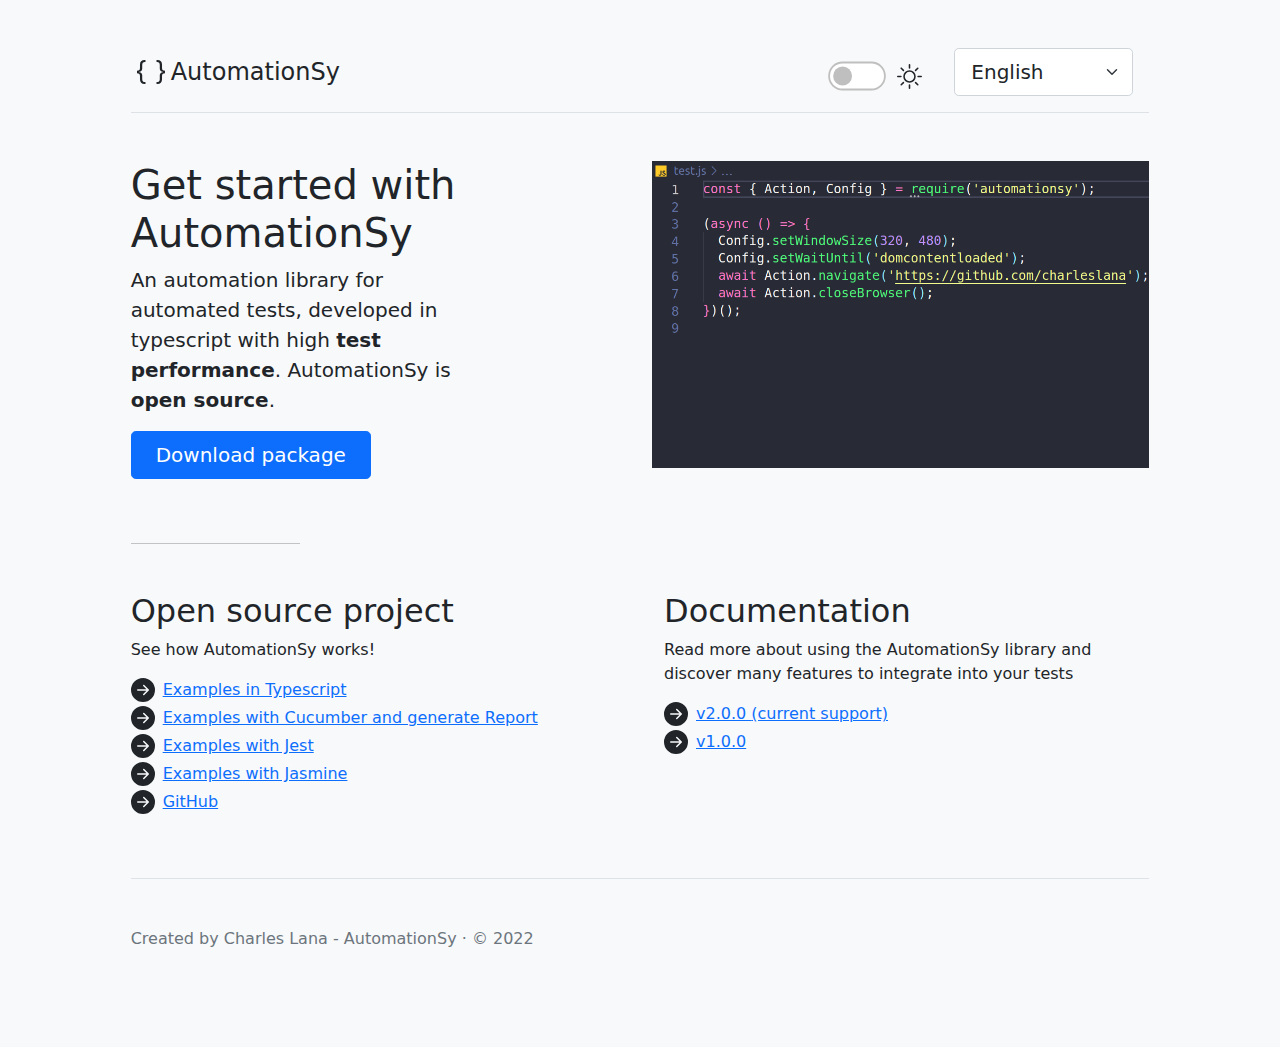
<file: index.html>
<!DOCTYPE html>
<html lang="pt-Br">
  <head>
    <meta charset="utf-8" />
    <meta name="viewport" content="width=device-width, initial-scale=1" />
    <meta
      name="description"
      content="Easy automated testing functions for beginners and advanced"
    />
    <meta name="author" content="Charles Lana" />
    <meta name="theme-color" content="#712cf9" />
    <title>AutomationSy DEV</title>
    <link
      rel="icon"
      href="assets/images/favicon.png"
      sizes="16x16"
      type="image/png"
    />
    <link
      href="assets/lib/bootstrap-5.0.2/css/bootstrap.min.css"
      rel="stylesheet"
    />
    <link
      href="assets/lib/light-switch-bootstrap/css/switch.css"
      rel="stylesheet"
    />
    <link href="assets/css/index.css" rel="stylesheet" />
  </head>
  <body>
    <div class="col-lg-10 mx-auto p-4 py-md-5">
      <header
        class="d-flex align-items-center pb-3 mb-5 border-bottom justify-content-between"
      >
        <a
          href="/"
          class="d-flex align-items-center text-dark text-decoration-none"
        >
          <svg
            xmlns="http://www.w3.org/2000/svg"
            width="40"
            height="32"
            fill="currentColor"
            class="bi bi-braces"
            viewBox="0 0 16 16"
            class="me-2"
            role="img"
          >
            <path
              d="M2.114 8.063V7.9c1.005-.102 1.497-.615 1.497-1.6V4.503c0-1.094.39-1.538 1.354-1.538h.273V2h-.376C3.25 2 2.49 2.759 2.49 4.352v1.524c0 1.094-.376 1.456-1.49 1.456v1.299c1.114 0 1.49.362 1.49 1.456v1.524c0 1.593.759 2.352 2.372 2.352h.376v-.964h-.273c-.964 0-1.354-.444-1.354-1.538V9.663c0-.984-.492-1.497-1.497-1.6zM13.886 7.9v.163c-1.005.103-1.497.616-1.497 1.6v1.798c0 1.094-.39 1.538-1.354 1.538h-.273v.964h.376c1.613 0 2.372-.759 2.372-2.352v-1.524c0-1.094.376-1.456 1.49-1.456V7.332c-1.114 0-1.49-.362-1.49-1.456V4.352C13.51 2.759 12.75 2 11.138 2h-.376v.964h.273c.964 0 1.354.444 1.354 1.538V6.3c0 .984.492 1.497 1.497 1.6z"
            />
          </svg>
          <span class="fs-4">AutomationSy</span>
        </a>
        <div class="d-flex">
          <div
            class="form-check form-switch ms-auto mt-3 me-3 d-none d-sm-block"
          >
            <label class="form-check-label ms-3" for="lightSwitch">
              <svg
                xmlns="http://www.w3.org/2000/svg"
                width="25"
                height="25"
                fill="currentColor"
                class="bi bi-brightness-high"
                viewBox="0 0 16 16"
              >
                <path
                  d="M8 11a3 3 0 1 1 0-6 3 3 0 0 1 0 6zm0 1a4 4 0 1 0 0-8 4 4 0 0 0 0 8zM8 0a.5.5 0 0 1 .5.5v2a.5.5 0 0 1-1 0v-2A.5.5 0 0 1 8 0zm0 13a.5.5 0 0 1 .5.5v2a.5.5 0 0 1-1 0v-2A.5.5 0 0 1 8 13zm8-5a.5.5 0 0 1-.5.5h-2a.5.5 0 0 1 0-1h2a.5.5 0 0 1 .5.5zM3 8a.5.5 0 0 1-.5.5h-2a.5.5 0 0 1 0-1h2A.5.5 0 0 1 3 8zm10.657-5.657a.5.5 0 0 1 0 .707l-1.414 1.415a.5.5 0 1 1-.707-.708l1.414-1.414a.5.5 0 0 1 .707 0zm-9.193 9.193a.5.5 0 0 1 0 .707L3.05 13.657a.5.5 0 0 1-.707-.707l1.414-1.414a.5.5 0 0 1 .707 0zm9.193 2.121a.5.5 0 0 1-.707 0l-1.414-1.414a.5.5 0 0 1 .707-.707l1.414 1.414a.5.5 0 0 1 0 .707zM4.464 4.465a.5.5 0 0 1-.707 0L2.343 3.05a.5.5 0 1 1 .707-.707l1.414 1.414a.5.5 0 0 1 0 .708z"
                />
              </svg>
            </label>
            <input class="form-check-input" type="checkbox" id="lightSwitch" />
          </div>
          <div class="dropdown mx-3 d-none d-sm-block">
            <div class="input-group input-group-lg">
              <select
                class="form-select"
                aria-label="Select Language"
                id="selectLanguage"
              >
                <option value="pt" selected data-lang-str="selectPt">
                  Português
                </option>
                <option value="en" data-lang-str="selectEn">Inglês</option>
              </select>
            </div>
          </div>
        </div>
      </header>
      <main>
        <div class="row">
          <div class="col-lg-6">
            <h1 data-lang-str="indexGetStartedTitle">
              Comece com o AutomationSy
            </h1>
            <p class="fs-5 col-md-8" data-lang-str="indexGetStartedText">
              Uma biblioteca de automação para testes automatizados,
              desenvolvida em typescript com alta <b>performance dos testes</b>.
              AutomationSy é <b>open source</b>.
            </p>
            <div class="mb-5">
              <a
                href="https://www.npmjs.com/package/automationsy"
                class="btn btn-primary btn-lg px-4"
                target="_blank"
                data-lang-str="indexGetStartedButton"
                >Baixar package</a
              >
            </div>
          </div>
          <div class="col-lg-6">
            <img
              src="assets/images/demo.png"
              class="img-fluid mb-4"
              alt="AutomationSy test demo"
            />
          </div>
        </div>
        <hr class="col-3 col-md-2 mb-5" />
        <div class="row g-5">
          <div class="col-md-6">
            <h2 data-lang-str="indexOpenSourceTitle">Projeto open source</h2>
            <p data-lang-str="indexOpenSourceText">
              Veja como funciona o AutomationSy!
            </p>
            <ul class="icon-list ps-0">
              <li class="d-flex align-items-start mb-1">
                <a
                  href="https://github.com/charleslana/automationsy/tree/master/examples"
                  rel="noopener"
                  target="_blank"
                  data-lang-str="indexOpenSourceLinkExampleTypescript"
                  >Exemplos em Typescript</a
                >
              </li>
              <li class="d-flex align-items-start mb-1">
                <a
                  href="https://github.com/charleslana/automationsy-cucumber"
                  rel="noopener"
                  target="_blank"
                  data-lang-str="indexOpenSourceLinkExampleCucumber"
                  >Exemplos com Cucumber e gerar Relatório</a
                >
              </li>
              <li class="d-flex align-items-start mb-1">
                <a
                  href="https://github.com/charleslana/automationsy-jest"
                  rel="noopener"
                  target="_blank"
                  data-lang-str="indexOpenSourceLinkExampleJest"
                  >Exemplos com Jest</a
                >
              </li>
              <li class="d-flex align-items-start mb-1">
                <a
                  href="https://github.com/charleslana/automationsy-jasmine"
                  rel="noopener"
                  target="_blank"
                  data-lang-str="indexOpenSourceLinkExampleJasmine"
                  >Exemplos com Jasmine</a
                >
              </li>
              <li class="d-flex align-items-start mb-1">
                <a
                  href="https://github.com/charleslana/automationsy"
                  rel="noopener"
                  target="_blank"
                  data-lang-str="indexOpenSourceLinkGithub"
                  >GitHub</a
                >
              </li>
            </ul>
          </div>
          <div class="col-md-6">
            <h2 data-lang-str="indexDocumentationTitle">Documentação</h2>
            <p data-lang-str="indexDocumentationText">
              Leia mais sobre o uso da biblioteca AutomationSy e descubra
              diversas funcionalidades para integrar aos seus testes
            </p>
            <ul class="icon-list ps-0">
              <li class="d-flex align-items-start mb-1">
                <a href="docs-v2.html#start" target="_blank"
                  >v2.0.0
                  <span data-lang-str="indexDocumentationNewVersion"
                    >(current support)</span
                  ></a
                >
              </li>
              <li class="d-flex align-items-start mb-1">
                <a href="docs.html#start" target="_blank">v1.0.0</a>
              </li>
            </ul>
          </div>
        </div>
      </main>
      <footer
        class="pt-5 my-5 text-muted border-top"
        data-lang-str="footerText"
      >
        Created by Charles Lana - AutomationSy &middot; &copy; 2022
      </footer>
    </div>
    <script src="assets/lib/bootstrap-5.0.2/js/bootstrap.bundle.min.js"></script>
    <script src="assets/lib/light-switch-bootstrap/js/switch.js"></script>
    <script src="assets/js/i18n.js"></script>
  </body>
</html>
</file>
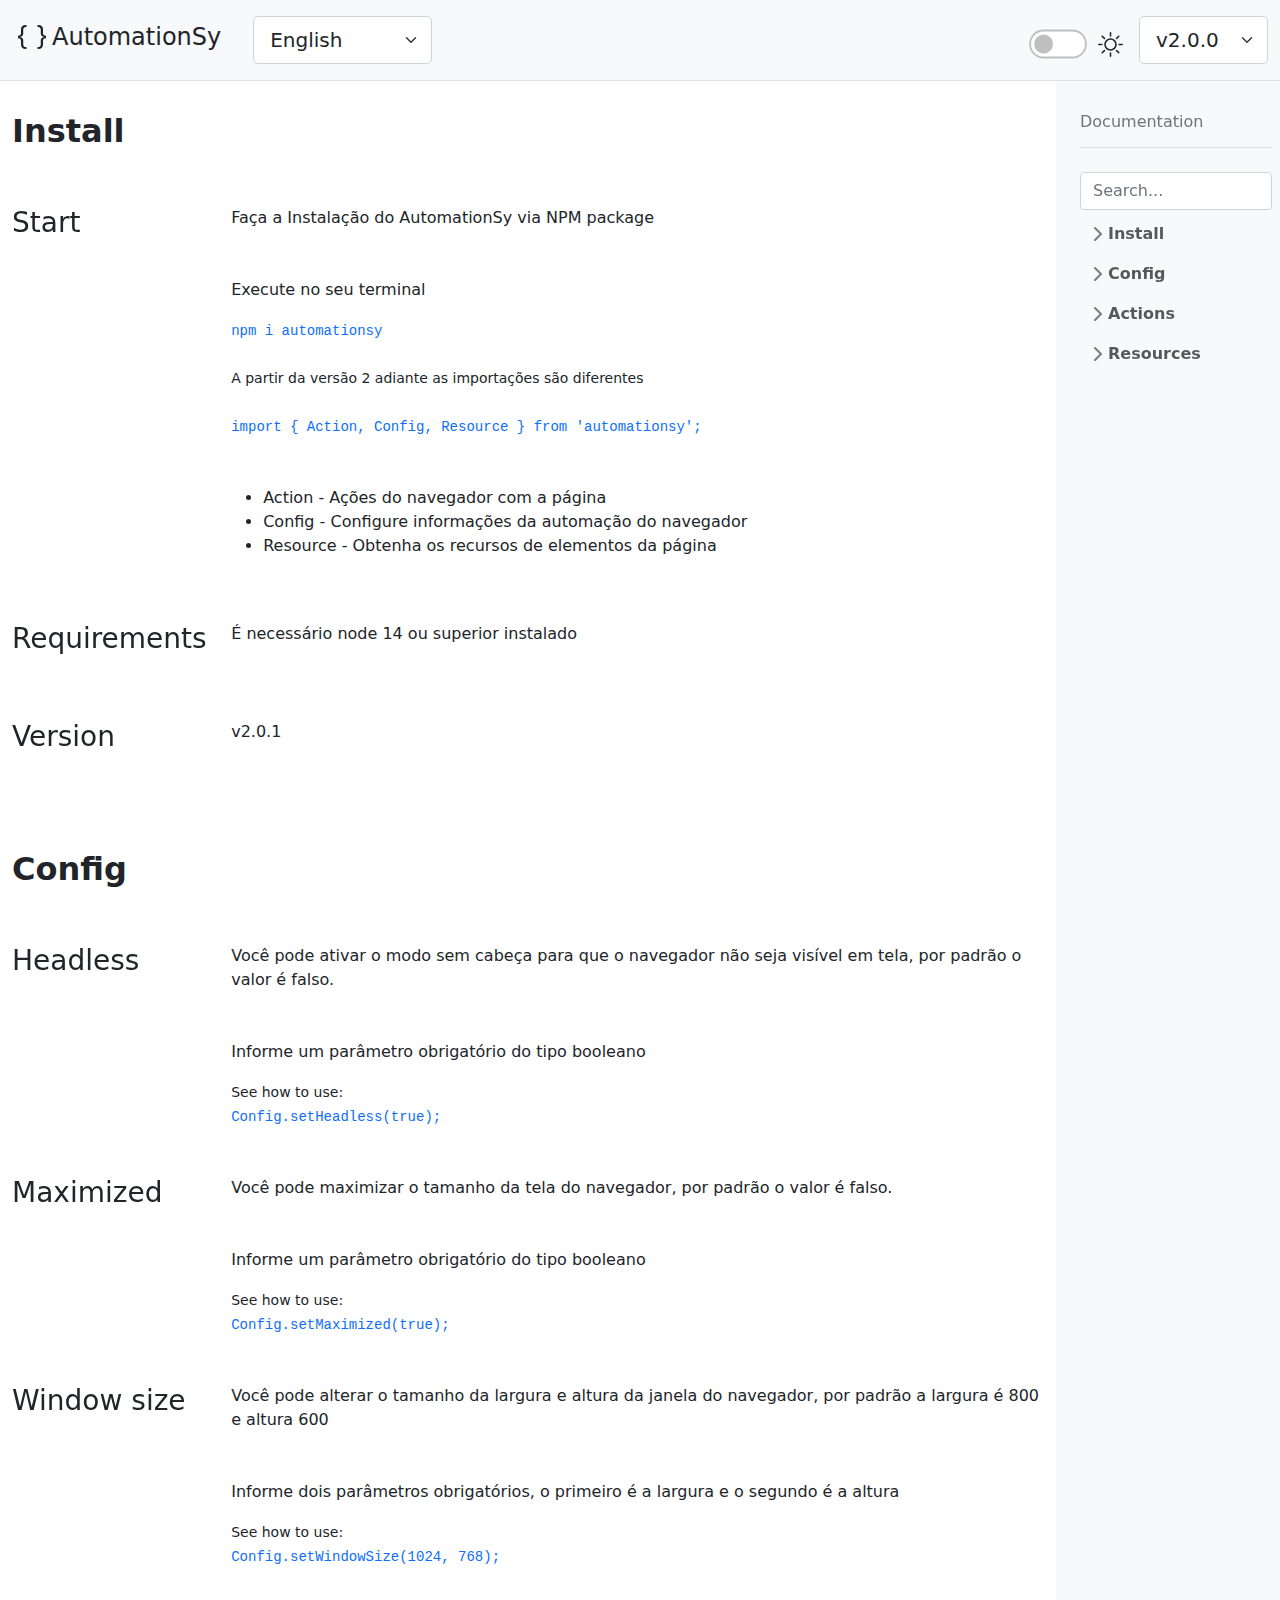
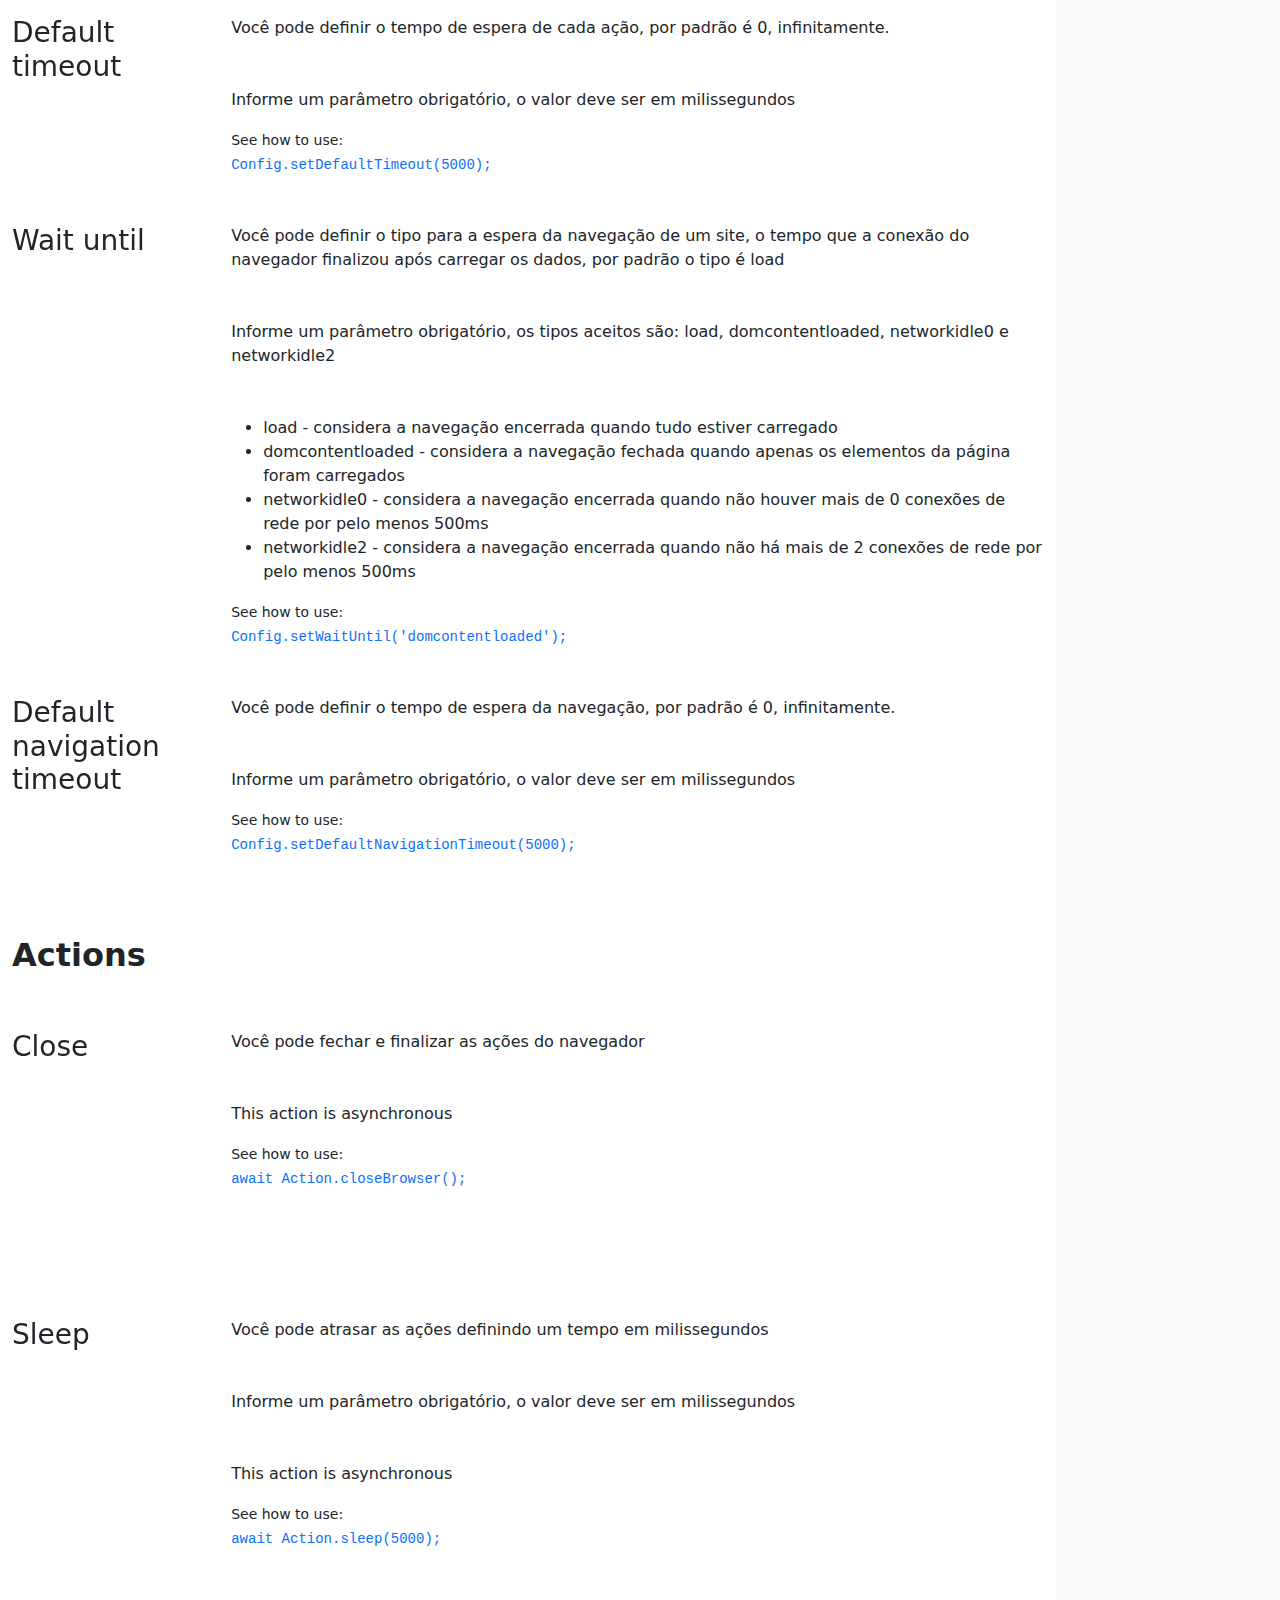
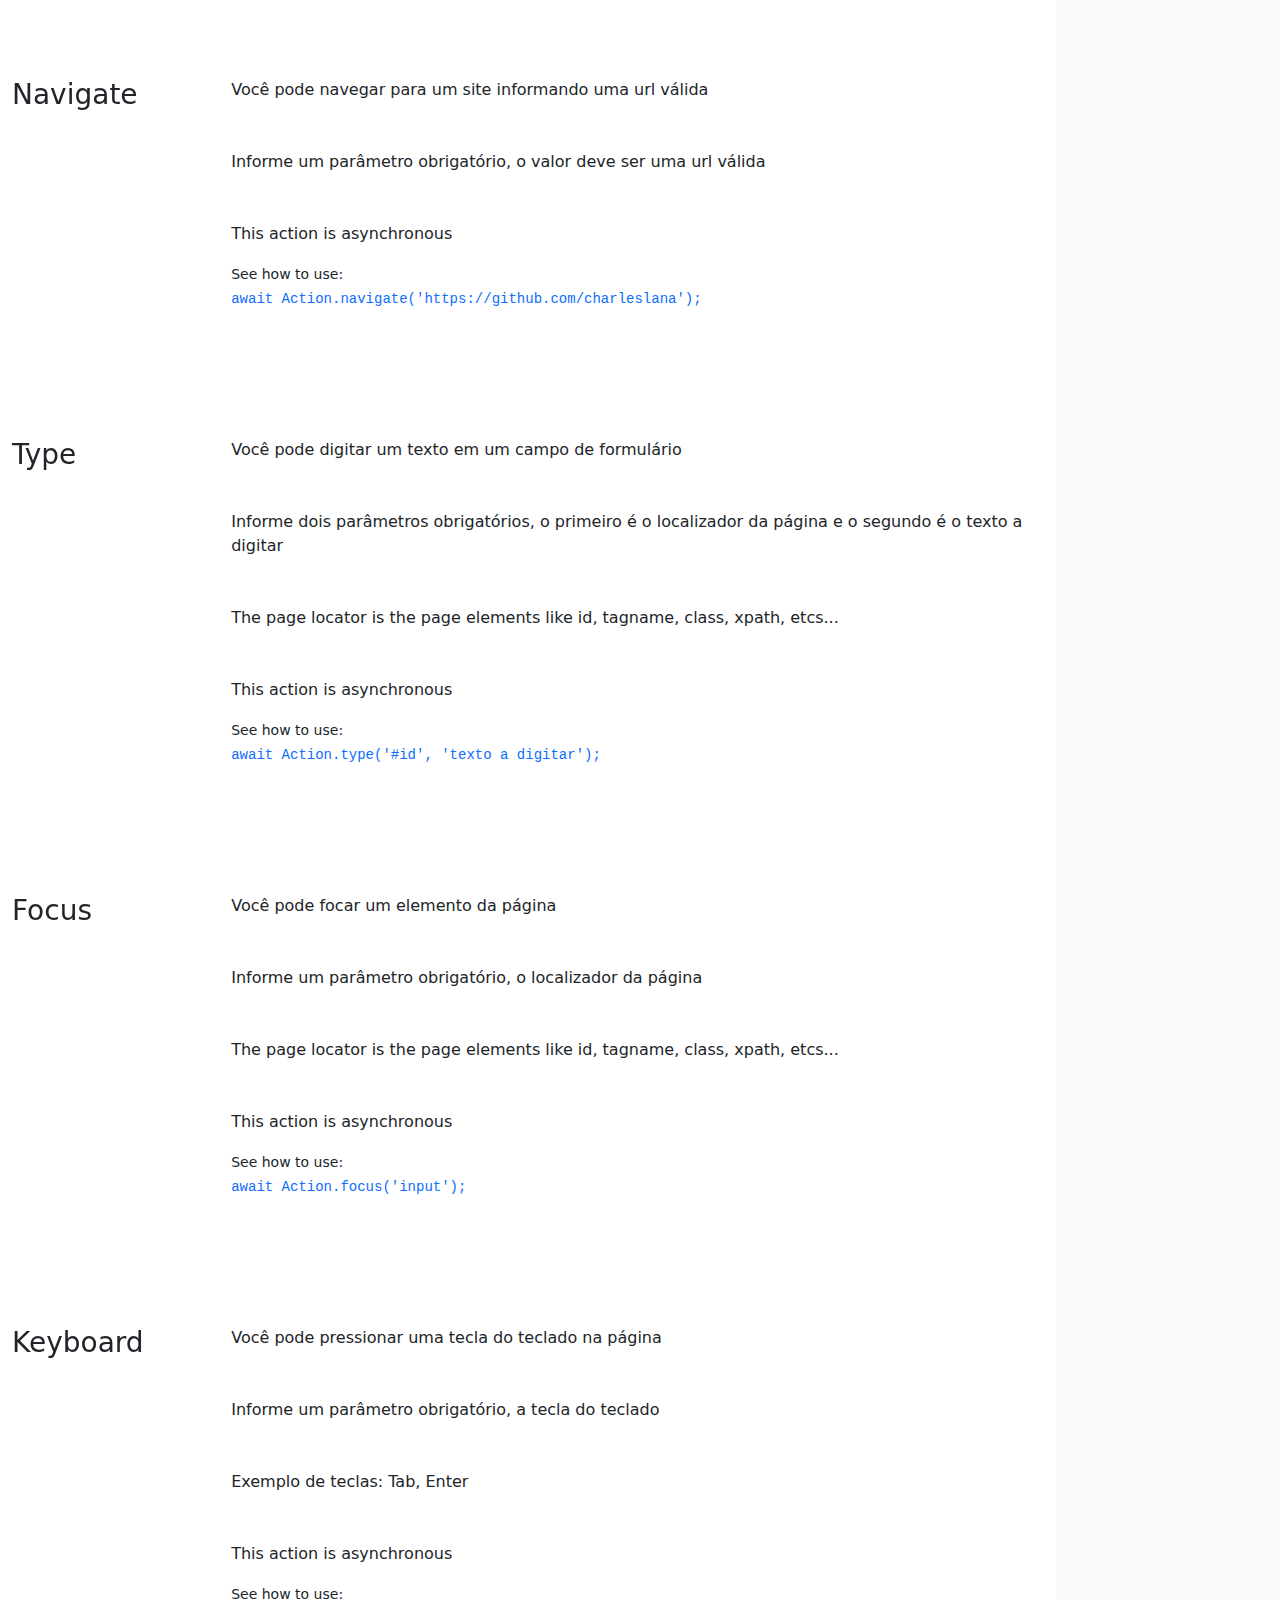
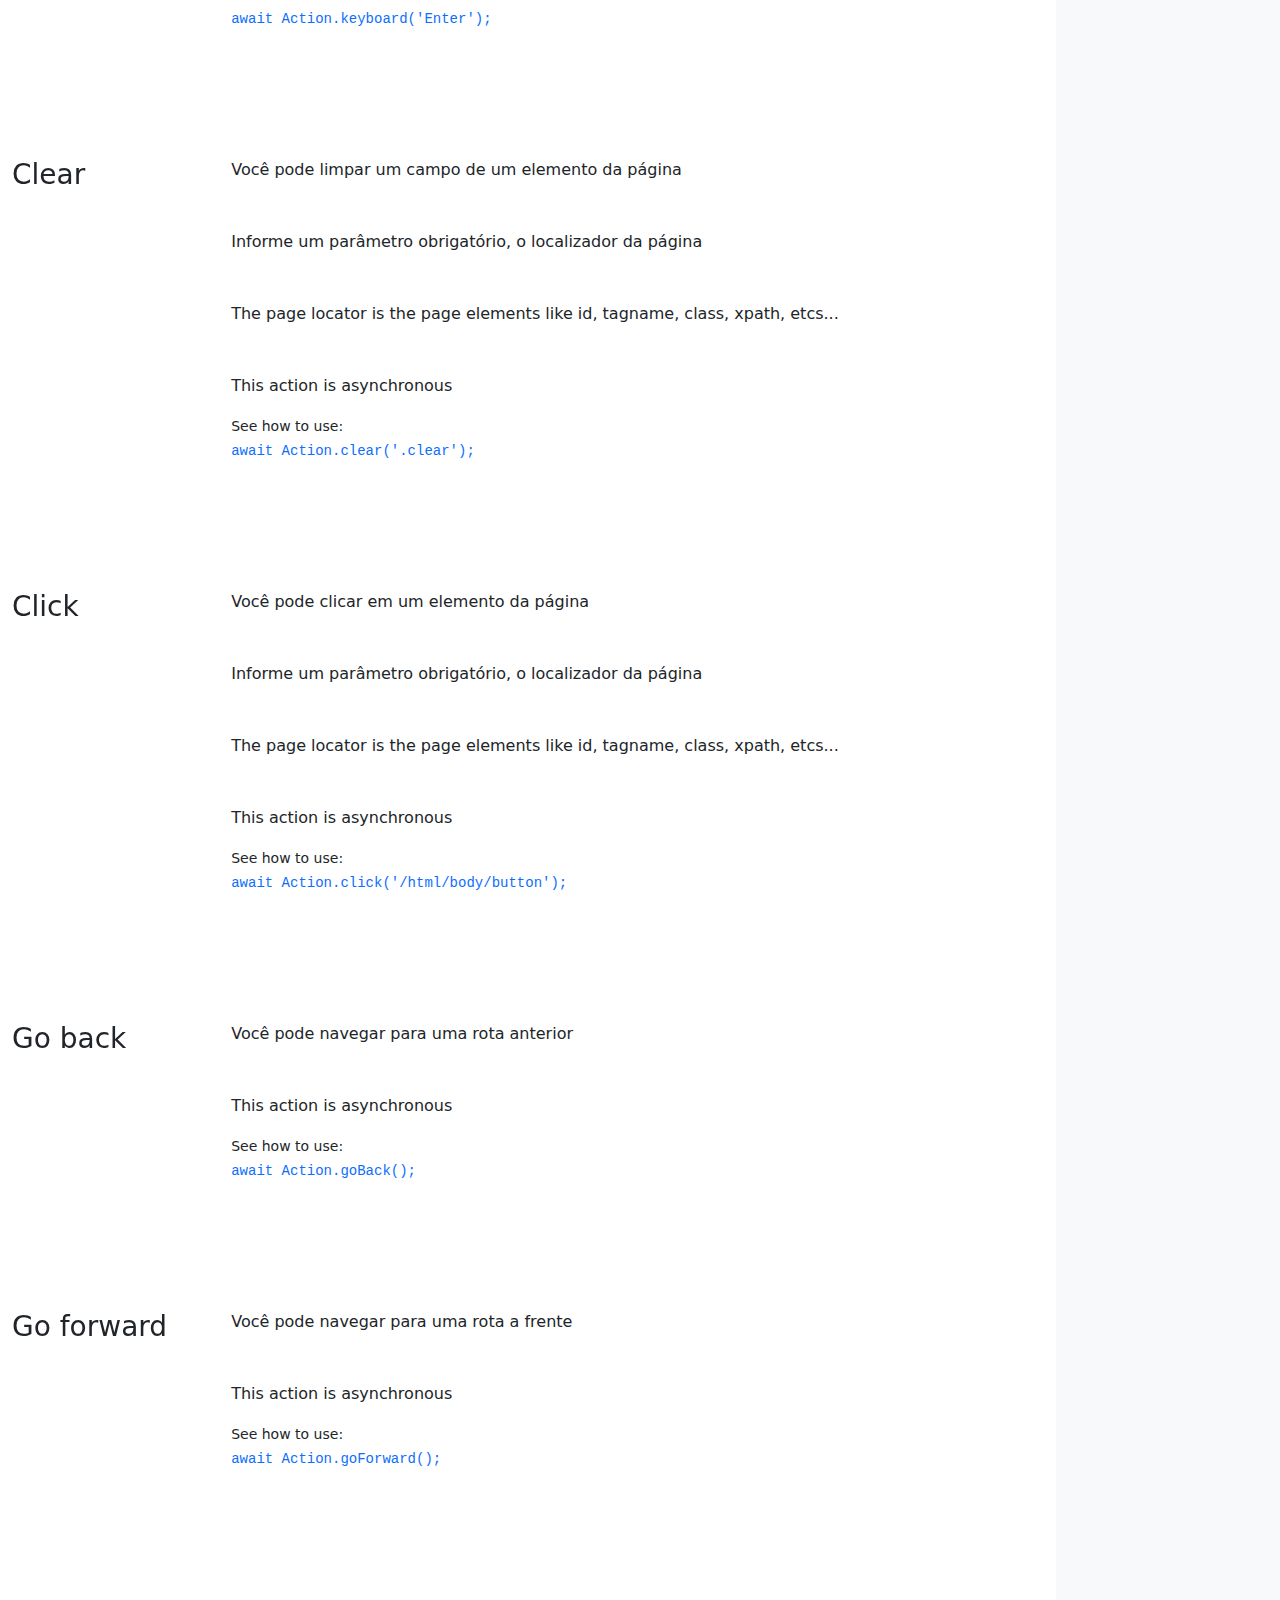
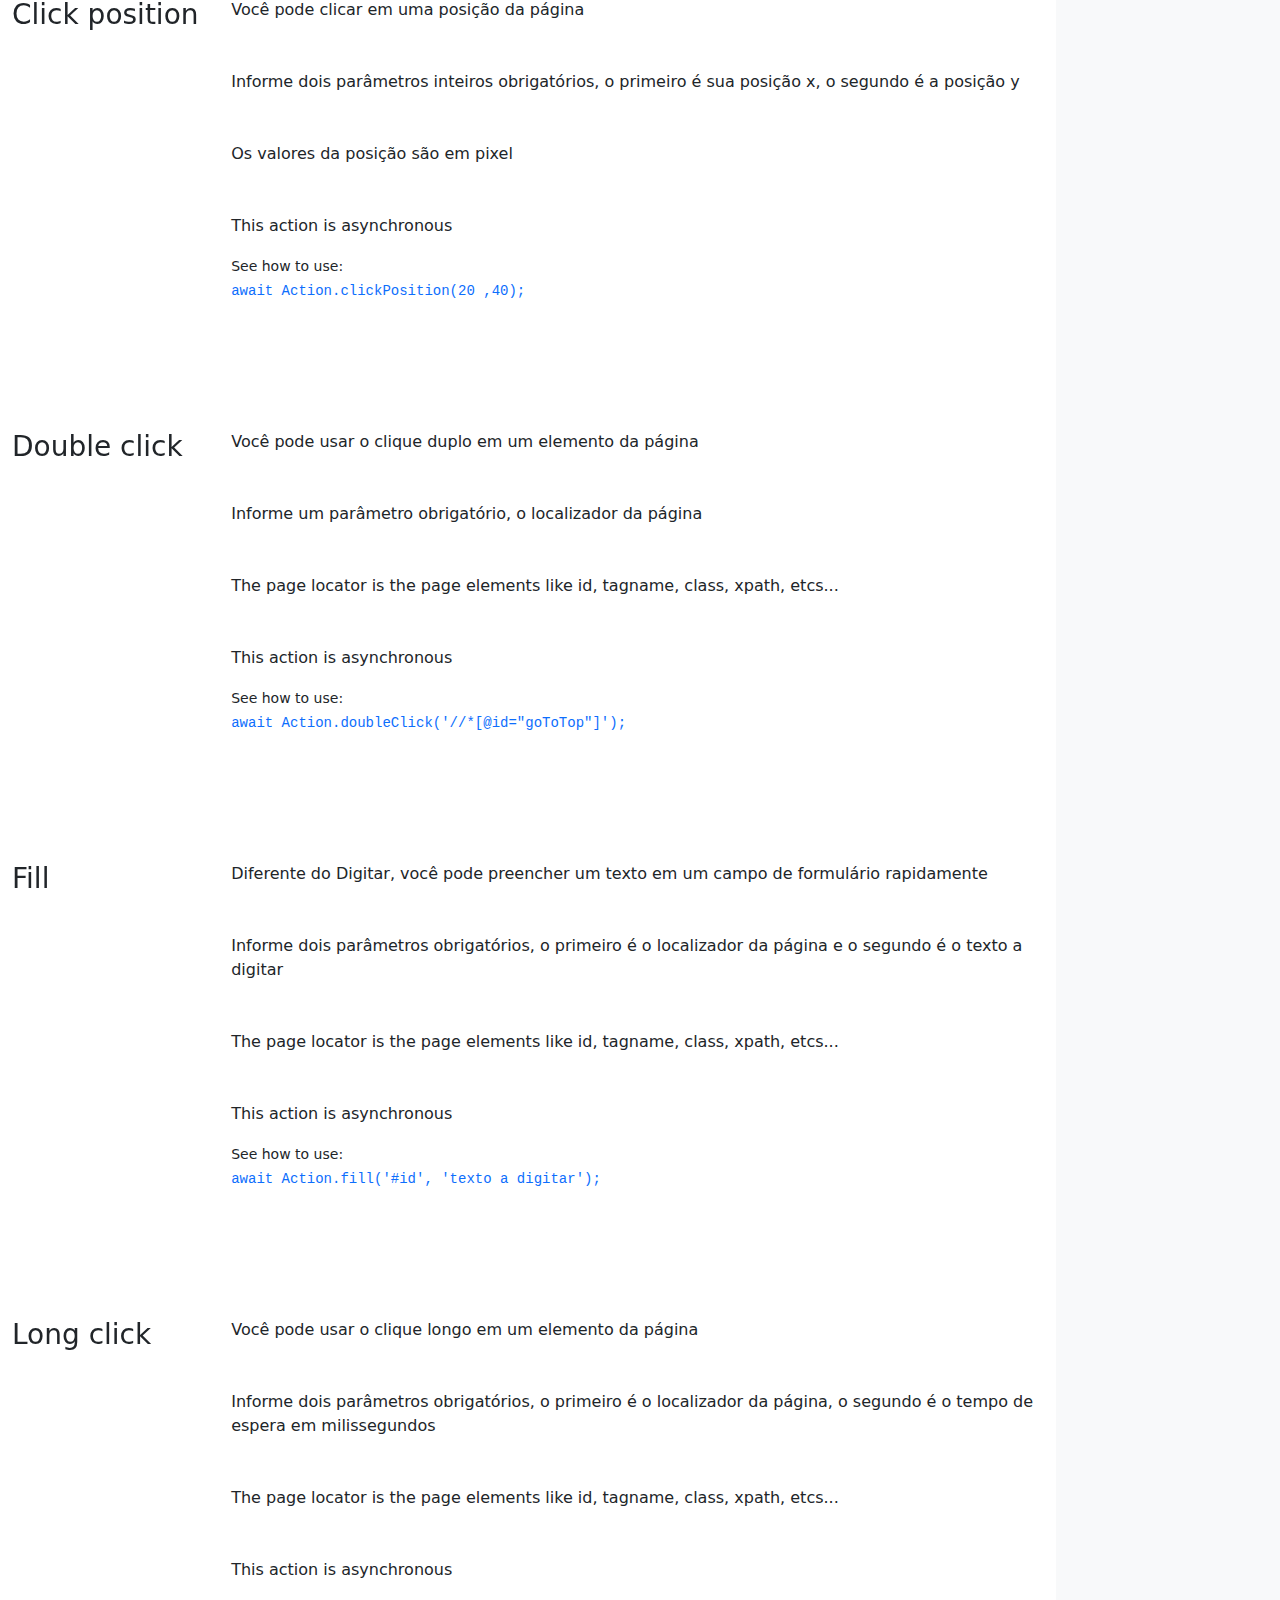
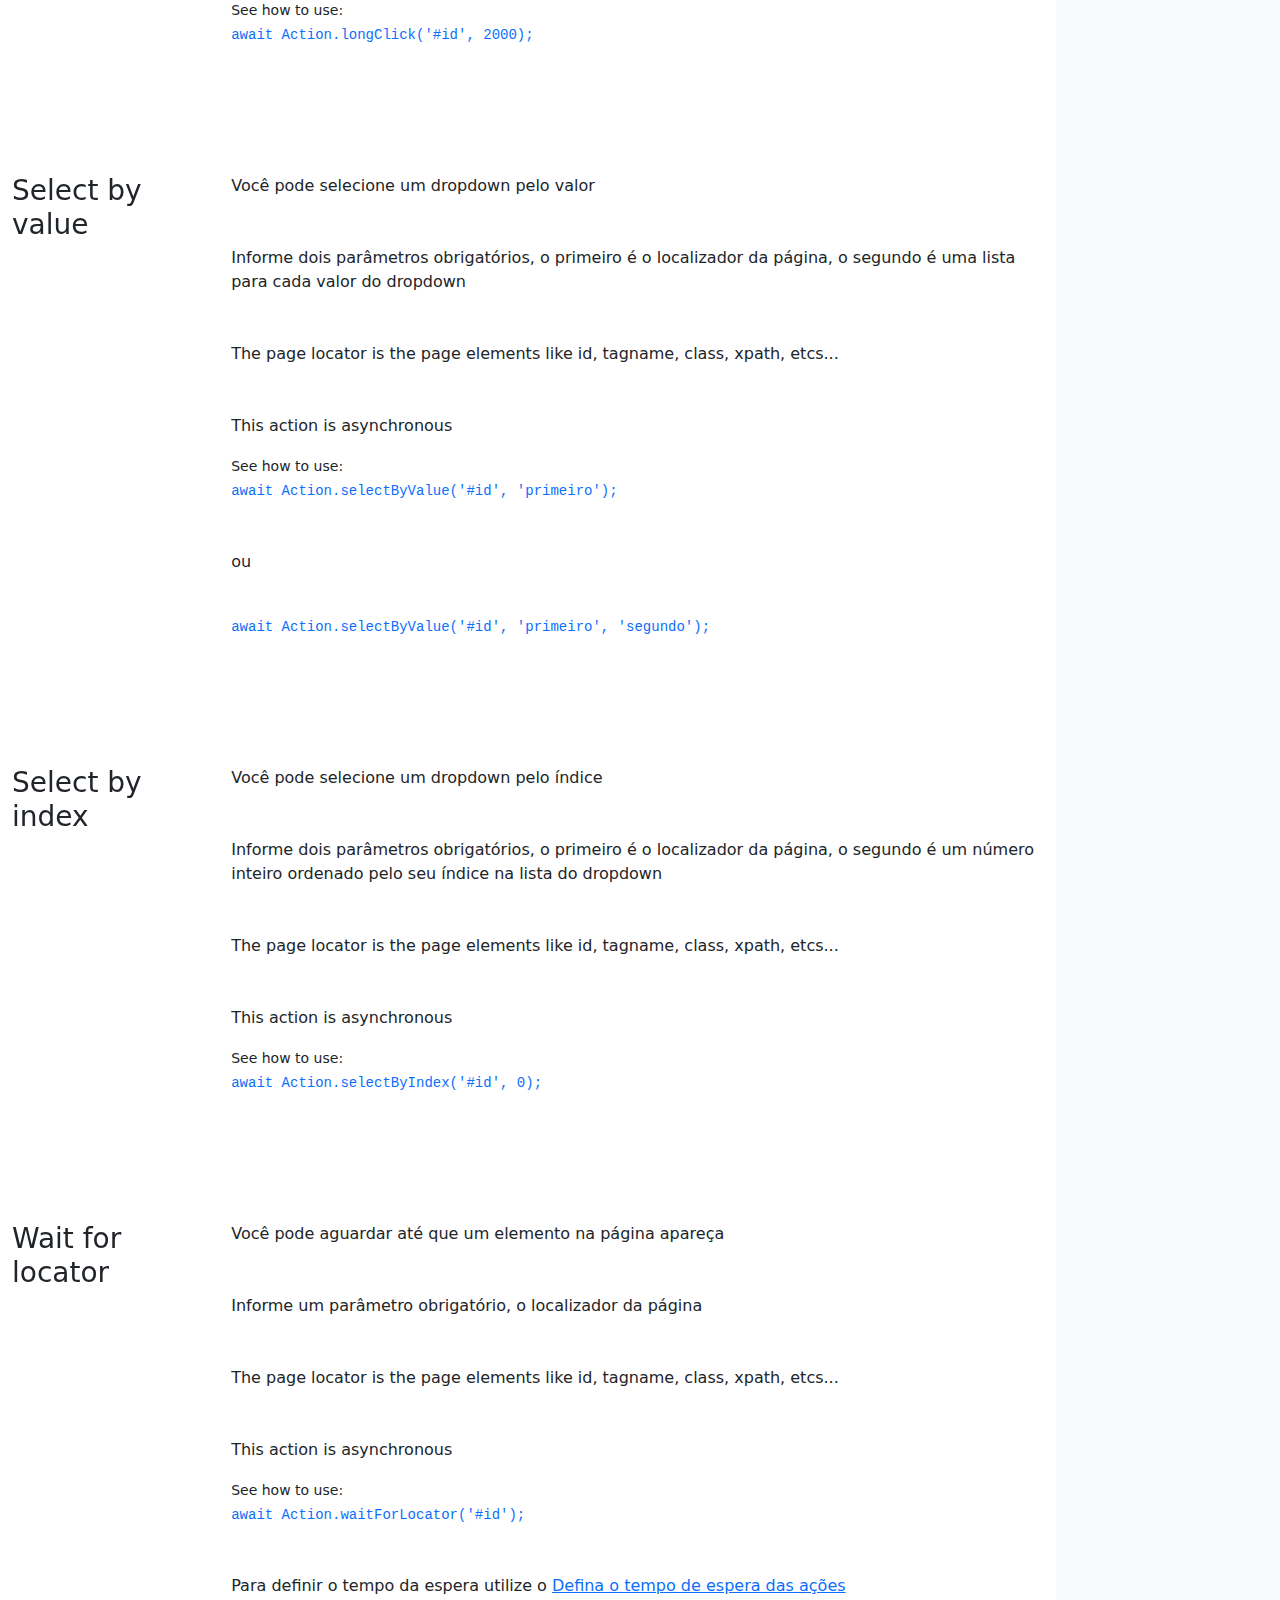
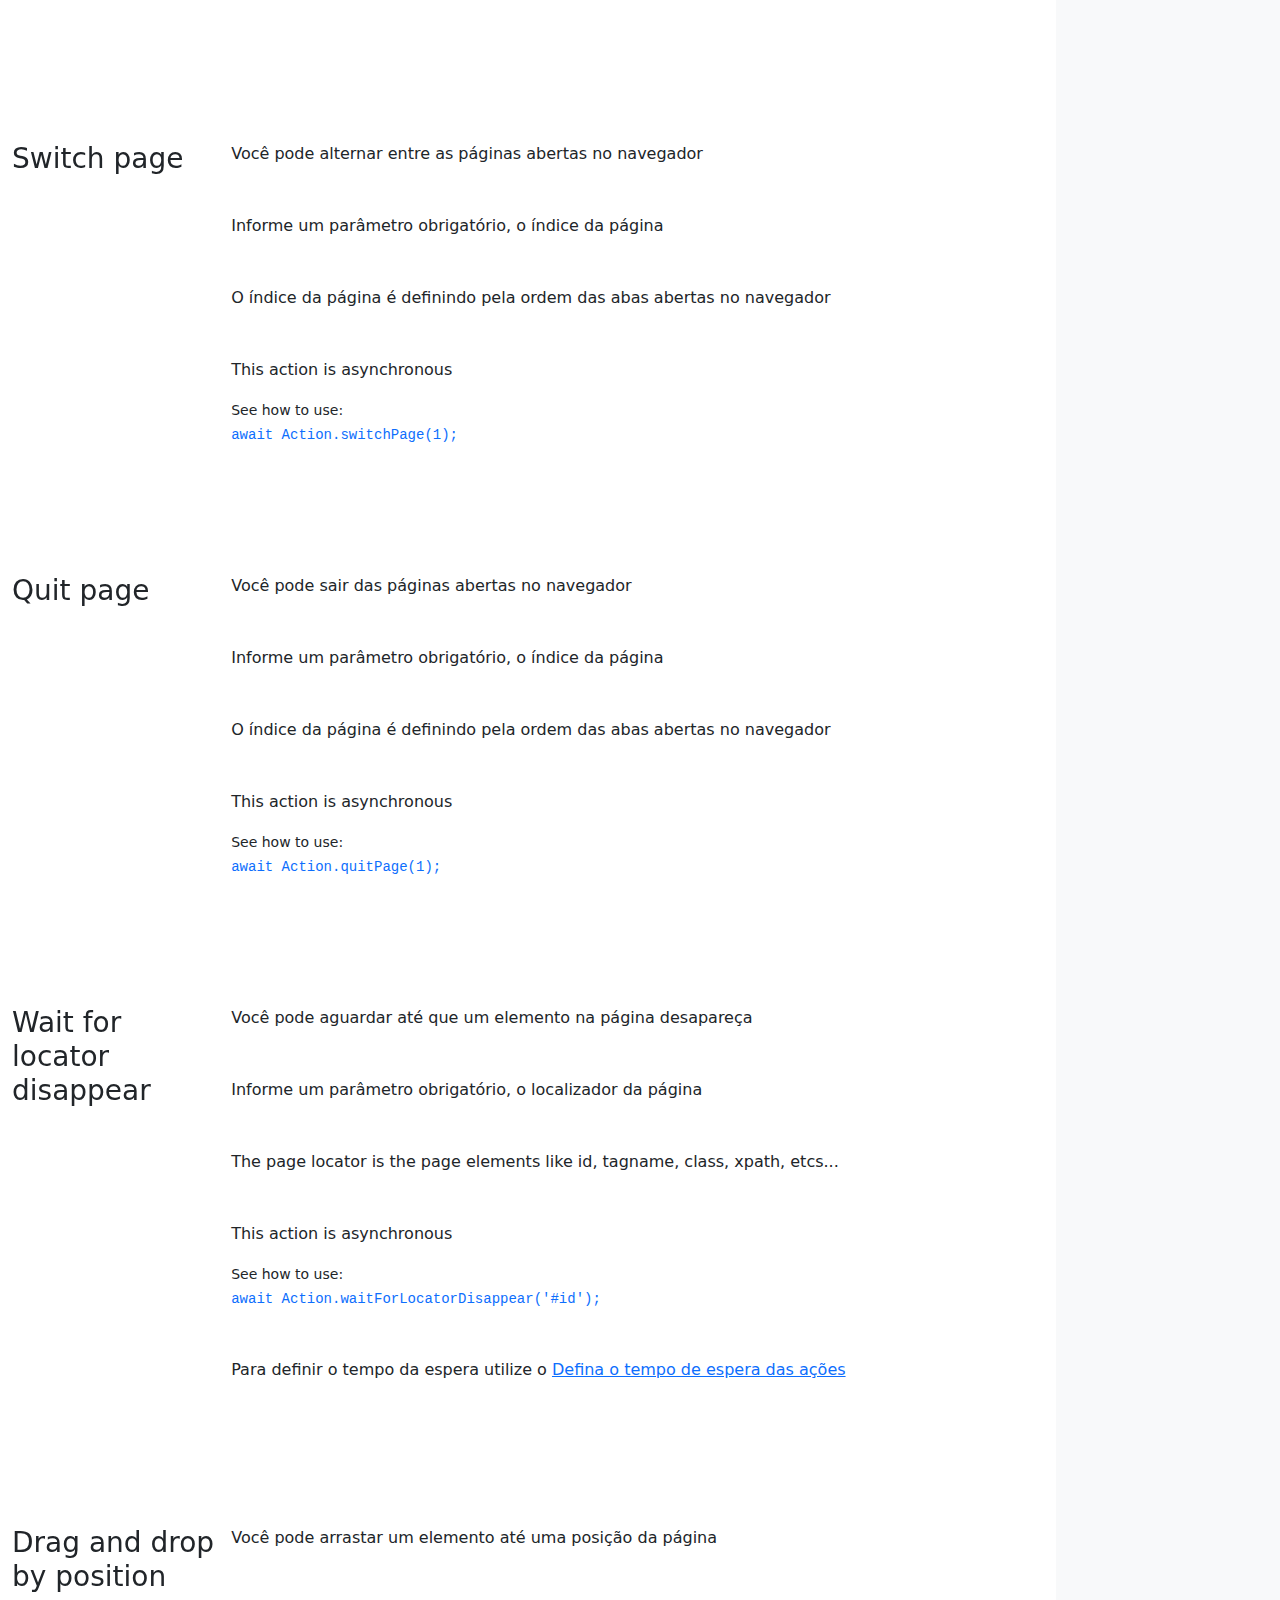
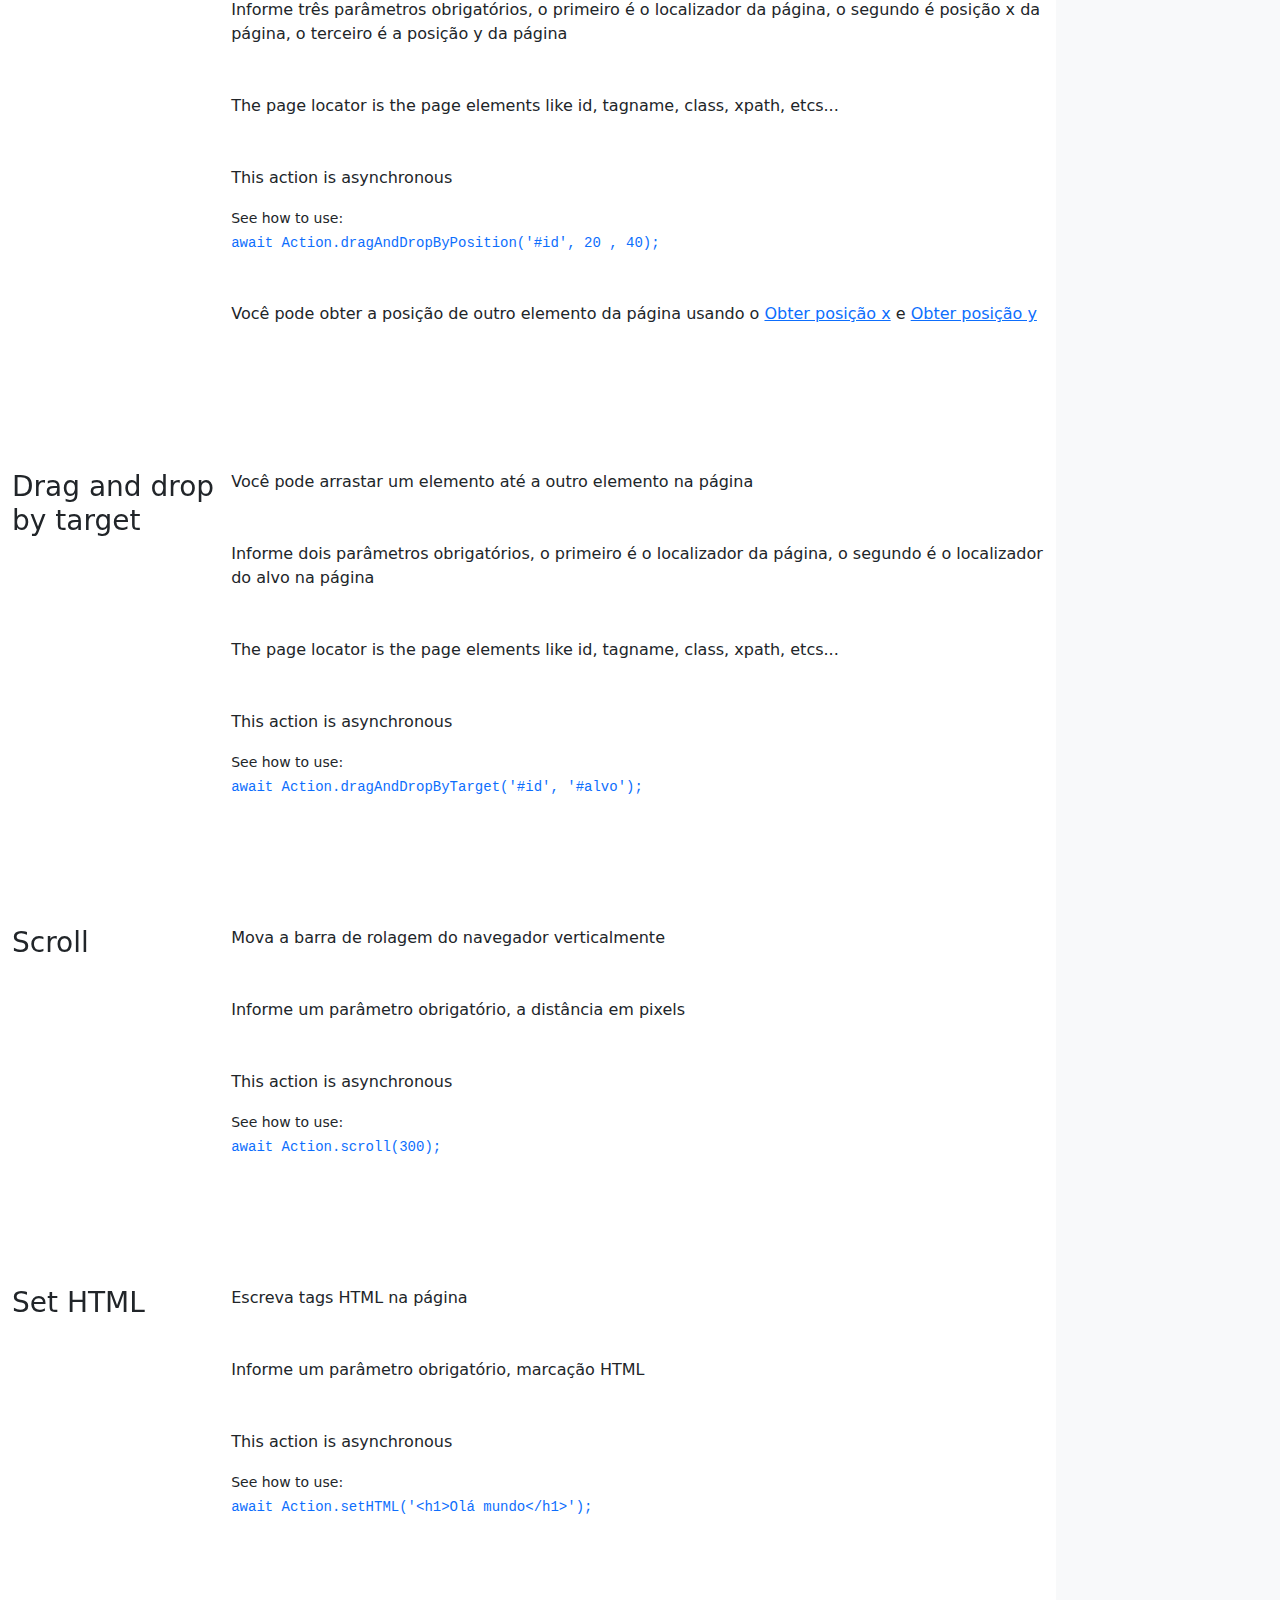
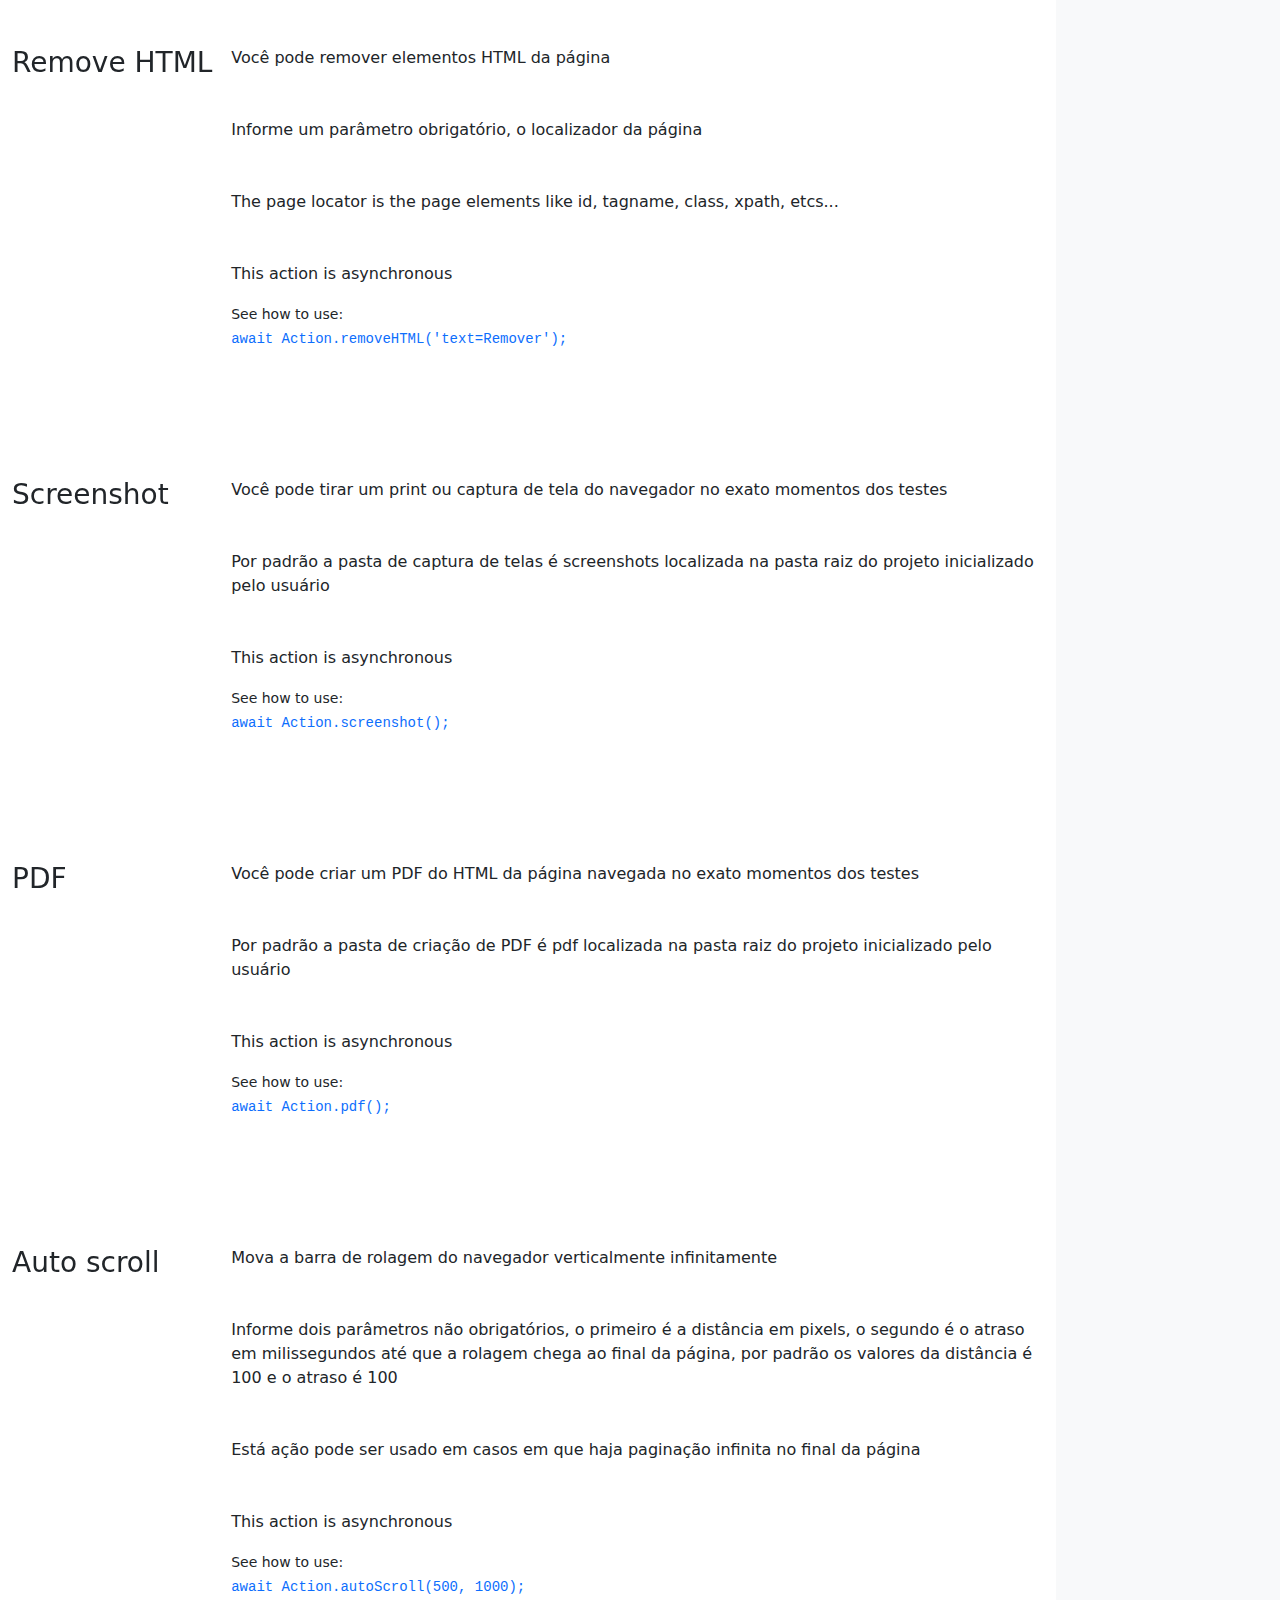
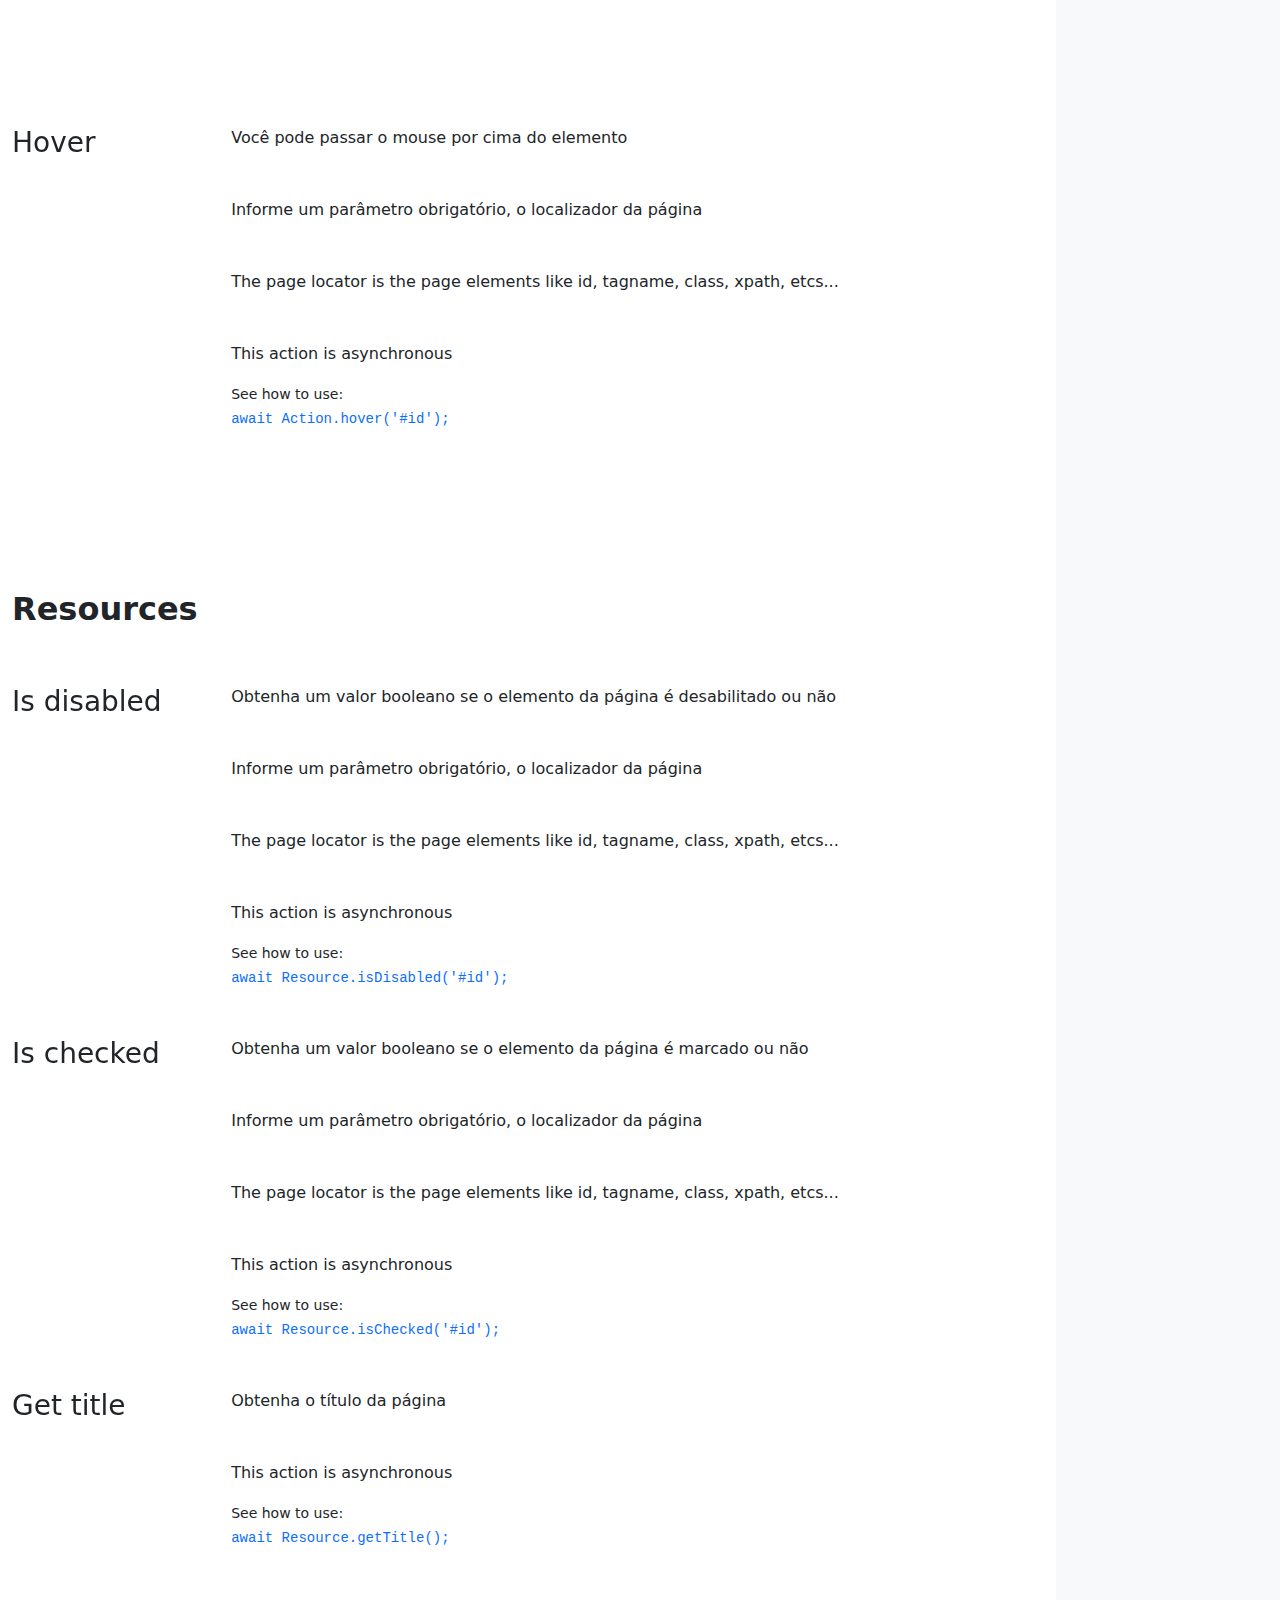
<file: docs-v2.html>
<!DOCTYPE html>
<html lang="pt-Br">
  <head>
    <meta charset="utf-8" />
    <meta name="viewport" content="width=device-width, initial-scale=1" />
    <meta
      name="description"
      content="Easy automated testing functions for beginners and advanced"
    />
    <meta name="author" content="Charles Lana" />
    <meta name="theme-color" content="#712cf9" />
    <title>AutomationSy Docs v2</title>
    <link
      rel="icon"
      href="assets/images/favicon.png"
      sizes="16x16"
      type="image/png"
    />
    <link
      href="assets/lib/bootstrap-5.0.2/css/bootstrap.min.css"
      rel="stylesheet"
    />
    <link
      href="assets/lib/light-switch-bootstrap/css/switch.css"
      rel="stylesheet"
    />
    <link
      href="assets/lib/light-switch-bootstrap/css/switch.css"
      rel="stylesheet"
    />
    <link href="assets/css/docs.css" rel="stylesheet" />
  </head>
  <body class="bg-light">
    <header
      class="bd-header bg-dark py-3 d-flex align-items-stretch border-bottom border-dark"
    >
      <div
        class="container-fluid d-flex align-items-center justify-content-between"
      >
        <div class="d-flex">
          <a class="navbar-brand" href="index.html">
            <h1 class="d-flex align-items-center fs-4 text-dark mb-0">
              <svg
                xmlns="http://www.w3.org/2000/svg"
                width="40"
                height="32"
                fill="currentColor"
                class="bi bi-braces"
                viewBox="0 0 16 16"
                class="me-2"
                role="img"
              >
                <path
                  d="M2.114 8.063V7.9c1.005-.102 1.497-.615 1.497-1.6V4.503c0-1.094.39-1.538 1.354-1.538h.273V2h-.376C3.25 2 2.49 2.759 2.49 4.352v1.524c0 1.094-.376 1.456-1.49 1.456v1.299c1.114 0 1.49.362 1.49 1.456v1.524c0 1.593.759 2.352 2.372 2.352h.376v-.964h-.273c-.964 0-1.354-.444-1.354-1.538V9.663c0-.984-.492-1.497-1.497-1.6zM13.886 7.9v.163c-1.005.103-1.497.616-1.497 1.6v1.798c0 1.094-.39 1.538-1.354 1.538h-.273v.964h.376c1.613 0 2.372-.759 2.372-2.352v-1.524c0-1.094.376-1.456 1.49-1.456V7.332c-1.114 0-1.49-.362-1.49-1.456V4.352C13.51 2.759 12.75 2 11.138 2h-.376v.964h.273c.964 0 1.354.444 1.354 1.538V6.3c0 .984.492 1.497 1.497 1.6z"
                />
              </svg>
              AutomationSy
            </h1>
          </a>
          <div class="dropdown mx-3 d-none d-sm-block">
            <div class="input-group input-group-lg">
              <select
                class="form-select"
                aria-label="Select Language"
                id="selectLanguage"
              >
                <option value="pt" selected data-lang-str="selectPt">
                  Português
                </option>
                <option value="en" data-lang-str="selectEn">Inglês</option>
              </select>
            </div>
          </div>
        </div>
        <div class="d-flex">
          <div
            class="form-check form-switch ms-auto mt-3 me-3 d-none d-md-block"
          >
            <label class="form-check-label ms-3" for="lightSwitch">
              <svg
                xmlns="http://www.w3.org/2000/svg"
                width="25"
                height="25"
                fill="currentColor"
                class="bi bi-brightness-high"
                viewBox="0 0 16 16"
              >
                <path
                  d="M8 11a3 3 0 1 1 0-6 3 3 0 0 1 0 6zm0 1a4 4 0 1 0 0-8 4 4 0 0 0 0 8zM8 0a.5.5 0 0 1 .5.5v2a.5.5 0 0 1-1 0v-2A.5.5 0 0 1 8 0zm0 13a.5.5 0 0 1 .5.5v2a.5.5 0 0 1-1 0v-2A.5.5 0 0 1 8 13zm8-5a.5.5 0 0 1-.5.5h-2a.5.5 0 0 1 0-1h2a.5.5 0 0 1 .5.5zM3 8a.5.5 0 0 1-.5.5h-2a.5.5 0 0 1 0-1h2A.5.5 0 0 1 3 8zm10.657-5.657a.5.5 0 0 1 0 .707l-1.414 1.415a.5.5 0 1 1-.707-.708l1.414-1.414a.5.5 0 0 1 .707 0zm-9.193 9.193a.5.5 0 0 1 0 .707L3.05 13.657a.5.5 0 0 1-.707-.707l1.414-1.414a.5.5 0 0 1 .707 0zm9.193 2.121a.5.5 0 0 1-.707 0l-1.414-1.414a.5.5 0 0 1 .707-.707l1.414 1.414a.5.5 0 0 1 0 .707zM4.464 4.465a.5.5 0 0 1-.707 0L2.343 3.05a.5.5 0 1 1 .707-.707l1.414 1.414a.5.5 0 0 1 0 .708z"
                />
              </svg>
            </label>
            <input class="form-check-input" type="checkbox" id="lightSwitch" />
          </div>
          <div class="dropdown d-none d-sm-block">
            <div class="input-group input-group-lg">
              <select
                class="form-select"
                aria-label="Select Version"
                id="selectVersion"
              >
                <option value="1">v1.0.0</option>
                <option value="2" selected>v2.0.0</option>
              </select>
            </div>
          </div>
        </div>
      </div>
    </header>
    <aside
      class="bd-aside sticky-xl-top text-muted align-self-start mb-3 mb-xl-5 px-2"
    >
      <h2
        class="h6 pt-5 pb-3 mb-4 border-bottom"
        data-lang-str="docDocumentationTitle"
      >
        Documentação
      </h2>
      <input
        type="text"
        class="form-control"
        id="search"
        placeholder="Pesquisar..."
        data-lang-str="docSearchInput"
      />
      <nav class="small" id="toc">
        <ul class="list-unstyled">
          <li class="my-2">
            <button
              class="btn d-inline-flex align-items-center collapsed"
              data-bs-toggle="collapse"
              aria-expanded="false"
              data-bs-target="#install-collapse"
              aria-controls="install-collapse"
              data-lang-str="docInstallTitle"
            >
              Instalação
            </button>
            <ul class="list-unstyled ps-3 collapse" id="install-collapse">
              <li>
                <a
                  class="d-inline-flex align-items-center rounded"
                  href="#start"
                  data-lang-str="docStartTitle"
                  >Início</a
                >
              </li>
              <li>
                <a
                  class="d-inline-flex align-items-center rounded"
                  href="#requirements"
                  data-lang-str="docRequirementsTitle"
                  >Requerimentos</a
                >
              </li>
              <li>
                <a
                  class="d-inline-flex align-items-center rounded"
                  href="#version"
                  data-lang-str="docVersionTitle"
                  >Versão</a
                >
              </li>
            </ul>
          </li>
          <li class="my-2">
            <button
              class="btn d-inline-flex align-items-center collapsed"
              data-bs-toggle="collapse"
              aria-expanded="false"
              data-bs-target="#settings-collapse"
              aria-controls="settings-collapse"
              data-lang-str="docConfigTitle"
            >
              Configuração
            </button>
            <ul class="list-unstyled ps-3 collapse" id="settings-collapse">
              <li>
                <a
                  class="d-inline-flex align-items-center rounded"
                  href="#headless"
                  data-lang-str="docHeadlessTitle"
                  >Modo sem cabeça</a
                >
              </li>
              <li>
                <a
                  class="d-inline-flex align-items-center rounded"
                  href="#maximized"
                  data-lang-str="docMaximizedTitle"
                  >Defina a tela ao máximo</a
                >
              </li>
              <li>
                <a
                  class="d-inline-flex align-items-center rounded"
                  href="#windowSize"
                  data-lang-str="docWindowSizeTitle"
                  >Defina a altura e largura da janela</a
                >
              </li>
              <li>
                <a
                  class="d-inline-flex align-items-center rounded"
                  href="#defaultTimeout"
                  data-lang-str="docDefaultTimeoutTitle"
                  >Defina o tempo de espera das ações</a
                >
              </li>
              <li>
                <a
                  class="d-inline-flex align-items-center rounded"
                  href="#waitUntil"
                  data-lang-str="docWaitUntilTitle"
                  >Espere até</a
                >
              </li>
              <li>
                <a
                  class="d-inline-flex align-items-center rounded"
                  href="#defaultNavigationTimeout"
                  data-lang-str="docDefaultNavigationTimeoutTitle"
                  >Defina o tempo de espera da navegação</a
                >
              </li>
            </ul>
          </li>
          <li class="my-2">
            <button
              class="btn d-inline-flex align-items-center collapsed"
              data-bs-toggle="collapse"
              aria-expanded="false"
              data-bs-target="#actions-collapse"
              aria-controls="actions-collapse"
              data-lang-str="docActionsTitle"
            >
              Ações
            </button>
            <ul class="list-unstyled ps-3 collapse" id="actions-collapse">
              <li>
                <a
                  class="d-inline-flex align-items-center rounded"
                  href="#close"
                  data-lang-str="docCloseTitle"
                  >Fechar</a
                >
              </li>
              <li>
                <a
                  class="d-inline-flex align-items-center rounded"
                  href="#sleep"
                  data-lang-str="docSleepTitle"
                  >Atrasar</a
                >
              </li>
              <li>
                <a
                  class="d-inline-flex align-items-center rounded"
                  href="#navigate"
                  data-lang-str="docNavigateTitle"
                  >Navegar</a
                >
              </li>
              <li>
                <a
                  class="d-inline-flex align-items-center rounded"
                  href="#type"
                  data-lang-str="docTypeTitle"
                  >Digitar</a
                >
              </li>
              <li>
                <a
                  class="d-inline-flex align-items-center rounded"
                  href="#focus"
                  data-lang-str="docFocusTitle"
                  >Foco</a
                >
              </li>
              <li>
                <a
                  class="d-inline-flex align-items-center rounded"
                  href="#keyboard"
                  data-lang-str="docKeyboardTitle"
                  >Teclado</a
                >
              </li>
              <li>
                <a
                  class="d-inline-flex align-items-center rounded"
                  href="#clear"
                  data-lang-str="docClearTitle"
                  >Limpar</a
                >
              </li>
              <li>
                <a
                  class="d-inline-flex align-items-center rounded"
                  href="#click"
                  data-lang-str="docClickTitle"
                  >Clicar</a
                >
              </li>
              <li>
                <a
                  class="d-inline-flex align-items-center rounded"
                  href="#goBack"
                  data-lang-str="docGoBackTitle"
                  >Voltar</a
                >
              </li>
              <li>
                <a
                  class="d-inline-flex align-items-center rounded"
                  href="#goForward"
                  data-lang-str="docGoForwardTitle"
                  >Vá em frente</a
                >
              </li>
              <li>
                <a
                  class="d-inline-flex align-items-center rounded"
                  href="#clickPosition"
                  data-lang-str="docClickPositionTitle"
                  >Clique na posição</a
                >
              </li>
              <li>
                <a
                  class="d-inline-flex align-items-center rounded"
                  href="#doubleClick"
                  data-lang-str="docDoubleClickTitle"
                  >Duplo clique</a
                >
              </li>
              <li>
                <a
                  class="d-inline-flex align-items-center rounded"
                  href="#fill"
                  data-lang-str="docFillTitle"
                  >Preencher</a
                >
              </li>
              <li>
                <a
                  class="d-inline-flex align-items-center rounded"
                  href="#longClick"
                  data-lang-str="docLongClickTitle"
                  >Clique longo</a
                >
              </li>
              <li>
                <a
                  class="d-inline-flex align-items-center rounded"
                  href="#selectByValue"
                  data-lang-str="docSelectByValueTitle"
                  >Selecione por valor</a
                >
              </li>
              <li>
                <a
                  class="d-inline-flex align-items-center rounded"
                  href="#selectByIndex"
                  data-lang-str="docSelectByIndexTitle"
                  >Selecione por índice</a
                >
              </li>
              <li>
                <a
                  class="d-inline-flex align-items-center rounded"
                  href="#waitForLocator"
                  data-lang-str="docWaitForLocatorTitle"
                  >Espere pelo localizador</a
                >
              </li>
              <li>
                <a
                  class="d-inline-flex align-items-center rounded"
                  href="#switchPage"
                  data-lang-str="docSwitchPageTitle"
                  >Mudar de página</a
                >
              </li>
              <li>
                <a
                  class="d-inline-flex align-items-center rounded"
                  href="#quitPage"
                  data-lang-str="docQuitPageTitle"
                  >Saia da página</a
                >
              </li>
              <li>
                <a
                  class="d-inline-flex align-items-center rounded"
                  href="#waitForLocatorDisappear"
                  data-lang-str="docWaitForLocatorDisappearTitle"
                  >Espere que o localizador desapareça</a
                >
              </li>
              <li>
                <a
                  class="d-inline-flex align-items-center rounded"
                  href="#dragAndDropByPosition"
                  data-lang-str="docDragAndDropByPositionTitle"
                  >Arrastar e soltar pela posição</a
                >
              </li>
              <li>
                <a
                  class="d-inline-flex align-items-center rounded"
                  href="#dragAndDropByTarget"
                  data-lang-str="docDragAndDropByTargetTitle"
                  >Arrastar e soltar no alvo</a
                >
              </li>
              <li>
                <a
                  class="d-inline-flex align-items-center rounded"
                  href="#scroll"
                  data-lang-str="docScrollTitle"
                  >Rolagem</a
                >
              </li>
              <li>
                <a
                  class="d-inline-flex align-items-center rounded"
                  href="#setHTML"
                  data-lang-str="docSetHTMLTitle"
                  >Definir HTML</a
                >
              </li>
              <li>
                <a
                  class="d-inline-flex align-items-center rounded"
                  href="#removeHTML"
                  data-lang-str="docRemoveHTMLTitle"
                  >Remover HTML</a
                >
              </li>
              <li>
                <a
                  class="d-inline-flex align-items-center rounded"
                  href="#screenshot"
                  data-lang-str="docScreenshotTitle"
                  >Captura de tela</a
                >
              </li>
              <li>
                <a
                  class="d-inline-flex align-items-center rounded"
                  href="#pdf"
                  data-lang-str="docPDFTitle"
                  >Gerar PDF</a
                >
              </li>
              <li>
                <a
                  class="d-inline-flex align-items-center rounded"
                  href="#autoScroll"
                  data-lang-str="docAutoScrollTitle"
                  >Rolagem infinita</a
                >
              </li>
              <li>
                <a
                  class="d-inline-flex align-items-center rounded"
                  href="#hover"
                  data-lang-str="docHoverTitle"
                  >Mouse flutuante</a
                >
              </li>
            </ul>
          </li>
          <li class="my-2">
            <button
              class="btn d-inline-flex align-items-center collapsed"
              data-bs-toggle="collapse"
              aria-expanded="false"
              data-bs-target="#resources-collapse"
              aria-controls="resources-collapse"
              data-lang-str="docResourcesTitle"
            >
              Recursos
            </button>
            <ul class="list-unstyled ps-3 collapse" id="resources-collapse">
              <li>
                <a
                  class="d-inline-flex align-items-center rounded"
                  href="#isDisabled"
                  data-lang-str="docIsDisabledTitle"
                  >Obter habilitado / desabilitado</a
                >
              </li>
              <li>
                <a
                  class="d-inline-flex align-items-center rounded"
                  href="#isChecked"
                  data-lang-str="docIsCheckedTitle"
                  >Obter marcado / desmarcado</a
                >
              </li>
              <li>
                <a
                  class="d-inline-flex align-items-center rounded"
                  href="#getTitle"
                  data-lang-str="docGetTitleTitle"
                  >Obter título</a
                >
              </li>
              <li>
                <a
                  class="d-inline-flex align-items-center rounded"
                  href="#getUrl"
                  data-lang-str="docGetUrlTitle"
                  >Obter URL</a
                >
              </li>
              <li>
                <a
                  class="d-inline-flex align-items-center rounded"
                  href="#getByAttribute"
                  data-lang-str="docGetByAttributeTitle"
                  >Obter atributo</a
                >
              </li>
              <li>
                <a
                  class="d-inline-flex align-items-center rounded"
                  href="#getAllByAttribute"
                  data-lang-str="docGetAllByAttributeTitle"
                  >Obter todos por atributo</a
                >
              </li>
              <li>
                <a
                  class="d-inline-flex align-items-center rounded"
                  href="#getText"
                  data-lang-str="docGetTextTitle"
                  >Obter texto</a
                >
              </li>
              <li>
                <a
                  class="d-inline-flex align-items-center rounded"
                  href="#getPositionX"
                  data-lang-str="docGetPositionXTitle"
                  >Obter posição x</a
                >
              </li>
              <li>
                <a
                  class="d-inline-flex align-items-center rounded"
                  href="#getPositionY"
                  data-lang-str="docGetPositionYTitle"
                  >Obter posição y</a
                >
              </li>
              <li>
                <a
                  class="d-inline-flex align-items-center rounded"
                  href="#getWidth"
                  data-lang-str="docGetWidthTitle"
                  >Obter largura</a
                >
              </li>
              <li>
                <a
                  class="d-inline-flex align-items-center rounded"
                  href="#getHeight"
                  data-lang-str="docGetHeightTitle"
                  >Obter altura</a
                >
              </li>
              <li>
                <a
                  class="d-inline-flex align-items-center rounded"
                  href="#isVisible"
                  data-lang-str="docIsVisibleTitle"
                  >Obter visível / invisível</a
                >
              </li>
            </ul>
          </li>
        </ul>
      </nav>
    </aside>
    <div class="bd-cheatsheet container-fluid bg-body">
      <section id="install">
        <h2
          class="sticky-xl-top fw-bold pt-3 pt-xl-5 pb-2 pb-xl-3 bg-white"
          data-lang-str="docInstallTitle"
        >
          Instalação
        </h2>
        <article class="my-3" id="start">
          <div
            class="bd-heading sticky-xl-top align-self-start mt-5 mb-3 mt-xl-0 mb-xl-2"
          >
            <h3 data-lang-str="docStartTitle">Início</h3>
          </div>
          <div>
            <p>Faça a Instalação do AutomationSy via NPM package</p>
            <p>Execute no seu terminal</p>
            <code>npm i automationsy</code>
            <br />
            <br />
            <small
              >A partir da versão 2 adiante as importações são diferentes</small
            >
            <br />
            <br />
            <code>
              import { Action, Config, Resource } from 'automationsy';
            </code>
            <ul>
              <li>Action - Ações do navegador com a página</li>
              <li>Config - Configure informações da automação do navegador</li>
              <li>Resource - Obtenha os recursos de elementos da página</li>
            </ul>
          </div>
        </article>
        <article class="my-3" id="requirements">
          <div
            class="bd-heading sticky-xl-top align-self-start mt-5 mb-3 mt-xl-0 mb-xl-2"
          >
            <h3 data-lang-str="docRequirementsTitle">Requerimentos</h3>
          </div>
          <div>
            <p>É necessário node 14 ou superior instalado</p>
          </div>
        </article>
        <article class="my-3" id="version">
          <div
            class="bd-heading sticky-xl-top align-self-start mt-5 mb-3 mt-xl-0 mb-xl-2"
          >
            <h3 data-lang-str="docVersionTitle">Versão</h3>
          </div>
          <div>
            <p>v2.0.1</p>
          </div>
        </article>
      </section>
      <section id="settings">
        <h2
          class="sticky-xl-top fw-bold pt-3 pt-xl-5 pb-2 pb-xl-3 bg-white"
          data-lang-str="docConfigTitle"
        >
          Configuração
        </h2>
        <article class="my-3" id="headless">
          <div
            class="bd-heading sticky-xl-top align-self-start mt-5 mb-3 mt-xl-0 mb-xl-2"
          >
            <h3 data-lang-str="docHeadlessTitle">Modo sem cabeça</h3>
          </div>
          <div>
            <p>
              Você pode ativar o modo sem cabeça para que o navegador não seja
              visível em tela, por padrão o valor é falso.
            </p>
            <p>Informe um parâmetro obrigatório do tipo booleano</p>
            <small data-lang-str="seeHowToUse">Veja como usar:</small>
            <br />
            <code>Config.setHeadless(true);</code>
          </div>
        </article>
        <article class="my-3" id="maximized">
          <div
            class="bd-heading sticky-xl-top align-self-start mt-5 mb-3 mt-xl-0 mb-xl-2"
          >
            <h3 data-lang-str="docMaximizedTitle">Defina a tela ao máximo</h3>
          </div>
          <div>
            <p>
              Você pode maximizar o tamanho da tela do navegador, por padrão o
              valor é falso.
            </p>
            <p>Informe um parâmetro obrigatório do tipo booleano</p>
            <small data-lang-str="seeHowToUse">Veja como usar:</small>
            <br />
            <code>Config.setMaximized(true);</code>
          </div>
        </article>
        <article class="my-3" id="windowSize">
          <div
            class="bd-heading sticky-xl-top align-self-start mt-5 mb-3 mt-xl-0 mb-xl-2"
          >
            <h3 data-lang-str="docWindowSizeTitle">
              Defina a altura e largura da janela
            </h3>
          </div>
          <div>
            <p>
              Você pode alterar o tamanho da largura e altura da janela do
              navegador, por padrão a largura é 800 e altura 600
            </p>
            <p>
              Informe dois parâmetros obrigatórios, o primeiro é a largura e o
              segundo é a altura
            </p>
            <small data-lang-str="seeHowToUse">Veja como usar:</small>
            <br />
            <code>Config.setWindowSize(1024, 768);</code>
          </div>
        </article>
        <article class="my-3" id="defaultTimeout">
          <div
            class="bd-heading sticky-xl-top align-self-start mt-5 mb-3 mt-xl-0 mb-xl-2"
          >
            <h3 data-lang-str="docDefaultTimeoutTitle">
              Defina o tempo de espera das ações
            </h3>
          </div>
          <div>
            <p>
              Você pode definir o tempo de espera de cada ação, por padrão é 0,
              infinitamente.
            </p>
            <p>
              Informe um parâmetro obrigatório, o valor deve ser em
              milissegundos
            </p>
            <small data-lang-str="seeHowToUse">Veja como usar:</small>
            <br />
            <code>Config.setDefaultTimeout(5000);</code>
          </div>
        </article>
        <article class="my-3" id="waitUntil">
          <div
            class="bd-heading sticky-xl-top align-self-start mt-5 mb-3 mt-xl-0 mb-xl-2"
          >
            <h3 data-lang-str="docWaitUntilTitle">Espere até</h3>
          </div>
          <div>
            <p>
              Você pode definir o tipo para a espera da navegação de um site, o
              tempo que a conexão do navegador finalizou após carregar os dados,
              por padrão o tipo é load
            </p>
            <p>
              Informe um parâmetro obrigatório, os tipos aceitos são: load,
              domcontentloaded, networkidle0 e networkidle2
            </p>
            <ul>
              <li>
                load - considera a navegação encerrada quando tudo estiver
                carregado
              </li>
              <li>
                domcontentloaded - considera a navegação fechada quando apenas
                os elementos da página foram carregados
              </li>
              <li>
                networkidle0 - considera a navegação encerrada quando não houver
                mais de 0 conexões de rede por pelo menos 500ms
              </li>
              <li>
                networkidle2 - considera a navegação encerrada quando não há
                mais de 2 conexões de rede por pelo menos 500ms
              </li>
            </ul>
            <small data-lang-str="seeHowToUse">Veja como usar:</small>
            <br />
            <code>Config.setWaitUntil('domcontentloaded');</code>
          </div>
        </article>
        <article class="my-3" id="defaultNavigationTimeout">
          <div
            class="bd-heading sticky-xl-top align-self-start mt-5 mb-3 mt-xl-0 mb-xl-2"
          >
            <h3 data-lang-str="docDefaultNavigationTimeoutTitle">
              Defina o tempo de espera da navegação
            </h3>
          </div>
          <div>
            <p>
              Você pode definir o tempo de espera da navegação, por padrão é 0,
              infinitamente.
            </p>
            <p>
              Informe um parâmetro obrigatório, o valor deve ser em
              milissegundos
            </p>
            <small data-lang-str="seeHowToUse">Veja como usar:</small>
            <br />
            <code>Config.setDefaultNavigationTimeout(5000);</code>
          </div>
        </article>
      </section>
      <section id="actions">
        <h2
          class="sticky-xl-top fw-bold pt-3 pt-xl-5 pb-2 pb-xl-3 bg-white"
          data-lang-str="docActionsTitle"
        >
          Ações
        </h2>
        <article class="my-3 mb-5 pb-5" id="close">
          <div
            class="bd-heading sticky-xl-top align-self-start mt-5 mb-3 mt-xl-0 mb-xl-2"
          >
            <h3 data-lang-str="docCloseTitle">Fechar</h3>
          </div>
          <div>
            <p>Você pode fechar e finalizar as ações do navegador</p>
            <p data-lang-str="thisActionIsAsynchronous">
              Está ação é assíncrona
            </p>
            <small data-lang-str="seeHowToUse">Veja como usar:</small>
            <br />
            <code>await Action.closeBrowser();</code>
          </div>
        </article>
        <article class="my-3 mb-5 pb-5" id="sleep">
          <div
            class="bd-heading sticky-xl-top align-self-start mt-5 mb-3 mt-xl-0 mb-xl-2"
          >
            <h3 data-lang-str="docSleepTitle">Atrasar</h3>
          </div>
          <div>
            <p>
              Você pode atrasar as ações definindo um tempo em milissegundos
            </p>
            <p>
              Informe um parâmetro obrigatório, o valor deve ser em
              milissegundos
            </p>
            <p data-lang-str="thisActionIsAsynchronous">
              Está ação é assíncrona
            </p>
            <small data-lang-str="seeHowToUse">Veja como usar:</small>
            <br />
            <code>await Action.sleep(5000);</code>
          </div>
        </article>
        <article class="my-3 mb-5 pb-5" id="navigate">
          <div
            class="bd-heading sticky-xl-top align-self-start mt-5 mb-3 mt-xl-0 mb-xl-2"
          >
            <h3 data-lang-str="docNavigateTitle">Navegar</h3>
          </div>
          <div>
            <p>Você pode navegar para um site informando uma url válida</p>
            <p>
              Informe um parâmetro obrigatório, o valor deve ser uma url válida
            </p>
            <p data-lang-str="thisActionIsAsynchronous">
              Está ação é assíncrona
            </p>
            <small data-lang-str="seeHowToUse">Veja como usar:</small>
            <br />
            <code
              >await Action.navigate('https://github.com/charleslana');</code
            >
          </div>
        </article>
        <article class="my-3 mb-5 pb-5" id="type">
          <div
            class="bd-heading sticky-xl-top align-self-start mt-5 mb-3 mt-xl-0 mb-xl-2"
          >
            <h3 data-lang-str="docTypeTitle">Digitar</h3>
          </div>
          <div>
            <p>Você pode digitar um texto em um campo de formulário</p>
            <p>
              Informe dois parâmetros obrigatórios, o primeiro é o localizador
              da página e o segundo é o texto a digitar
            </p>
            <p data-lang-str="locator">
              O localizador da página são os elementos da página como id,
              tagname, classe, xpath, etcs...
            </p>
            <p data-lang-str="thisActionIsAsynchronous">
              Está ação é assíncrona
            </p>
            <small data-lang-str="seeHowToUse">Veja como usar:</small>
            <br />
            <code>await Action.type('#id', 'texto a digitar');</code>
          </div>
        </article>
        <article class="my-3 mb-5 pb-5" id="focus">
          <div
            class="bd-heading sticky-xl-top align-self-start mt-5 mb-3 mt-xl-0 mb-xl-2"
          >
            <h3 data-lang-str="docFocusTitle">Foco</h3>
          </div>
          <div>
            <p>Você pode focar um elemento da página</p>
            <p>Informe um parâmetro obrigatório, o localizador da página</p>
            <p data-lang-str="locator">
              O localizador da página são os elementos da página como id,
              tagname, classe, xpath, etcs...
            </p>
            <p data-lang-str="thisActionIsAsynchronous">
              Está ação é assíncrona
            </p>
            <small data-lang-str="seeHowToUse">Veja como usar:</small>
            <br />
            <code>await Action.focus('input');</code>
          </div>
        </article>
        <article class="my-3 mb-5 pb-5" id="keyboard">
          <div
            class="bd-heading sticky-xl-top align-self-start mt-5 mb-3 mt-xl-0 mb-xl-2"
          >
            <h3 data-lang-str="docKeyboardTitle">Teclado</h3>
          </div>
          <div>
            <p>Você pode pressionar uma tecla do teclado na página</p>
            <p>Informe um parâmetro obrigatório, a tecla do teclado</p>
            <p>Exemplo de teclas: Tab, Enter</p>
            <p data-lang-str="thisActionIsAsynchronous">
              Está ação é assíncrona
            </p>
            <small data-lang-str="seeHowToUse">Veja como usar:</small>
            <br />
            <code>await Action.keyboard('Enter');</code>
          </div>
        </article>
        <article class="my-3 mb-5 pb-5" id="clear">
          <div
            class="bd-heading sticky-xl-top align-self-start mt-5 mb-3 mt-xl-0 mb-xl-2"
          >
            <h3 data-lang-str="docClearTitle">Limpar</h3>
          </div>
          <div>
            <p>Você pode limpar um campo de um elemento da página</p>
            <p>Informe um parâmetro obrigatório, o localizador da página</p>
            <p data-lang-str="locator">
              O localizador da página são os elementos da página como id,
              tagname, classe, xpath, etcs...
            </p>
            <p data-lang-str="thisActionIsAsynchronous">
              Está ação é assíncrona
            </p>
            <small data-lang-str="seeHowToUse">Veja como usar:</small>
            <br />
            <code>await Action.clear('.clear');</code>
          </div>
        </article>
        <article class="my-3 mb-5 pb-5" id="click">
          <div
            class="bd-heading sticky-xl-top align-self-start mt-5 mb-3 mt-xl-0 mb-xl-2"
          >
            <h3 data-lang-str="docClickTitle">Clicar</h3>
          </div>
          <div>
            <p>Você pode clicar em um elemento da página</p>
            <p>Informe um parâmetro obrigatório, o localizador da página</p>
            <p data-lang-str="locator">
              O localizador da página são os elementos da página como id,
              tagname, classe, xpath, etcs...
            </p>
            <p data-lang-str="thisActionIsAsynchronous">
              Está ação é assíncrona
            </p>
            <small data-lang-str="seeHowToUse">Veja como usar:</small>
            <br />
            <code>await Action.click('/html/body/button');</code>
          </div>
        </article>
        <article class="my-3 mb-5 pb-5" id="goBack">
          <div
            class="bd-heading sticky-xl-top align-self-start mt-5 mb-3 mt-xl-0 mb-xl-2"
          >
            <h3 data-lang-str="docGoBackTitle">Voltar</h3>
          </div>
          <div>
            <p>Você pode navegar para uma rota anterior</p>
            <p data-lang-str="thisActionIsAsynchronous">
              Está ação é assíncrona
            </p>
            <small data-lang-str="seeHowToUse">Veja como usar:</small>
            <br />
            <code>await Action.goBack();</code>
          </div>
        </article>
        <article class="my-3 mb-5 pb-5" id="goForward">
          <div
            class="bd-heading sticky-xl-top align-self-start mt-5 mb-3 mt-xl-0 mb-xl-2"
          >
            <h3 data-lang-str="docGoForwardTitle">Vá em frente</h3>
          </div>
          <div>
            <p>Você pode navegar para uma rota a frente</p>
            <p data-lang-str="thisActionIsAsynchronous">
              Está ação é assíncrona
            </p>
            <small data-lang-str="seeHowToUse">Veja como usar:</small>
            <br />
            <code>await Action.goForward();</code>
          </div>
        </article>
        <article class="my-3 mb-5 pb-5" id="clickPosition">
          <div
            class="bd-heading sticky-xl-top align-self-start mt-5 mb-3 mt-xl-0 mb-xl-2"
          >
            <h3 data-lang-str="docClickPositionTitle">Clique na posição</h3>
          </div>
          <div>
            <p>Você pode clicar em uma posição da página</p>
            <p>
              Informe dois parâmetros inteiros obrigatórios, o primeiro é sua
              posição x, o segundo é a posição y
            </p>
            <p>Os valores da posição são em pixel</p>
            <p data-lang-str="thisActionIsAsynchronous">
              Está ação é assíncrona
            </p>
            <small data-lang-str="seeHowToUse">Veja como usar:</small>
            <br />
            <code>await Action.clickPosition(20 ,40);</code>
          </div>
        </article>
        <article class="my-3 mb-5 pb-5" id="doubleClick">
          <div
            class="bd-heading sticky-xl-top align-self-start mt-5 mb-3 mt-xl-0 mb-xl-2"
          >
            <h3 data-lang-str="docDoubleClickTitle">Duplo clique</h3>
          </div>
          <div>
            <p>Você pode usar o clique duplo em um elemento da página</p>
            <p>Informe um parâmetro obrigatório, o localizador da página</p>
            <p data-lang-str="locator">
              O localizador da página são os elementos da página como id,
              tagname, classe, xpath, etcs...
            </p>
            <p data-lang-str="thisActionIsAsynchronous">
              Está ação é assíncrona
            </p>
            <small data-lang-str="seeHowToUse">Veja como usar:</small>
            <br />
            <code>await Action.doubleClick('//*[@id="goToTop"]');</code>
          </div>
        </article>
        <article class="my-3 mb-5 pb-5" id="fill">
          <div
            class="bd-heading sticky-xl-top align-self-start mt-5 mb-3 mt-xl-0 mb-xl-2"
          >
            <h3 data-lang-str="docFillTitle">Preencher</h3>
          </div>
          <div>
            <p>
              Diferente do Digitar, você pode preencher um texto em um campo de
              formulário rapidamente
            </p>
            <p>
              Informe dois parâmetros obrigatórios, o primeiro é o localizador
              da página e o segundo é o texto a digitar
            </p>
            <p data-lang-str="locator">
              O localizador da página são os elementos da página como id,
              tagname, classe, xpath, etcs...
            </p>
            <p data-lang-str="thisActionIsAsynchronous">
              Está ação é assíncrona
            </p>
            <small data-lang-str="seeHowToUse">Veja como usar:</small>
            <br />
            <code>await Action.fill('#id', 'texto a digitar');</code>
          </div>
        </article>
        <article class="my-3 mb-5 pb-5" id="longClick">
          <div
            class="bd-heading sticky-xl-top align-self-start mt-5 mb-3 mt-xl-0 mb-xl-2"
          >
            <h3 data-lang-str="docLongClickTitle">Clique longo</h3>
          </div>
          <div>
            <p>Você pode usar o clique longo em um elemento da página</p>
            <p>
              Informe dois parâmetros obrigatórios, o primeiro é o localizador
              da página, o segundo é o tempo de espera em milissegundos
            </p>
            <p data-lang-str="locator">
              O localizador da página são os elementos da página como id,
              tagname, classe, xpath, etcs...
            </p>
            <p data-lang-str="thisActionIsAsynchronous">
              Está ação é assíncrona
            </p>
            <small data-lang-str="seeHowToUse">Veja como usar:</small>
            <br />
            <code>await Action.longClick('#id', 2000);</code>
          </div>
        </article>
        <article class="my-3 mb-5 pb-5" id="selectByValue">
          <div
            class="bd-heading sticky-xl-top align-self-start mt-5 mb-3 mt-xl-0 mb-xl-2"
          >
            <h3 data-lang-str="docSelectByValueTitle">Selecione por valor</h3>
          </div>
          <div>
            <p>Você pode selecione um dropdown pelo valor</p>
            <p>
              Informe dois parâmetros obrigatórios, o primeiro é o localizador
              da página, o segundo é uma lista para cada valor do dropdown
            </p>
            <p data-lang-str="locator">
              O localizador da página são os elementos da página como id,
              tagname, classe, xpath, etcs...
            </p>
            <p data-lang-str="thisActionIsAsynchronous">
              Está ação é assíncrona
            </p>
            <small data-lang-str="seeHowToUse">Veja como usar:</small>
            <br />
            <code>await Action.selectByValue('#id', 'primeiro');</code>
            <p>ou</p>
            <br />
            <code
              >await Action.selectByValue('#id', 'primeiro', 'segundo');</code
            >
          </div>
        </article>
        <article class="my-3 mb-5 pb-5" id="selectByIndex">
          <div
            class="bd-heading sticky-xl-top align-self-start mt-5 mb-3 mt-xl-0 mb-xl-2"
          >
            <h3 data-lang-str="docSelectByIndexTitle">Selecione por índice</h3>
          </div>
          <div>
            <p>Você pode selecione um dropdown pelo índice</p>
            <p>
              Informe dois parâmetros obrigatórios, o primeiro é o localizador
              da página, o segundo é um número inteiro ordenado pelo seu índice
              na lista do dropdown
            </p>
            <p data-lang-str="locator">
              O localizador da página são os elementos da página como id,
              tagname, classe, xpath, etcs...
            </p>
            <p data-lang-str="thisActionIsAsynchronous">
              Está ação é assíncrona
            </p>
            <small data-lang-str="seeHowToUse">Veja como usar:</small>
            <br />
            <code>await Action.selectByIndex('#id', 0);</code>
          </div>
        </article>
        <article class="my-3 mb-5 pb-5" id="waitForLocator">
          <div
            class="bd-heading sticky-xl-top align-self-start mt-5 mb-3 mt-xl-0 mb-xl-2"
          >
            <h3 data-lang-str="docWaitForLocatorTitle">
              Espere pelo localizador
            </h3>
          </div>
          <div>
            <p>Você pode aguardar até que um elemento na página apareça</p>
            <p>Informe um parâmetro obrigatório, o localizador da página</p>
            <p data-lang-str="locator">
              O localizador da página são os elementos da página como id,
              tagname, classe, xpath, etcs...
            </p>
            <p data-lang-str="thisActionIsAsynchronous">
              Está ação é assíncrona
            </p>
            <small data-lang-str="seeHowToUse">Veja como usar:</small>
            <br />
            <code>await Action.waitForLocator('#id');</code>
            <p>
              Para definir o tempo da espera utilize o
              <a href="#defaultTimeout">Defina o tempo de espera das ações</a>
            </p>
          </div>
        </article>
        <article class="my-3 mb-5 pb-5" id="switchPage">
          <div
            class="bd-heading sticky-xl-top align-self-start mt-5 mb-3 mt-xl-0 mb-xl-2"
          >
            <h3 data-lang-str="docSwitchPageTitle">Mudar de página</h3>
          </div>
          <div>
            <p>Você pode alternar entre as páginas abertas no navegador</p>
            <p>Informe um parâmetro obrigatório, o índice da página</p>
            <p>
              O índice da página é definindo pela ordem das abas abertas no
              navegador
            </p>
            <p data-lang-str="thisActionIsAsynchronous">
              Está ação é assíncrona
            </p>
            <small data-lang-str="seeHowToUse">Veja como usar:</small>
            <br />
            <code>await Action.switchPage(1);</code>
          </div>
        </article>
        <article class="my-3 mb-5 pb-5" id="quitPage">
          <div
            class="bd-heading sticky-xl-top align-self-start mt-5 mb-3 mt-xl-0 mb-xl-2"
          >
            <h3 data-lang-str="docQuitPageTitle">Saia da página</h3>
          </div>
          <div>
            <p>Você pode sair das páginas abertas no navegador</p>
            <p>Informe um parâmetro obrigatório, o índice da página</p>
            <p>
              O índice da página é definindo pela ordem das abas abertas no
              navegador
            </p>
            <p data-lang-str="thisActionIsAsynchronous">
              Está ação é assíncrona
            </p>
            <small data-lang-str="seeHowToUse">Veja como usar:</small>
            <br />
            <code>await Action.quitPage(1);</code>
          </div>
        </article>
        <article class="my-3 mb-5 pb-5" id="waitForLocatorDisappear">
          <div
            class="bd-heading sticky-xl-top align-self-start mt-5 mb-3 mt-xl-0 mb-xl-2"
          >
            <h3 data-lang-str="docWaitForLocatorDisappearTitle">
              Espere que o localizador desapareça
            </h3>
          </div>
          <div>
            <p>Você pode aguardar até que um elemento na página desapareça</p>
            <p>Informe um parâmetro obrigatório, o localizador da página</p>
            <p data-lang-str="locator">
              O localizador da página são os elementos da página como id,
              tagname, classe, xpath, etcs...
            </p>
            <p data-lang-str="thisActionIsAsynchronous">
              Está ação é assíncrona
            </p>
            <small data-lang-str="seeHowToUse">Veja como usar:</small>
            <br />
            <code>await Action.waitForLocatorDisappear('#id');</code>
            <p>
              Para definir o tempo da espera utilize o
              <a href="#defaultTimeout">Defina o tempo de espera das ações</a>
            </p>
          </div>
        </article>
        <article class="my-3 mb-5 pb-5" id="dragAndDropByPosition">
          <div
            class="bd-heading sticky-xl-top align-self-start mt-5 mb-3 mt-xl-0 mb-xl-2"
          >
            <h3 data-lang-str="docDragAndDropByPositionTitle">
              Arrastar e soltar pela posição
            </h3>
          </div>
          <div>
            <p>Você pode arrastar um elemento até uma posição da página</p>
            <p>
              Informe três parâmetros obrigatórios, o primeiro é o localizador
              da página, o segundo é posição x da página, o terceiro é a posição
              y da página
            </p>
            <p data-lang-str="locator">
              O localizador da página são os elementos da página como id,
              tagname, classe, xpath, etcs...
            </p>
            <p data-lang-str="thisActionIsAsynchronous">
              Está ação é assíncrona
            </p>
            <small data-lang-str="seeHowToUse">Veja como usar:</small>
            <br />
            <code>await Action.dragAndDropByPosition('#id', 20 , 40);</code>
            <p>
              Você pode obter a posição de outro elemento da página usando o
              <a href="#getPositionX">Obter posição x</a> e
              <a href="#getPositionY">Obter posição y</a>
            </p>
          </div>
        </article>
        <article class="my-3 mb-5 pb-5" id="dragAndDropByTarget">
          <div
            class="bd-heading sticky-xl-top align-self-start mt-5 mb-3 mt-xl-0 mb-xl-2"
          >
            <h3 data-lang-str="docDragAndDropByTargetTitle">
              Arrastar e soltar no alvo
            </h3>
          </div>
          <div>
            <p>Você pode arrastar um elemento até a outro elemento na página</p>
            <p>
              Informe dois parâmetros obrigatórios, o primeiro é o localizador
              da página, o segundo é o localizador do alvo na página
            </p>
            <p data-lang-str="locator">
              O localizador da página são os elementos da página como id,
              tagname, classe, xpath, etcs...
            </p>
            <p data-lang-str="thisActionIsAsynchronous">
              Está ação é assíncrona
            </p>
            <small data-lang-str="seeHowToUse">Veja como usar:</small>
            <br />
            <code>await Action.dragAndDropByTarget('#id', '#alvo');</code>
          </div>
        </article>
        <article class="my-3 mb-5 pb-5" id="scroll">
          <div
            class="bd-heading sticky-xl-top align-self-start mt-5 mb-3 mt-xl-0 mb-xl-2"
          >
            <h3 data-lang-str="docScrollTitle">Rolagem</h3>
          </div>
          <div>
            <p>Mova a barra de rolagem do navegador verticalmente</p>
            <p>Informe um parâmetro obrigatório, a distância em pixels</p>
            <p data-lang-str="thisActionIsAsynchronous">
              Está ação é assíncrona
            </p>
            <small data-lang-str="seeHowToUse">Veja como usar:</small>
            <br />
            <code>await Action.scroll(300);</code>
          </div>
        </article>
        <article class="my-3 mb-5 pb-5" id="setHTML">
          <div
            class="bd-heading sticky-xl-top align-self-start mt-5 mb-3 mt-xl-0 mb-xl-2"
          >
            <h3 data-lang-str="docSetHTMLTitle">Definir HTML</h3>
          </div>
          <div>
            <p>Escreva tags HTML na página</p>
            <p>Informe um parâmetro obrigatório, marcação HTML</p>
            <p data-lang-str="thisActionIsAsynchronous">
              Está ação é assíncrona
            </p>
            <small data-lang-str="seeHowToUse">Veja como usar:</small>
            <br />
            <code
              >await Action.setHTML('&#60;h1&#62;Olá mundo&#60;/h1&#62;');</code
            >
          </div>
        </article>
        <article class="my-3 mb-5 pb-5" id="removeHTML">
          <div
            class="bd-heading sticky-xl-top align-self-start mt-5 mb-3 mt-xl-0 mb-xl-2"
          >
            <h3 data-lang-str="docRemoveHTMLTitle">Remover HTML</h3>
          </div>
          <div>
            <p>Você pode remover elementos HTML da página</p>
            <p>Informe um parâmetro obrigatório, o localizador da página</p>
            <p data-lang-str="locator">
              O localizador da página são os elementos da página como id,
              tagname, classe, xpath, etcs...
            </p>
            <p data-lang-str="thisActionIsAsynchronous">
              Está ação é assíncrona
            </p>
            <small data-lang-str="seeHowToUse">Veja como usar:</small>
            <br />
            <code>await Action.removeHTML('text=Remover');</code>
          </div>
        </article>
        <article class="my-3 mb-5 pb-5" id="screenshot">
          <div
            class="bd-heading sticky-xl-top align-self-start mt-5 mb-3 mt-xl-0 mb-xl-2"
          >
            <h3 data-lang-str="docScreenshotTitle">Captura de tela</h3>
          </div>
          <div>
            <p>
              Você pode tirar um print ou captura de tela do navegador no exato
              momentos dos testes
            </p>
            <p>
              Por padrão a pasta de captura de telas é screenshots localizada na
              pasta raiz do projeto inicializado pelo usuário
            </p>
            <p data-lang-str="thisActionIsAsynchronous">
              Está ação é assíncrona
            </p>
            <small data-lang-str="seeHowToUse">Veja como usar:</small>
            <br />
            <code>await Action.screenshot();</code>
          </div>
        </article>
        <article class="my-3 mb-5 pb-5" id="pdf">
          <div
            class="bd-heading sticky-xl-top align-self-start mt-5 mb-3 mt-xl-0 mb-xl-2"
          >
            <h3 data-lang-str="docPDFTitle">Criar PDF</h3>
          </div>
          <div>
            <p>
              Você pode criar um PDF do HTML da página navegada no exato
              momentos dos testes
            </p>
            <p>
              Por padrão a pasta de criação de PDF é pdf localizada na pasta
              raiz do projeto inicializado pelo usuário
            </p>
            <p data-lang-str="thisActionIsAsynchronous">
              Está ação é assíncrona
            </p>
            <small data-lang-str="seeHowToUse">Veja como usar:</small>
            <br />
            <code>await Action.pdf();</code>
          </div>
        </article>
        <article class="my-3 mb-5 pb-5" id="autoScroll">
          <div
            class="bd-heading sticky-xl-top align-self-start mt-5 mb-3 mt-xl-0 mb-xl-2"
          >
            <h3 data-lang-str="docAutoScrollTitle">Rolagem infinita</h3>
          </div>
          <div>
            <p>
              Mova a barra de rolagem do navegador verticalmente infinitamente
            </p>
            <p>
              Informe dois parâmetros não obrigatórios, o primeiro é a distância
              em pixels, o segundo é o atraso em milissegundos até que a rolagem
              chega ao final da página, por padrão os valores da distância é 100
              e o atraso é 100
            </p>
            <p>
              Está ação pode ser usado em casos em que haja paginação infinita
              no final da página
            </p>
            <p data-lang-str="thisActionIsAsynchronous">
              Está ação é assíncrona
            </p>
            <small data-lang-str="seeHowToUse">Veja como usar:</small>
            <br />
            <code>await Action.autoScroll(500, 1000);</code>
          </div>
        </article>
        <article class="my-3 mb-5 pb-5" id="hover">
          <div
            class="bd-heading sticky-xl-top align-self-start mt-5 mb-3 mt-xl-0 mb-xl-2"
          >
            <h3 data-lang-str="docHoverTitle">Mouse flutuante</h3>
          </div>
          <div>
            <p>Você pode passar o mouse por cima do elemento</p>
            <p>Informe um parâmetro obrigatório, o localizador da página</p>
            <p data-lang-str="locator">
              O localizador da página são os elementos da página como id,
              tagname, classe, xpath, etcs...
            </p>
            <p data-lang-str="thisActionIsAsynchronous">
              Está ação é assíncrona
            </p>
            <small data-lang-str="seeHowToUse">Veja como usar:</small>
            <br />
            <code>await Action.hover('#id');</code>
          </div>
        </article>
      </section>
      <section id="resources">
        <h2
          class="sticky-xl-top fw-bold pt-3 pt-xl-5 pb-2 pb-xl-3 bg-white"
          data-lang-str="docResourcesTitle"
        >
          Recursos
        </h2>
        <article class="my-3" id="isDisabled">
          <div
            class="bd-heading sticky-xl-top align-self-start mt-5 mb-3 mt-xl-0 mb-xl-2"
          >
            <h3 data-lang-str="docIsDisabledTitle">
              Obter habilitado / desabilitado
            </h3>
          </div>
          <div>
            <p>
              Obtenha um valor booleano se o elemento da página é desabilitado
              ou não
            </p>
            <p>Informe um parâmetro obrigatório, o localizador da página</p>
            <p data-lang-str="locator">
              O localizador da página são os elementos da página como id,
              tagname, classe, xpath, etcs...
            </p>
            <p data-lang-str="thisActionIsAsynchronous">
              Está ação é assíncrona
            </p>
            <small data-lang-str="seeHowToUse">Veja como usar:</small>
            <br />
            <code>await Resource.isDisabled('#id');</code>
          </div>
        </article>
        <article class="my-3" id="isChecked">
          <div
            class="bd-heading sticky-xl-top align-self-start mt-5 mb-3 mt-xl-0 mb-xl-2"
          >
            <h3 data-lang-str="docIsCheckedTitle">
              Obter marcado / desmarcado
            </h3>
          </div>
          <div>
            <p>
              Obtenha um valor booleano se o elemento da página é marcado ou não
            </p>
            <p>Informe um parâmetro obrigatório, o localizador da página</p>
            <p data-lang-str="locator">
              O localizador da página são os elementos da página como id,
              tagname, classe, xpath, etcs...
            </p>
            <p data-lang-str="thisActionIsAsynchronous">
              Está ação é assíncrona
            </p>
            <small data-lang-str="seeHowToUse">Veja como usar:</small>
            <br />
            <code>await Resource.isChecked('#id');</code>
          </div>
        </article>
        <article class="my-3" id="getTitle">
          <div
            class="bd-heading sticky-xl-top align-self-start mt-5 mb-3 mt-xl-0 mb-xl-2"
          >
            <h3 data-lang-str="docGetTitleTitle">Obter título</h3>
          </div>
          <div>
            <p>Obtenha o título da página</p>
            <p data-lang-str="thisActionIsAsynchronous">
              Está ação é assíncrona
            </p>
            <small data-lang-str="seeHowToUse">Veja como usar:</small>
            <br />
            <code>await Resource.getTitle();</code>
          </div>
        </article>
        <article class="my-3" id="getUrl">
          <div
            class="bd-heading sticky-xl-top align-self-start mt-5 mb-3 mt-xl-0 mb-xl-2"
          >
            <h3 data-lang-str="docGetUrlTitle">Obter URL</h3>
          </div>
          <div>
            <p>Obtenha a url atual da página</p>
            <p data-lang-str="thisActionIsAsynchronous">
              Está ação é assíncrona
            </p>
            <small data-lang-str="seeHowToUse">Veja como usar:</small>
            <br />
            <code>await Resource.getUrl();</code>
          </div>
        </article>
        <article class="my-3" id="getByAttribute">
          <div
            class="bd-heading sticky-xl-top align-self-start mt-5 mb-3 mt-xl-0 mb-xl-2"
          >
            <h3 data-lang-str="docGetByAttributeTitle">Obter atributo</h3>
          </div>
          <div>
            <p>Obtenha o atributo de um elemento da página</p>
            <p>
              Informe dois parâmetros obrigatórios, o primeiro é o localizador
              da página, o segundo é o atributo desejado do localizador
            </p>
            <p data-lang-str="locator">
              O localizador da página são os elementos da página como id,
              tagname, classe, xpath, etcs...
            </p>
            <p data-lang-str="thisActionIsAsynchronous">
              Está ação é assíncrona
            </p>
            <small data-lang-str="seeHowToUse">Veja como usar:</small>
            <br />
            <code>await Resource.getByAttribute('#id', 'href');</code>
          </div>
        </article>
        <article class="my-3" id="getAllByAttribute">
          <div
            class="bd-heading sticky-xl-top align-self-start mt-5 mb-3 mt-xl-0 mb-xl-2"
          >
            <h3 data-lang-str="docGetAllByAttributeTitle">
              Obter todos por atributo
            </h3>
          </div>
          <div>
            <p>
              Obtenha uma lista de atributo por cada elemento duplicado na
              página
            </p>
            <p>
              Informe dois parâmetros obrigatórios, o primeiro é o localizador
              da página, o segundo é o atributo desejado do localizador
            </p>
            <p>Lembrando que o localizador pode ser duplicado</p>
            <p data-lang-str="locator">
              O localizador da página são os elementos da página como id,
              tagname, classe, xpath, etcs...
            </p>
            <p data-lang-str="thisActionIsAsynchronous">
              Está ação é assíncrona
            </p>
            <small data-lang-str="seeHowToUse">Veja como usar:</small>
            <br />
            <code>await Resource.getAllByAttribute('input', 'value');</code>
          </div>
        </article>
        <article class="my-3" id="getText">
          <div
            class="bd-heading sticky-xl-top align-self-start mt-5 mb-3 mt-xl-0 mb-xl-2"
          >
            <h3 data-lang-str="docGetTextTitle">Obter texto</h3>
          </div>
          <div>
            <p>Obtenha um texto contido no elemento da página</p>
            <p>Informe um parâmetro obrigatório, o localizador da página</p>
            <p data-lang-str="locator">
              O localizador da página são os elementos da página como id,
              tagname, classe, xpath, etcs...
            </p>
            <p data-lang-str="thisActionIsAsynchronous">
              Está ação é assíncrona
            </p>
            <small data-lang-str="seeHowToUse">Veja como usar:</small>
            <br />
            <code>await Resource.getText('#id');</code>
          </div>
        </article>
        <article class="my-3" id="getPositionX">
          <div
            class="bd-heading sticky-xl-top align-self-start mt-5 mb-3 mt-xl-0 mb-xl-2"
          >
            <h3 data-lang-str="docGetPositionXTitle">Obter posição x</h3>
          </div>
          <div>
            <p>Obtenha a posição x de um elemento na página</p>
            <p>Informe um parâmetro obrigatório, o localizador da página</p>
            <p data-lang-str="locator">
              O localizador da página são os elementos da página como id,
              tagname, classe, xpath, etcs...
            </p>
            <p data-lang-str="thisActionIsAsynchronous">
              Está ação é assíncrona
            </p>
            <small data-lang-str="seeHowToUse">Veja como usar:</small>
            <br />
            <code>await Resource.getPositionX('#id');</code>
          </div>
        </article>
        <article class="my-3" id="getPositionY">
          <div
            class="bd-heading sticky-xl-top align-self-start mt-5 mb-3 mt-xl-0 mb-xl-2"
          >
            <h3 data-lang-str="docGetPositionYTitle">Obter posição y</h3>
          </div>
          <div>
            <p>Obtenha a posição y de um elemento na página</p>
            <p>Informe um parâmetro obrigatório, o localizador da página</p>
            <p data-lang-str="locator">
              O localizador da página são os elementos da página como id,
              tagname, classe, xpath, etcs...
            </p>
            <p data-lang-str="thisActionIsAsynchronous">
              Está ação é assíncrona
            </p>
            <small data-lang-str="seeHowToUse">Veja como usar:</small>
            <br />
            <code>await Resource.getPositionY('#id');</code>
          </div>
        </article>
        <article class="my-3" id="getWidth">
          <div
            class="bd-heading sticky-xl-top align-self-start mt-5 mb-3 mt-xl-0 mb-xl-2"
          >
            <h3 data-lang-str="docGetWidthTitle">Obter largura</h3>
          </div>
          <div>
            <p>Obtenha a largura de um elemento na página</p>
            <p>Informe um parâmetro obrigatório, o localizador da página</p>
            <p data-lang-str="locator">
              O localizador da página são os elementos da página como id,
              tagname, classe, xpath, etcs...
            </p>
            <p data-lang-str="thisActionIsAsynchronous">
              Está ação é assíncrona
            </p>
            <small data-lang-str="seeHowToUse">Veja como usar:</small>
            <br />
            <code>await Resource.getWidth('#id');</code>
          </div>
        </article>
        <article class="my-3" id="getHeight">
          <div
            class="bd-heading sticky-xl-top align-self-start mt-5 mb-3 mt-xl-0 mb-xl-2"
          >
            <h3 data-lang-str="docGetHeightTitle">Obter altura</h3>
          </div>
          <div>
            <p>Obtenha a altura de um elemento na página</p>
            <p>Informe um parâmetro obrigatório, o localizador da página</p>
            <p data-lang-str="locator">
              O localizador da página são os elementos da página como id,
              tagname, classe, xpath, etcs...
            </p>
            <p data-lang-str="thisActionIsAsynchronous">
              Está ação é assíncrona
            </p>
            <small data-lang-str="seeHowToUse">Veja como usar:</small>
            <br />
            <code>await Resource.getHeight('#id');</code>
          </div>
        </article>
        <article class="my-3" id="isVisible">
          <div
            class="bd-heading sticky-xl-top align-self-start mt-5 mb-3 mt-xl-0 mb-xl-2"
          >
            <h3 data-lang-str="docIsVisibleTitle">Obter visível / invisível</h3>
          </div>
          <div>
            <p>
              Obtenha um valor booleano se o elemento da página é visível ou não
            </p>
            <p>Informe um parâmetro obrigatório, o localizador da página</p>
            <p data-lang-str="locator">
              O localizador da página são os elementos da página como id,
              tagname, classe, xpath, etcs...
            </p>
            <p data-lang-str="thisActionIsAsynchronous">
              Está ação é assíncrona
            </p>
            <small data-lang-str="seeHowToUse">Veja como usar:</small>
            <br />
            <code>await Resource.isVisible('#id');</code>
          </div>
        </article>
      </section>
      <section>
        <div></div>
        <footer
          class="pt-5 my-5 text-muted border-top w-100"
          data-lang-str="footerText"
        >
          Created by Charles Lana - AutomationSy &middot; &copy; 2022
        </footer>
      </section>
    </div>
    <div id="goToTop">
      <svg
        xmlns="http://www.w3.org/2000/svg"
        width="40"
        height="40"
        fill="currentColor"
        class="bi bi-arrow-up-circle-fill"
        viewBox="0 0 16 16"
      >
        <path
          d="M16 8A8 8 0 1 0 0 8a8 8 0 0 0 16 0zm-7.5 3.5a.5.5 0 0 1-1 0V5.707L5.354 7.854a.5.5 0 1 1-.708-.708l3-3a.5.5 0 0 1 .708 0l3 3a.5.5 0 0 1-.708.708L8.5 5.707V11.5z"
        />
      </svg>
    </div>
    <script src="assets/lib/bootstrap-5.0.2/js/bootstrap.bundle.min.js"></script>
    <script src="assets/lib/light-switch-bootstrap/js/switch.js"></script>
    <script src="assets/js/docs.js"></script>
    <script src="assets/js/i18n.js"></script>
  </body>
</html>
</file>
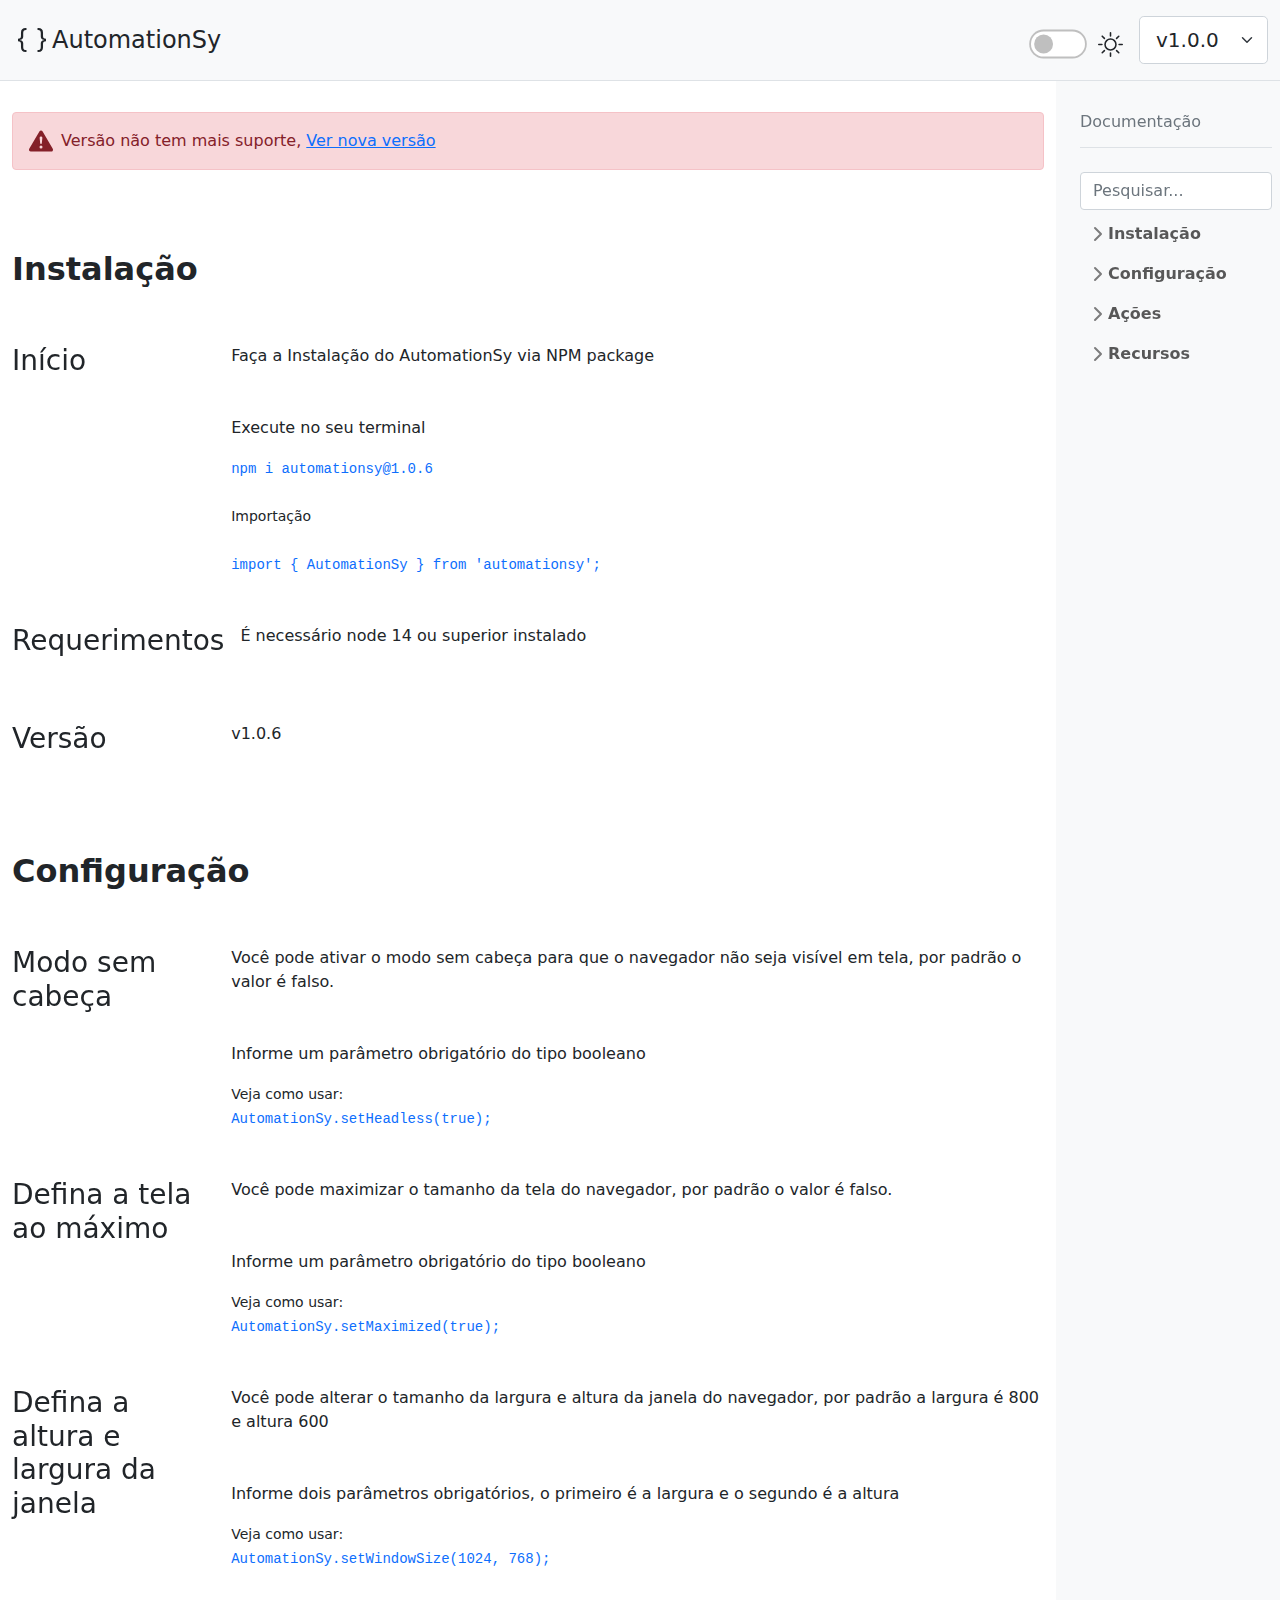
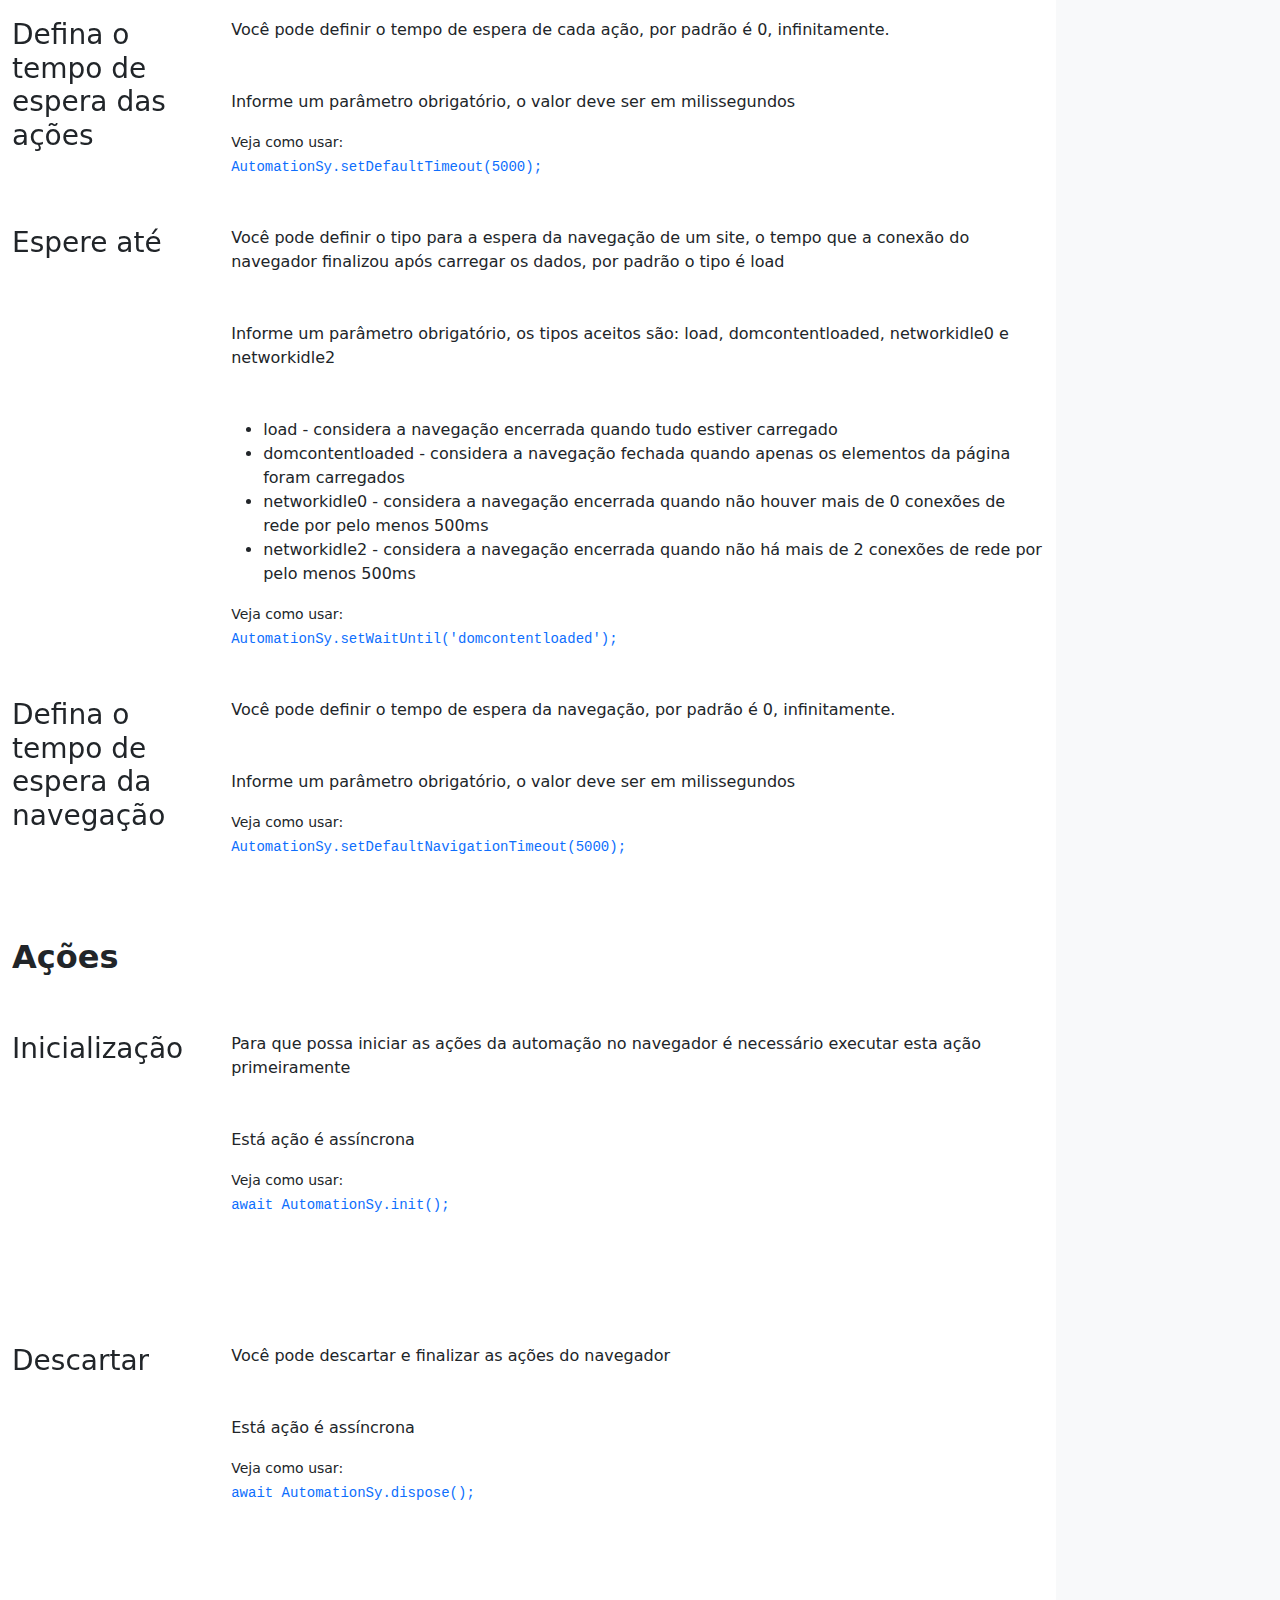
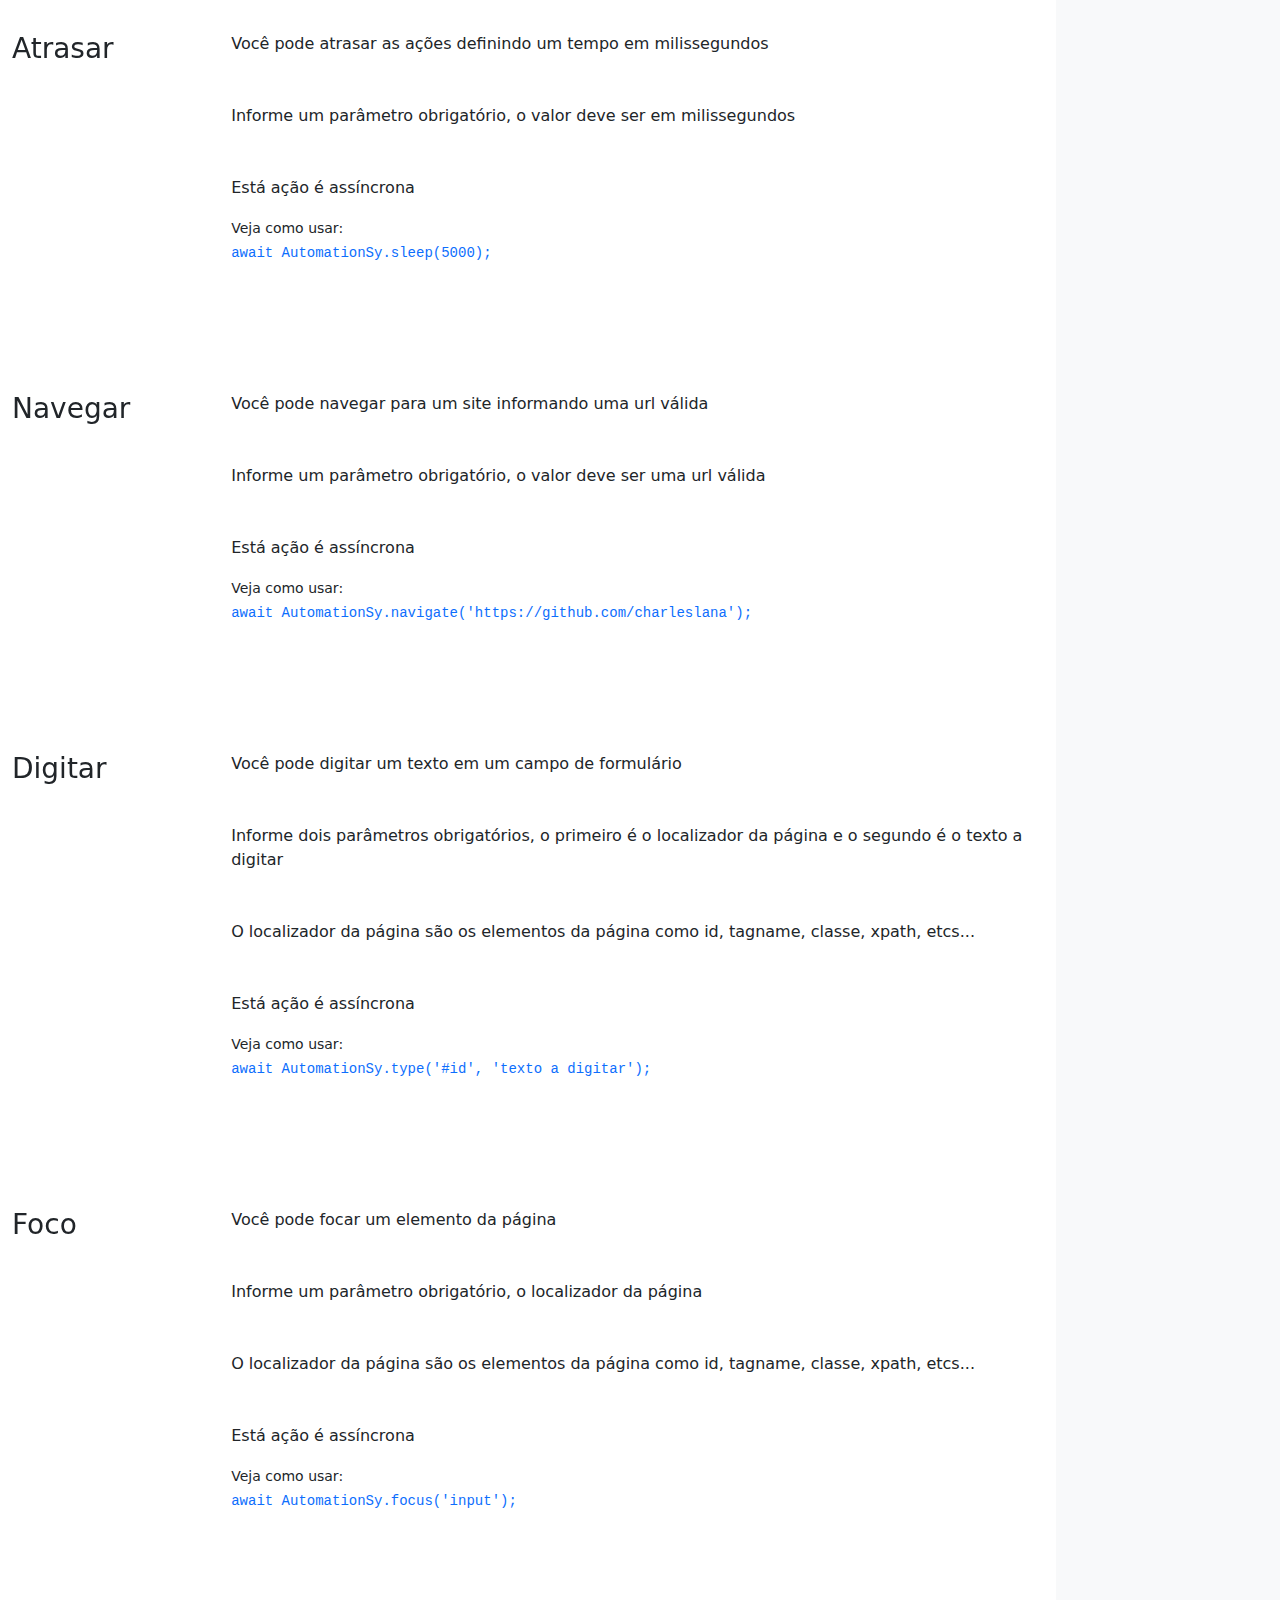
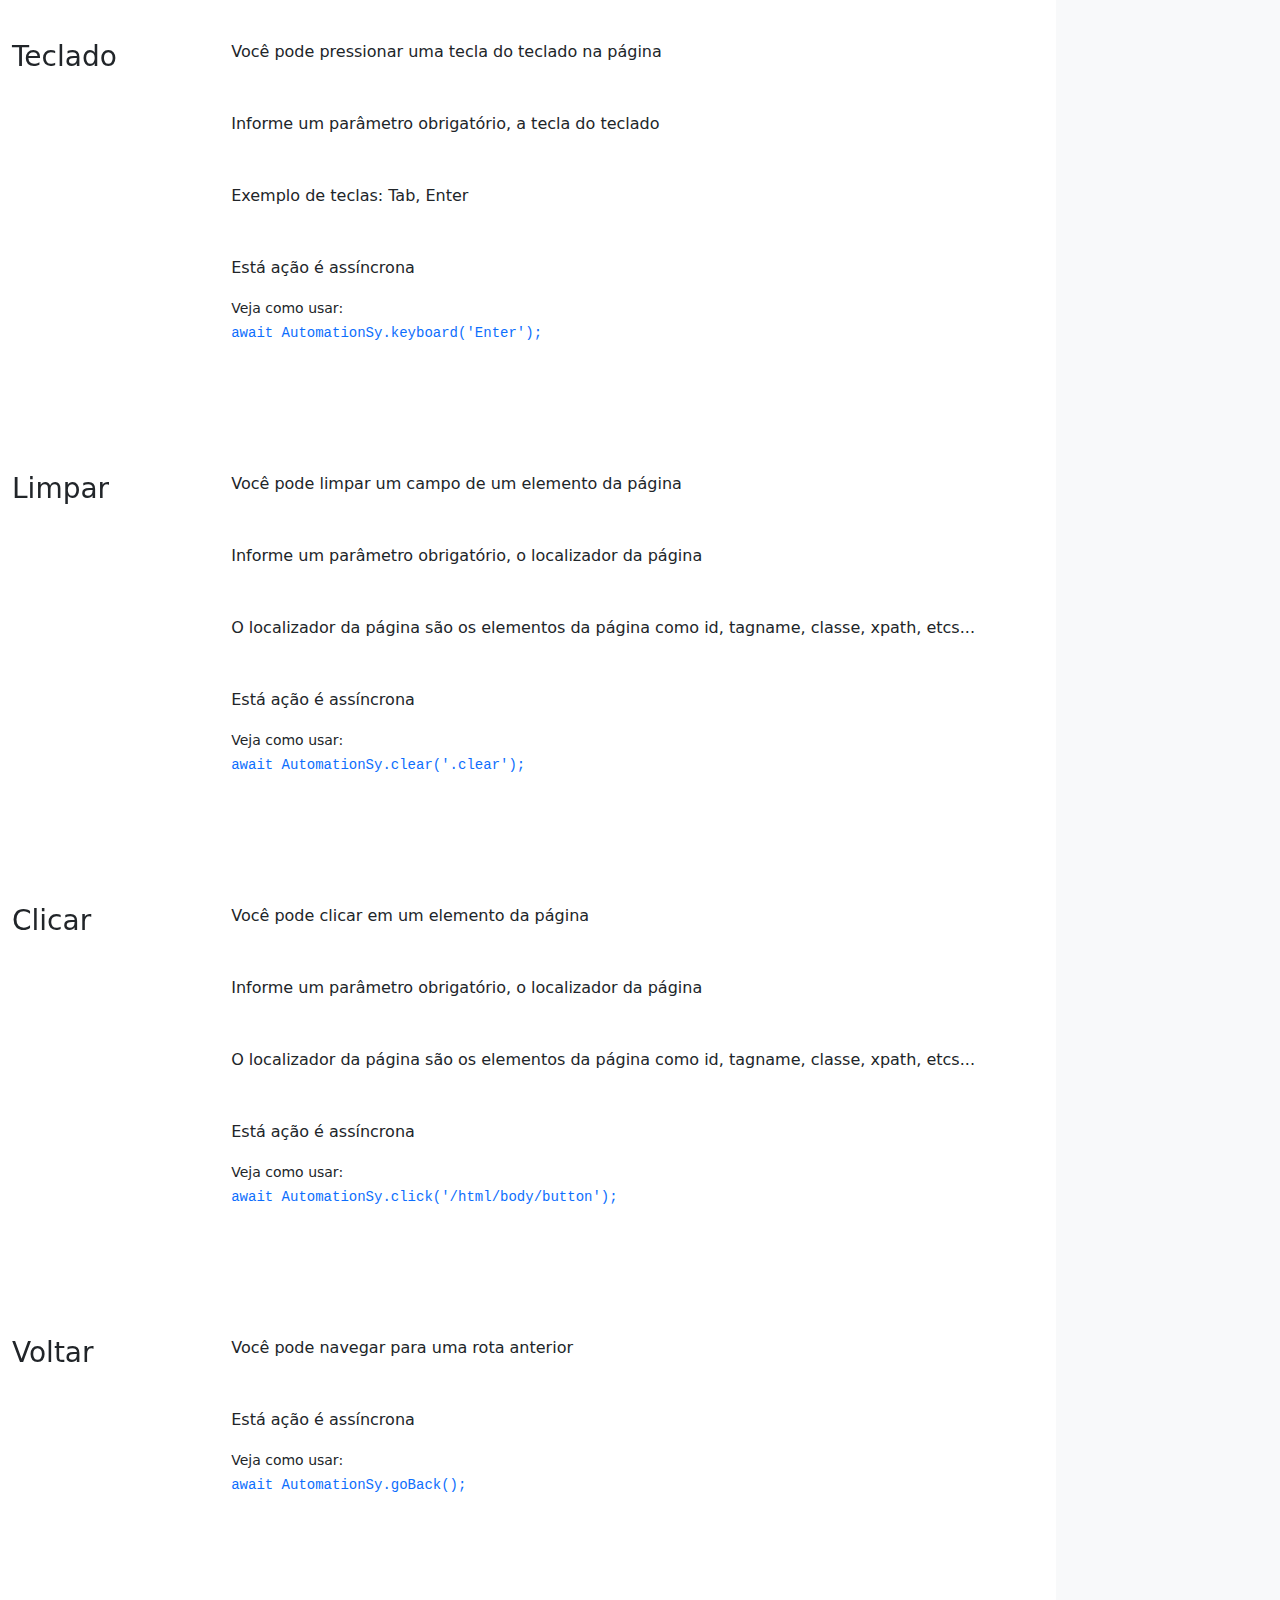
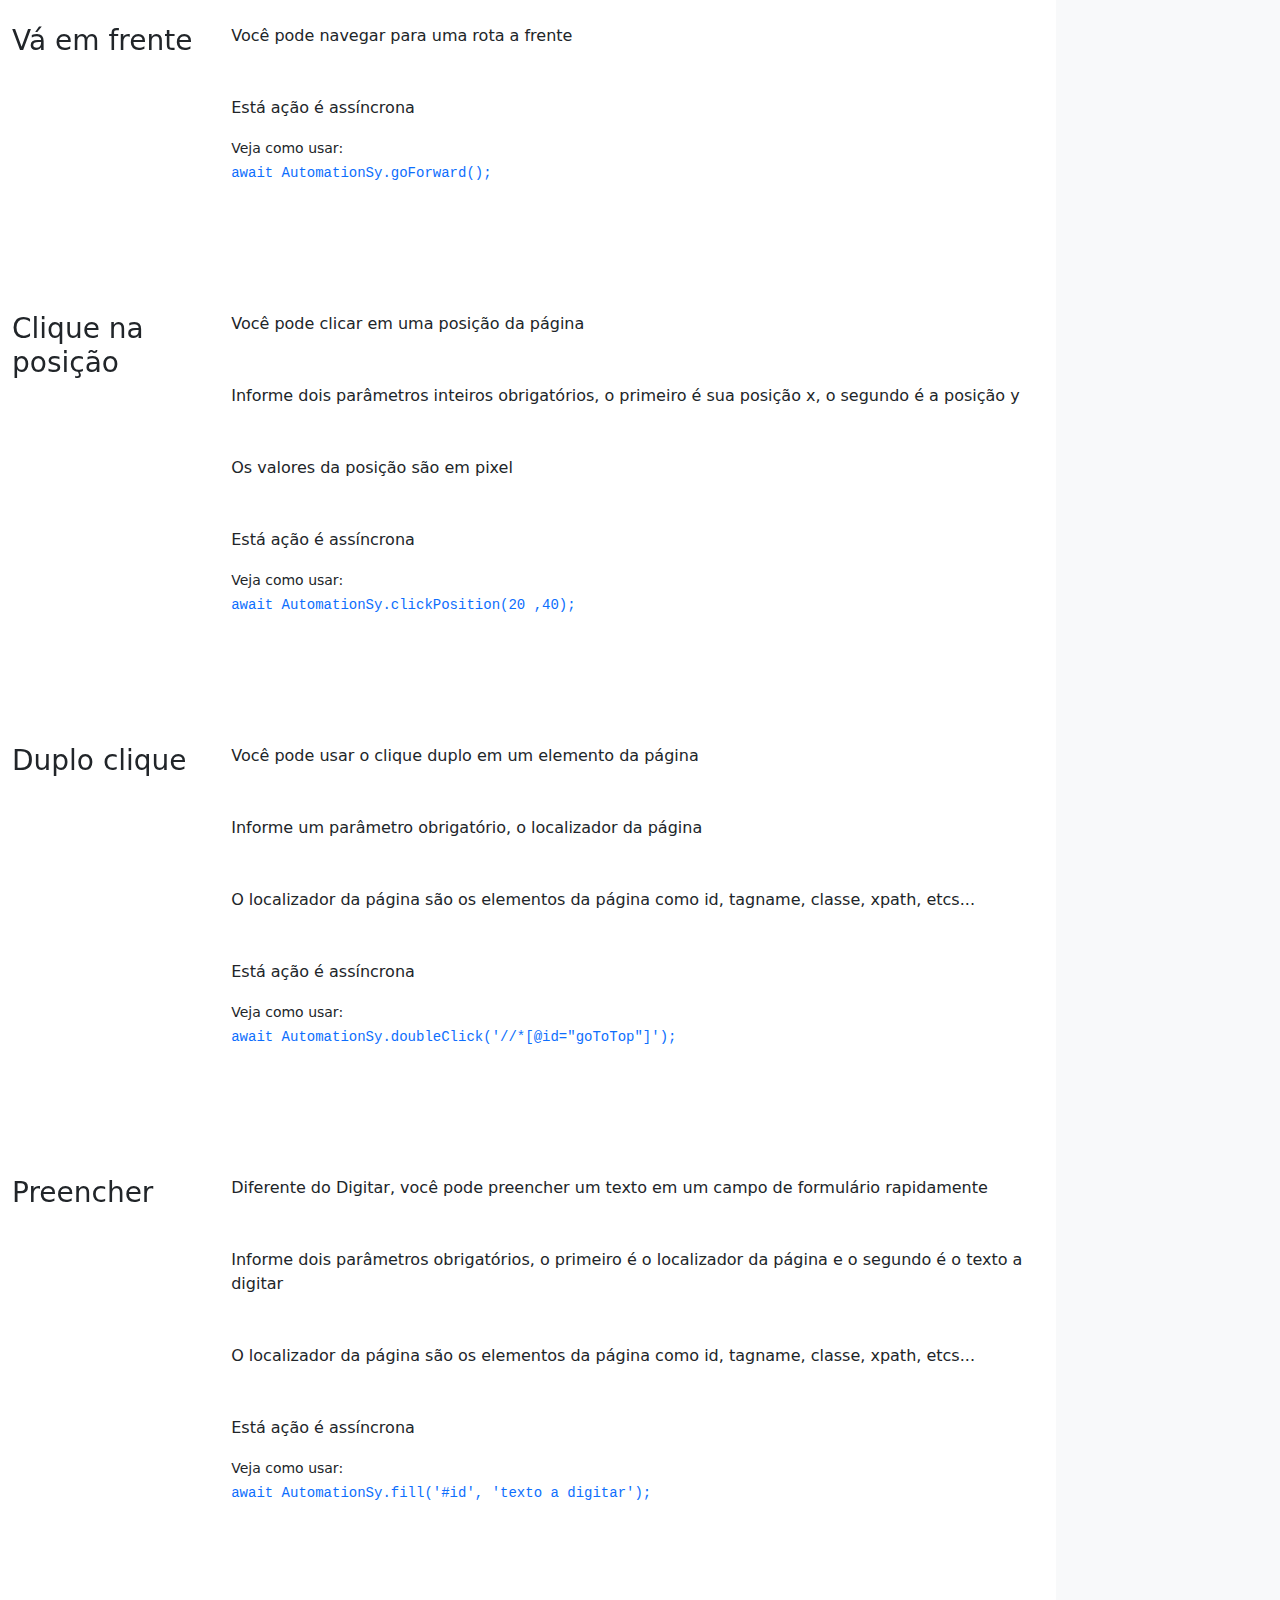
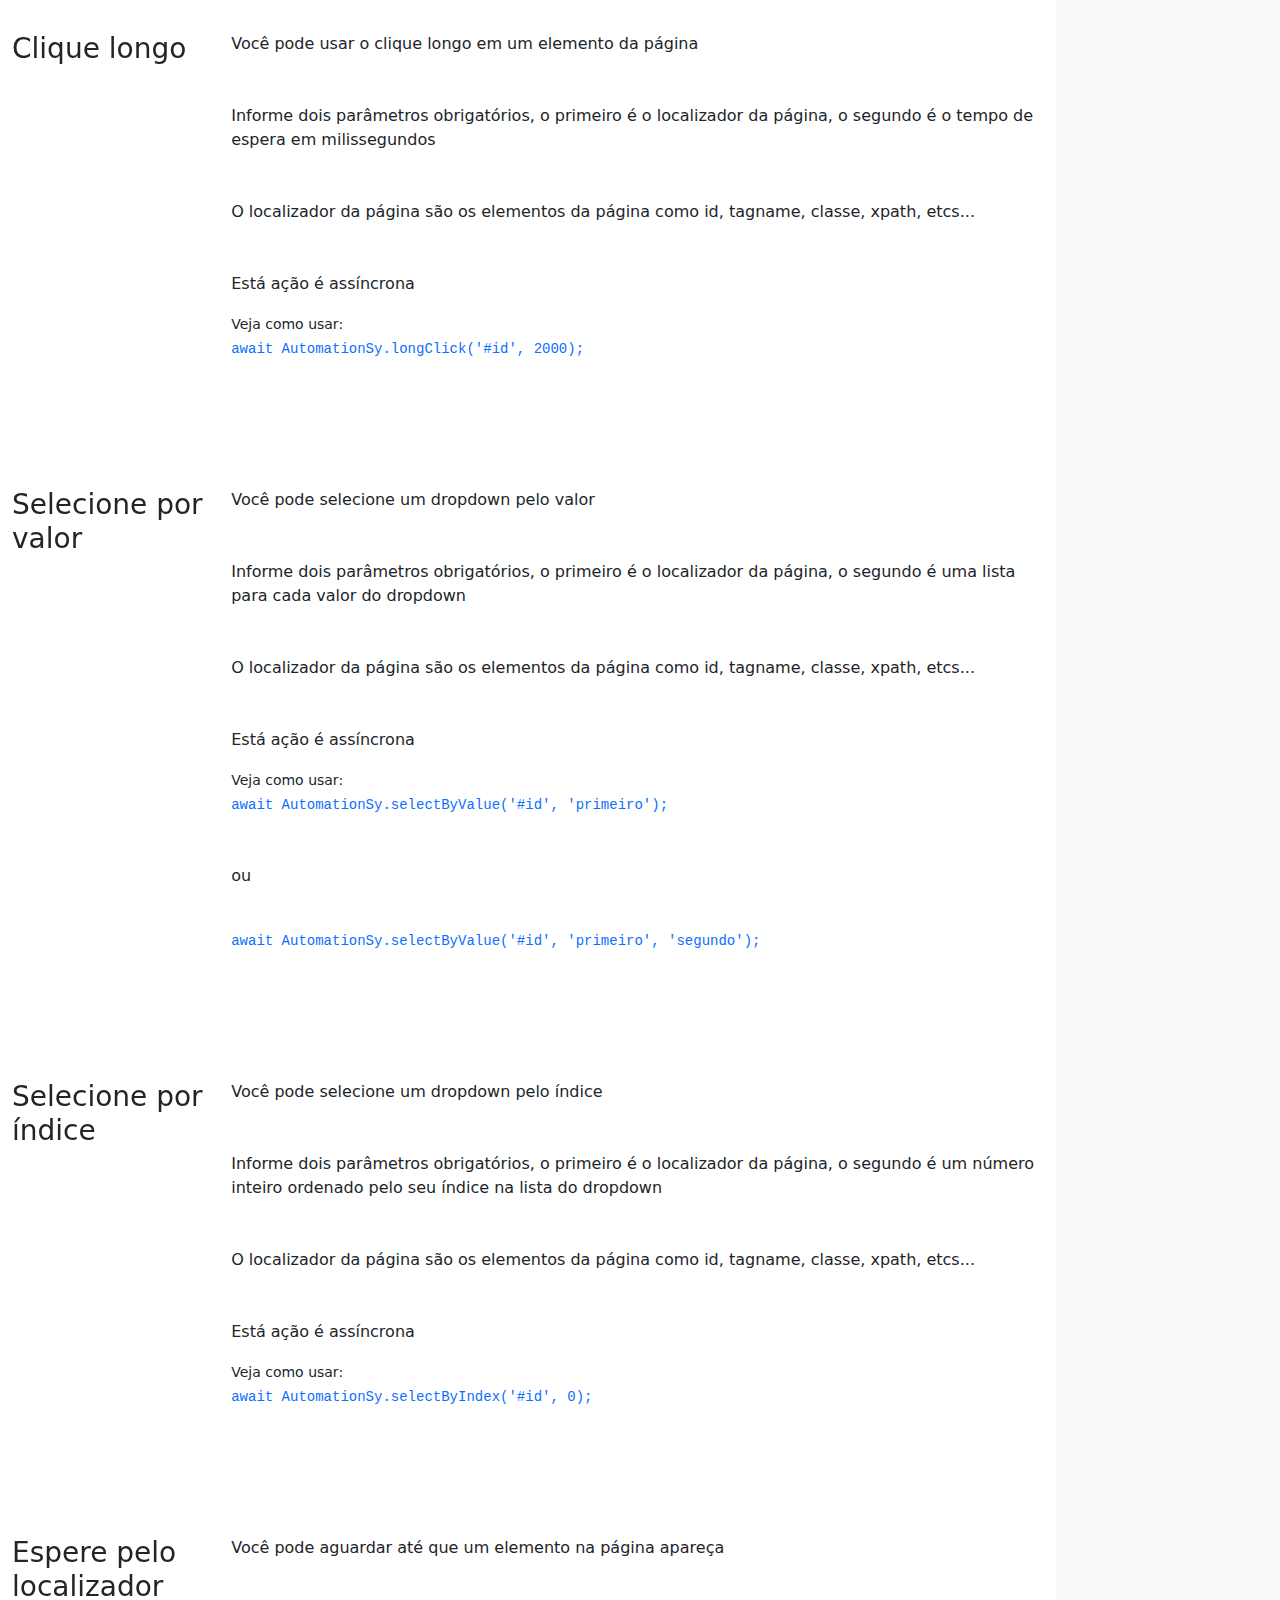
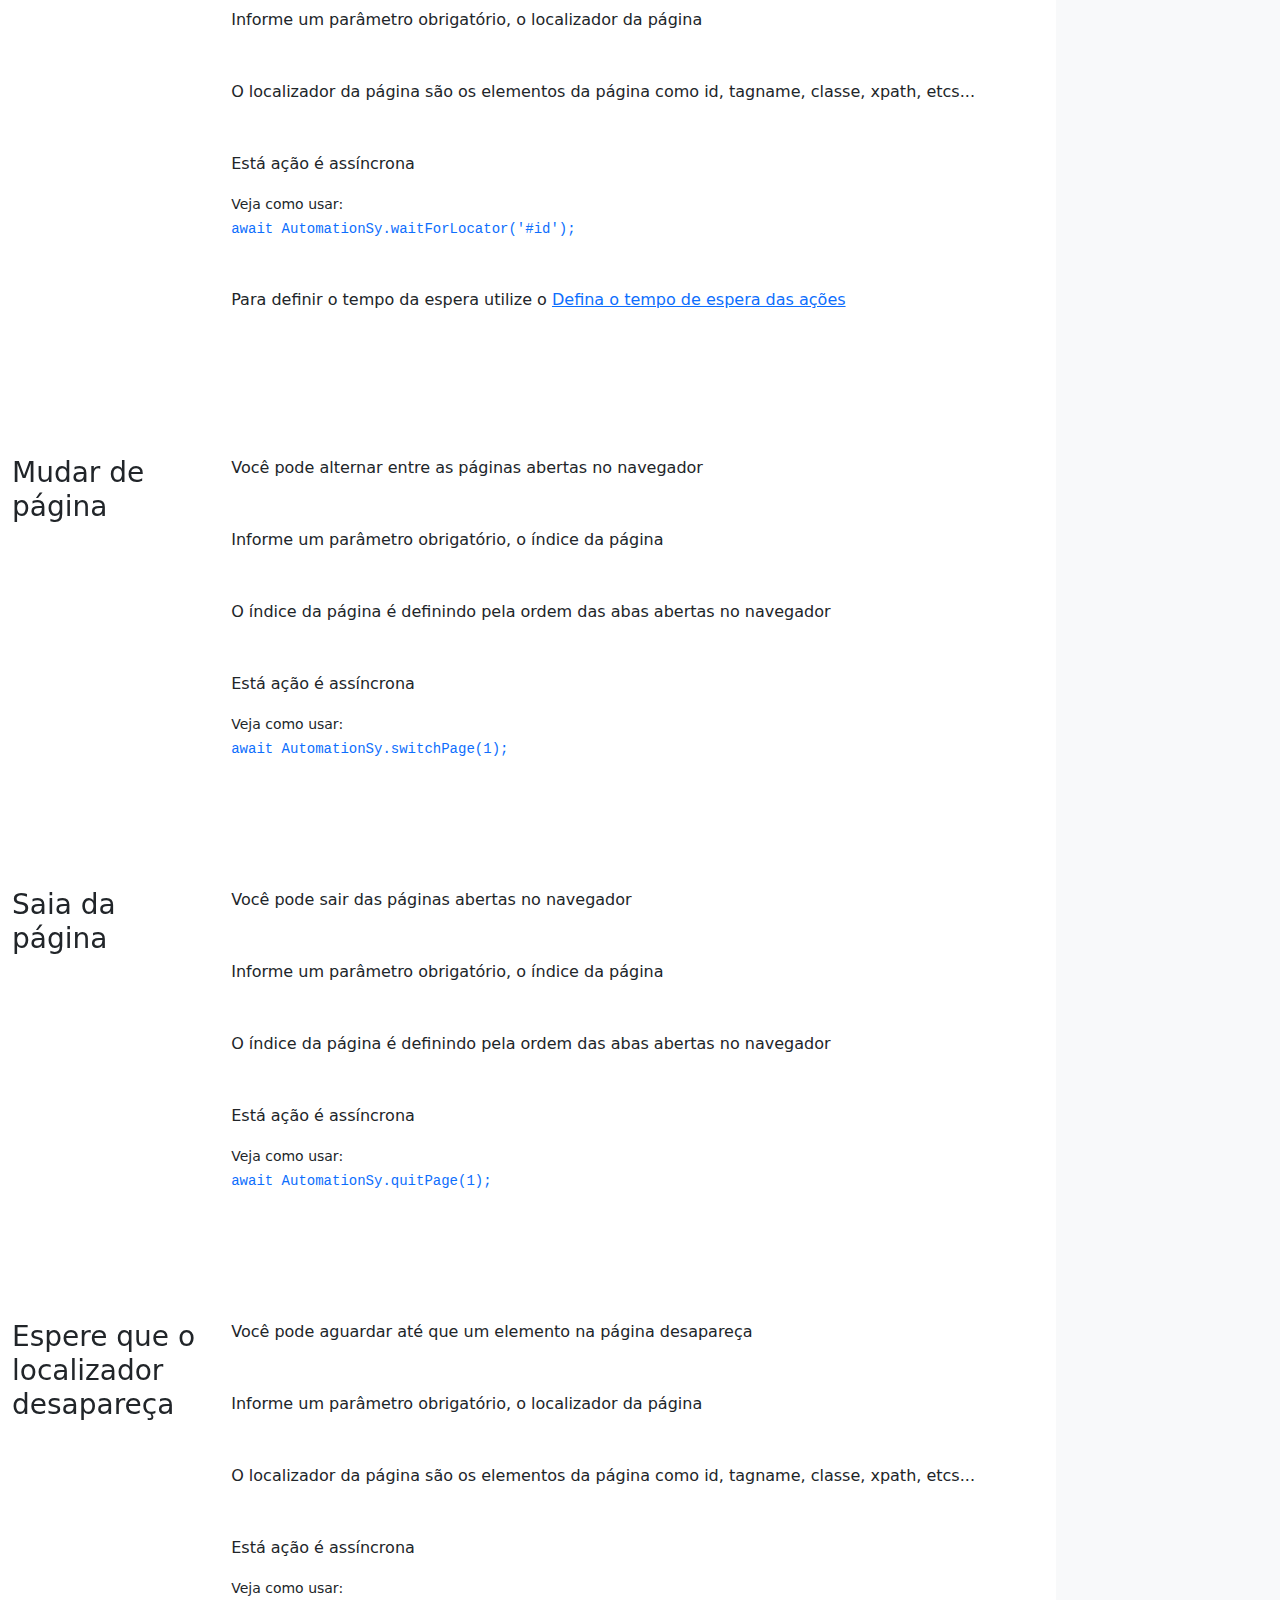
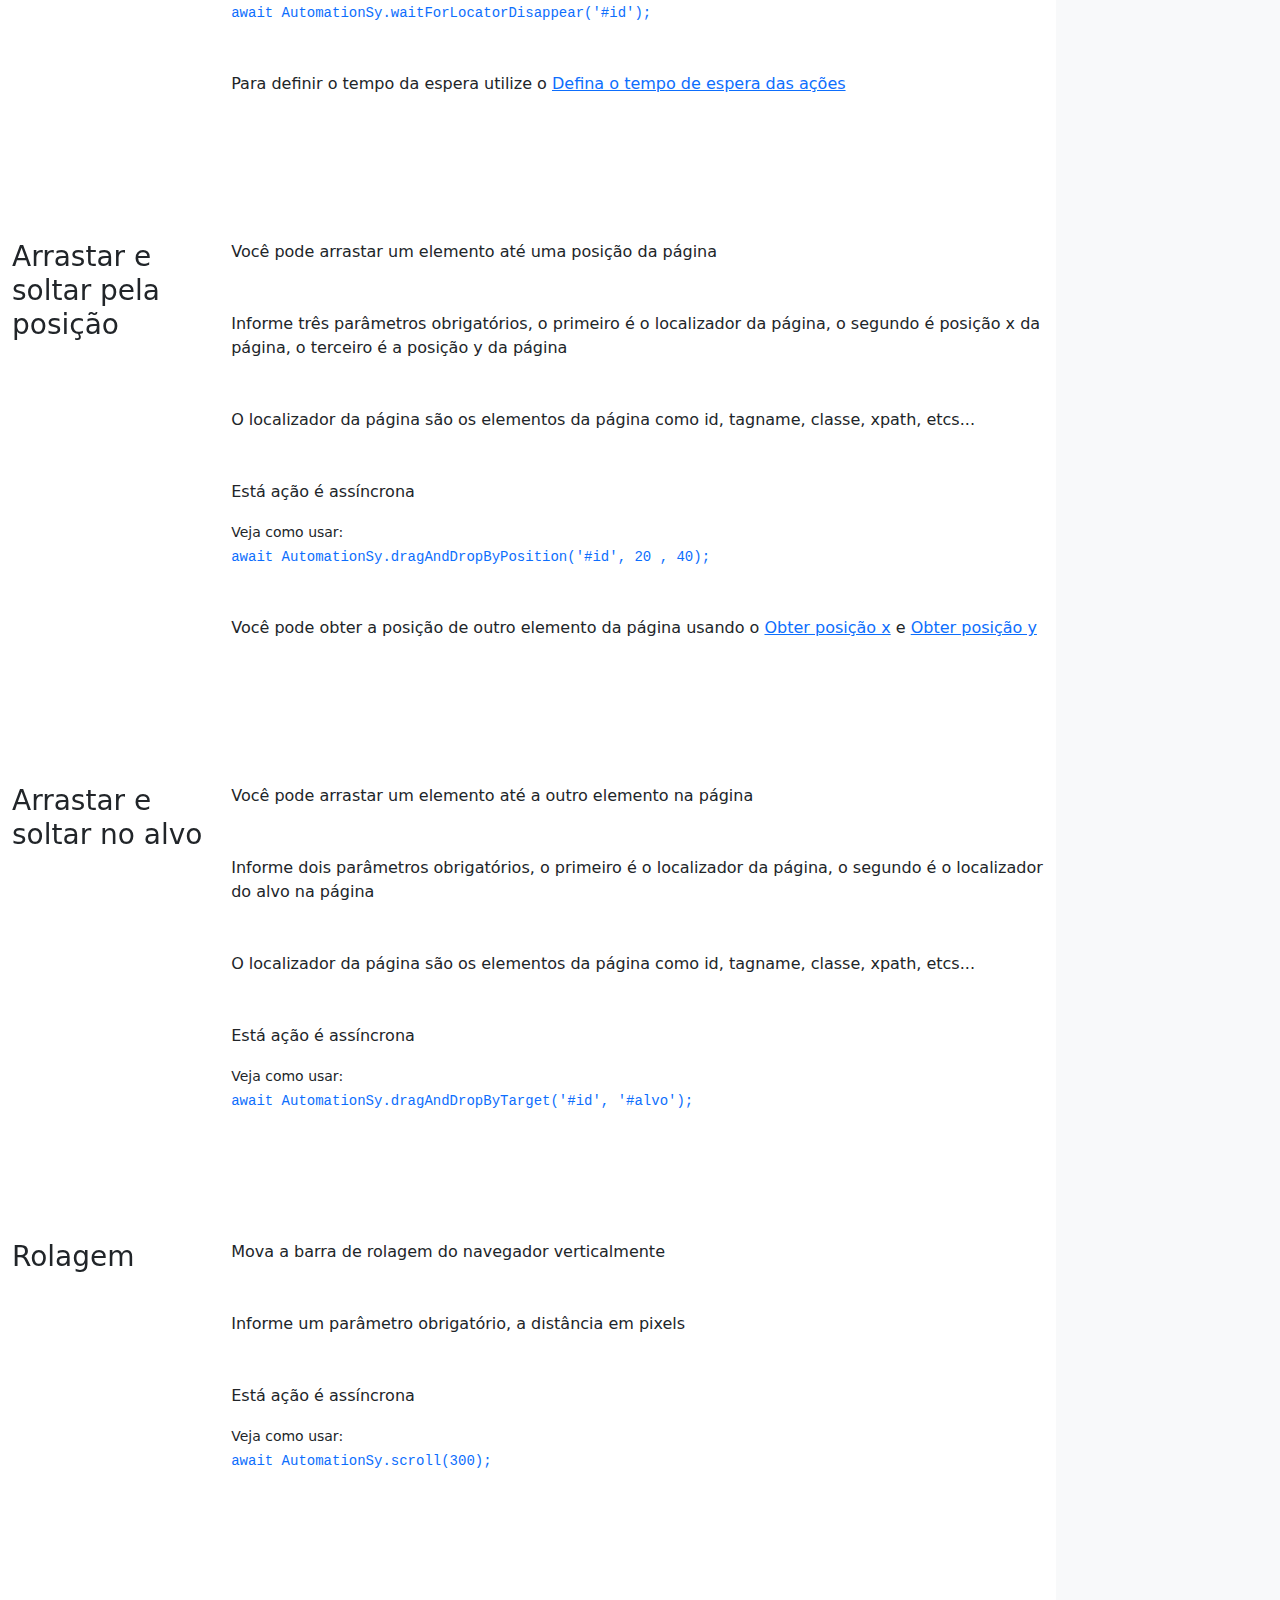
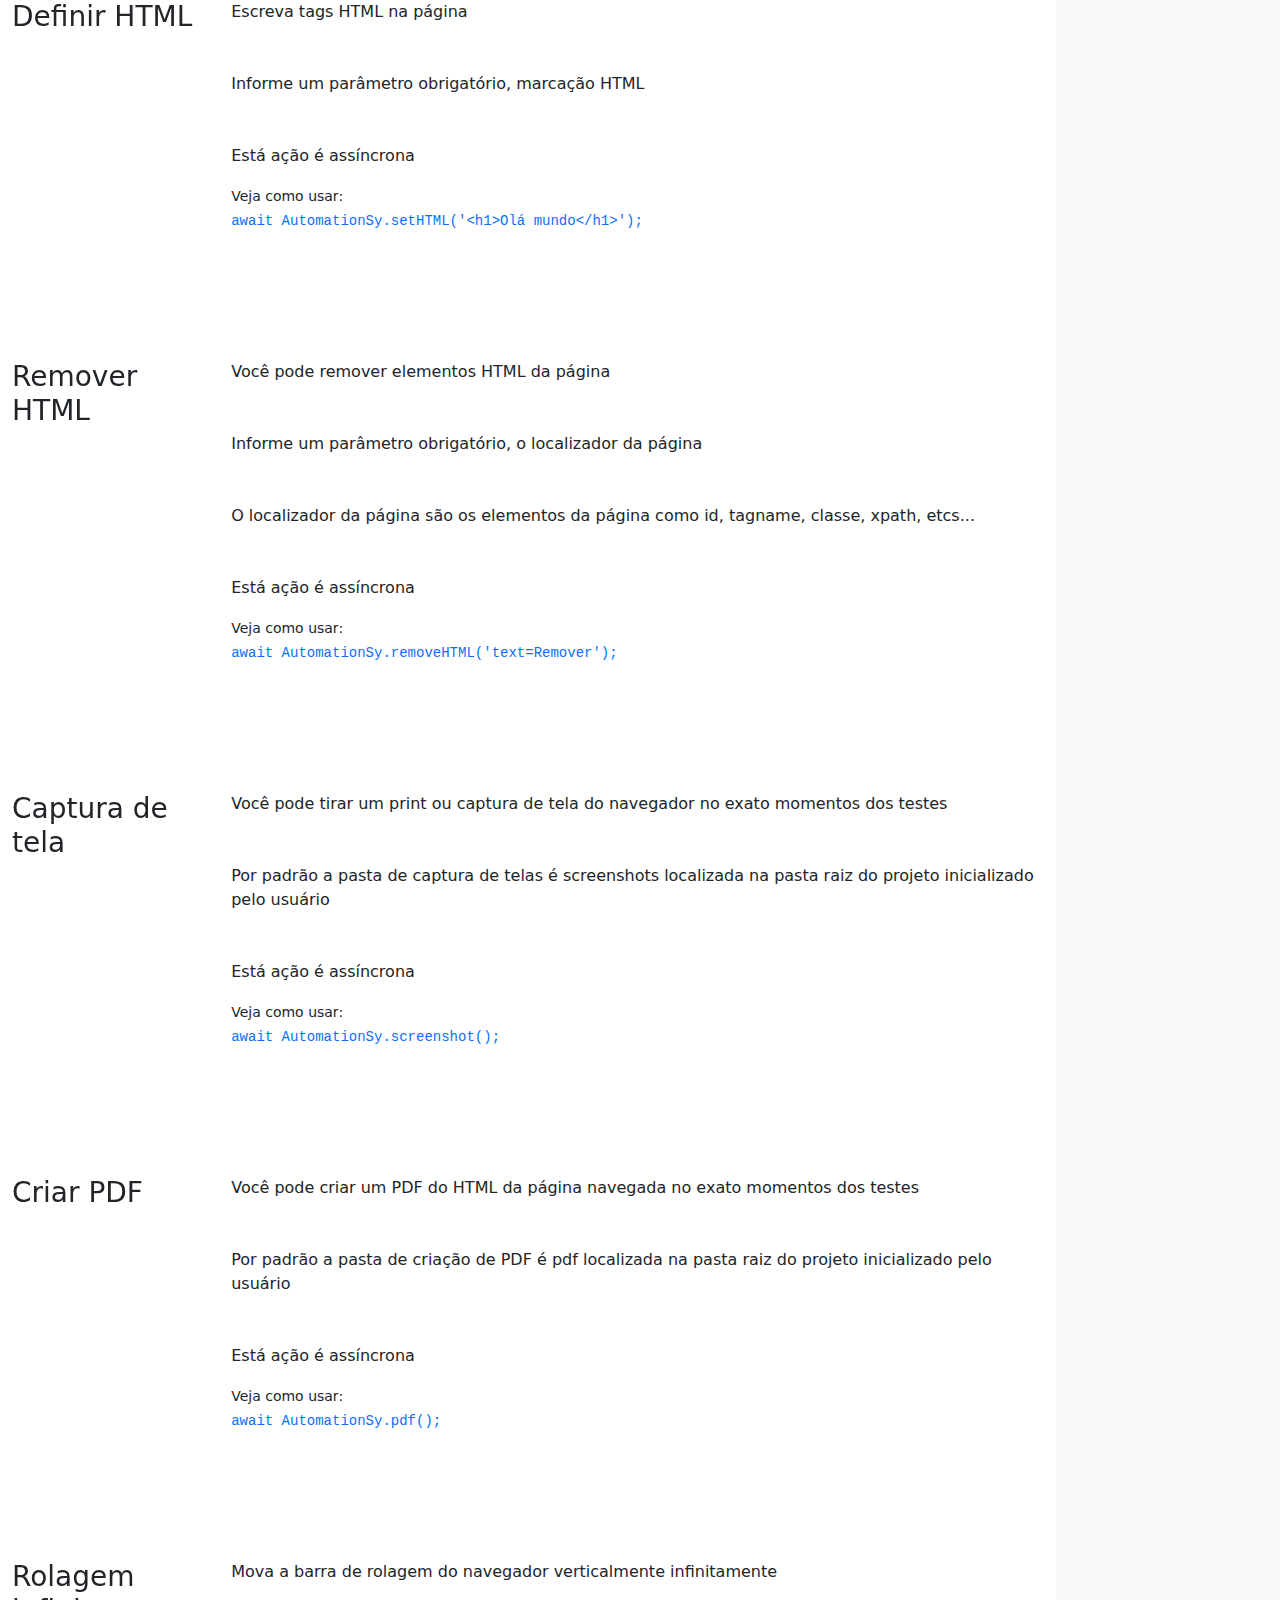
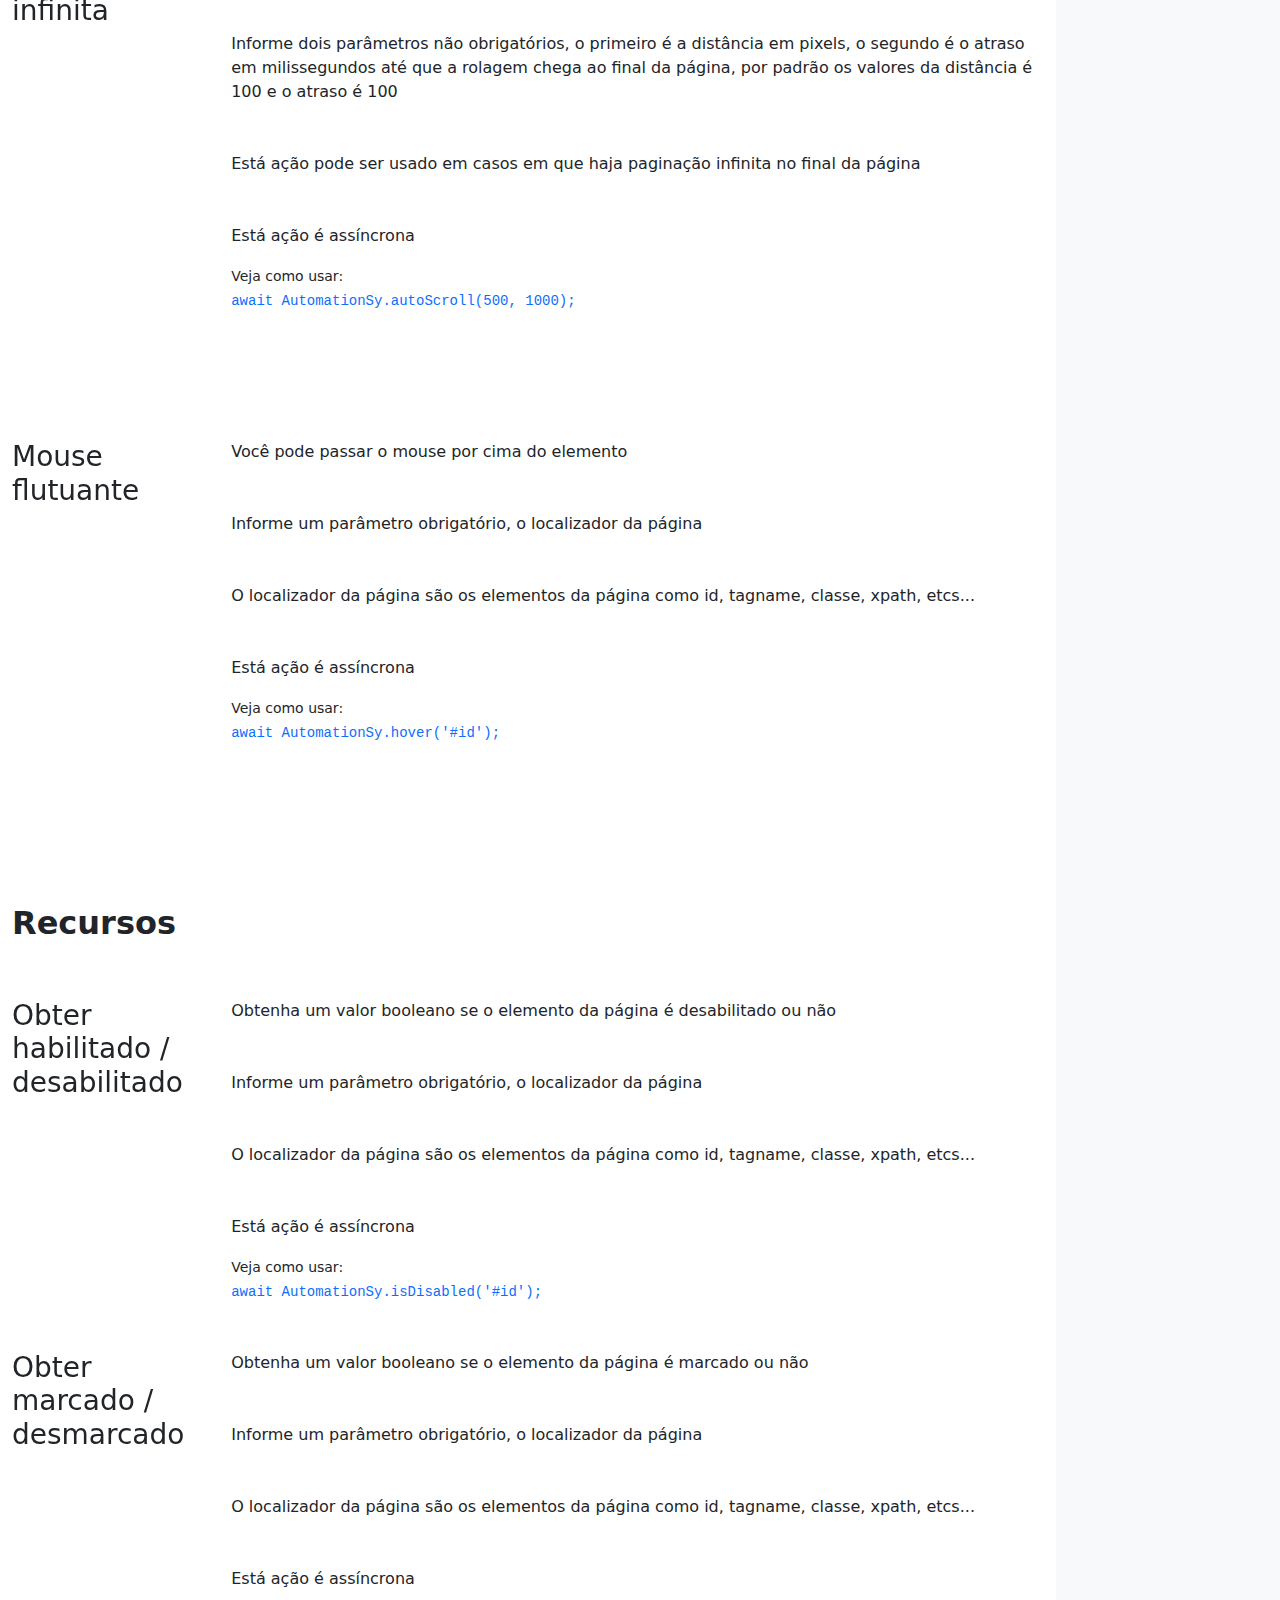
<file: docs.html>
<!DOCTYPE html>
<html lang="pt-Br">
  <head>
    <meta charset="utf-8" />
    <meta name="viewport" content="width=device-width, initial-scale=1" />
    <meta
      name="description"
      content="Easy automated testing functions for beginners and advanced"
    />
    <meta name="author" content="Charles Lana" />
    <meta name="theme-color" content="#712cf9" />
    <title>AutomationSy Docs v1</title>
    <link
      rel="icon"
      href="assets/images/favicon.png"
      sizes="16x16"
      type="image/png"
    />
    <link
      href="assets/lib/bootstrap-5.0.2/css/bootstrap.min.css"
      rel="stylesheet"
    />
    <link
      href="assets/lib/light-switch-bootstrap/css/switch.css"
      rel="stylesheet"
    />
    <link href="assets/css/docs.css" rel="stylesheet" />
  </head>
  <body class="bg-light">
    <header
      class="bd-header bg-dark py-3 d-flex align-items-stretch border-bottom border-dark"
    >
      <div
        class="container-fluid d-flex align-items-center justify-content-between"
      >
        <a class="navbar-brand" href="index.html">
          <h1 class="d-flex align-items-center fs-4 text-dark mb-0">
            <svg
              xmlns="http://www.w3.org/2000/svg"
              width="40"
              height="32"
              fill="currentColor"
              class="bi bi-braces"
              viewBox="0 0 16 16"
              class="me-2"
              role="img"
            >
              <path
                d="M2.114 8.063V7.9c1.005-.102 1.497-.615 1.497-1.6V4.503c0-1.094.39-1.538 1.354-1.538h.273V2h-.376C3.25 2 2.49 2.759 2.49 4.352v1.524c0 1.094-.376 1.456-1.49 1.456v1.299c1.114 0 1.49.362 1.49 1.456v1.524c0 1.593.759 2.352 2.372 2.352h.376v-.964h-.273c-.964 0-1.354-.444-1.354-1.538V9.663c0-.984-.492-1.497-1.497-1.6zM13.886 7.9v.163c-1.005.103-1.497.616-1.497 1.6v1.798c0 1.094-.39 1.538-1.354 1.538h-.273v.964h.376c1.613 0 2.372-.759 2.372-2.352v-1.524c0-1.094.376-1.456 1.49-1.456V7.332c-1.114 0-1.49-.362-1.49-1.456V4.352C13.51 2.759 12.75 2 11.138 2h-.376v.964h.273c.964 0 1.354.444 1.354 1.538V6.3c0 .984.492 1.497 1.497 1.6z"
              />
            </svg>
            AutomationSy
          </h1>
        </a>
        <div class="d-flex">
          <div
            class="form-check form-switch ms-auto mt-3 me-3 d-none d-sm-block"
          >
            <label class="form-check-label ms-3" for="lightSwitch">
              <svg
                xmlns="http://www.w3.org/2000/svg"
                width="25"
                height="25"
                fill="currentColor"
                class="bi bi-brightness-high"
                viewBox="0 0 16 16"
              >
                <path
                  d="M8 11a3 3 0 1 1 0-6 3 3 0 0 1 0 6zm0 1a4 4 0 1 0 0-8 4 4 0 0 0 0 8zM8 0a.5.5 0 0 1 .5.5v2a.5.5 0 0 1-1 0v-2A.5.5 0 0 1 8 0zm0 13a.5.5 0 0 1 .5.5v2a.5.5 0 0 1-1 0v-2A.5.5 0 0 1 8 13zm8-5a.5.5 0 0 1-.5.5h-2a.5.5 0 0 1 0-1h2a.5.5 0 0 1 .5.5zM3 8a.5.5 0 0 1-.5.5h-2a.5.5 0 0 1 0-1h2A.5.5 0 0 1 3 8zm10.657-5.657a.5.5 0 0 1 0 .707l-1.414 1.415a.5.5 0 1 1-.707-.708l1.414-1.414a.5.5 0 0 1 .707 0zm-9.193 9.193a.5.5 0 0 1 0 .707L3.05 13.657a.5.5 0 0 1-.707-.707l1.414-1.414a.5.5 0 0 1 .707 0zm9.193 2.121a.5.5 0 0 1-.707 0l-1.414-1.414a.5.5 0 0 1 .707-.707l1.414 1.414a.5.5 0 0 1 0 .707zM4.464 4.465a.5.5 0 0 1-.707 0L2.343 3.05a.5.5 0 1 1 .707-.707l1.414 1.414a.5.5 0 0 1 0 .708z"
                />
              </svg>
            </label>
            <input class="form-check-input" type="checkbox" id="lightSwitch" />
          </div>
          <div class="dropdown d-none d-sm-block">
            <div class="input-group input-group-lg">
              <select
                class="form-select"
                aria-label="Select Version"
                id="selectVersion"
              >
                <option value="1" selected>v1.0.0</option>
                <option value="2">v2.0.0</option>
              </select>
            </div>
          </div>
        </div>
      </div>
    </header>
    <aside
      class="bd-aside sticky-xl-top text-muted align-self-start mb-3 mb-xl-5 px-2"
    >
      <h2 class="h6 pt-5 pb-3 mb-4 border-bottom">Documentação</h2>
      <input
        type="text"
        class="form-control"
        id="search"
        placeholder="Pesquisar..."
      />
      <nav class="small" id="toc">
        <ul class="list-unstyled">
          <li class="my-2">
            <button
              class="btn d-inline-flex align-items-center collapsed"
              data-bs-toggle="collapse"
              aria-expanded="false"
              data-bs-target="#install-collapse"
              aria-controls="install-collapse"
            >
              Instalação
            </button>
            <ul class="list-unstyled ps-3 collapse" id="install-collapse">
              <li>
                <a
                  class="d-inline-flex align-items-center rounded"
                  href="#start"
                  >Início</a
                >
              </li>
              <li>
                <a
                  class="d-inline-flex align-items-center rounded"
                  href="#requirements"
                  >Requerimentos</a
                >
              </li>
              <li>
                <a
                  class="d-inline-flex align-items-center rounded"
                  href="#version"
                  >Versão</a
                >
              </li>
            </ul>
          </li>
          <li class="my-2">
            <button
              class="btn d-inline-flex align-items-center collapsed"
              data-bs-toggle="collapse"
              aria-expanded="false"
              data-bs-target="#settings-collapse"
              aria-controls="settings-collapse"
            >
              Configuração
            </button>
            <ul class="list-unstyled ps-3 collapse" id="settings-collapse">
              <li>
                <a
                  class="d-inline-flex align-items-center rounded"
                  href="#headless"
                  >Modo sem cabeça</a
                >
              </li>
              <li>
                <a
                  class="d-inline-flex align-items-center rounded"
                  href="#maximized"
                  >Defina a tela ao máximo</a
                >
              </li>
              <li>
                <a
                  class="d-inline-flex align-items-center rounded"
                  href="#windowSize"
                  >Defina a altura e largura da janela</a
                >
              </li>
              <li>
                <a
                  class="d-inline-flex align-items-center rounded"
                  href="#defaultTimeout"
                  >Defina o tempo de espera das ações</a
                >
              </li>
              <li>
                <a
                  class="d-inline-flex align-items-center rounded"
                  href="#waitUntil"
                  >Espere até</a
                >
              </li>
              <li>
                <a
                  class="d-inline-flex align-items-center rounded"
                  href="#defaultNavigationTimeout"
                  >Defina o tempo de espera da navegação</a
                >
              </li>
            </ul>
          </li>
          <li class="my-2">
            <button
              class="btn d-inline-flex align-items-center collapsed"
              data-bs-toggle="collapse"
              aria-expanded="false"
              data-bs-target="#actions-collapse"
              aria-controls="actions-collapse"
            >
              Ações
            </button>
            <ul class="list-unstyled ps-3 collapse" id="actions-collapse">
              <li>
                <a class="d-inline-flex align-items-center rounded" href="#init"
                  >Inicialização</a
                >
              </li>
              <li>
                <a
                  class="d-inline-flex align-items-center rounded"
                  href="#dispose"
                  >Descartar</a
                >
              </li>
              <li>
                <a
                  class="d-inline-flex align-items-center rounded"
                  href="#sleep"
                  >Atrasar</a
                >
              </li>
              <li>
                <a
                  class="d-inline-flex align-items-center rounded"
                  href="#navigate"
                  >Navegar</a
                >
              </li>
              <li>
                <a class="d-inline-flex align-items-center rounded" href="#type"
                  >Digitar</a
                >
              </li>
              <li>
                <a
                  class="d-inline-flex align-items-center rounded"
                  href="#focus"
                  >Foco</a
                >
              </li>
              <li>
                <a
                  class="d-inline-flex align-items-center rounded"
                  href="#keyboard"
                  >Teclado</a
                >
              </li>
              <li>
                <a
                  class="d-inline-flex align-items-center rounded"
                  href="#clear"
                  >Limpar</a
                >
              </li>
              <li>
                <a
                  class="d-inline-flex align-items-center rounded"
                  href="#click"
                  >Clicar</a
                >
              </li>
              <li>
                <a
                  class="d-inline-flex align-items-center rounded"
                  href="#goBack"
                  >Voltar</a
                >
              </li>
              <li>
                <a
                  class="d-inline-flex align-items-center rounded"
                  href="#goForward"
                  >Vá em frente</a
                >
              </li>
              <li>
                <a
                  class="d-inline-flex align-items-center rounded"
                  href="#clickPosition"
                  >Clique na posição</a
                >
              </li>
              <li>
                <a
                  class="d-inline-flex align-items-center rounded"
                  href="#doubleClick"
                  >Duplo clique</a
                >
              </li>
              <li>
                <a class="d-inline-flex align-items-center rounded" href="#fill"
                  >Preencher</a
                >
              </li>
              <li>
                <a
                  class="d-inline-flex align-items-center rounded"
                  href="#longClick"
                  >Clique longo</a
                >
              </li>
              <li>
                <a
                  class="d-inline-flex align-items-center rounded"
                  href="#selectByValue"
                  >Selecione por valor</a
                >
              </li>
              <li>
                <a
                  class="d-inline-flex align-items-center rounded"
                  href="#selectByIndex"
                  >Selecione por índice</a
                >
              </li>
              <li>
                <a
                  class="d-inline-flex align-items-center rounded"
                  href="#waitForLocator"
                  >Espere pelo localizador</a
                >
              </li>
              <li>
                <a
                  class="d-inline-flex align-items-center rounded"
                  href="#switchPage"
                  >Mudar de página</a
                >
              </li>
              <li>
                <a
                  class="d-inline-flex align-items-center rounded"
                  href="#quitPage"
                  >Saia da página</a
                >
              </li>
              <li>
                <a
                  class="d-inline-flex align-items-center rounded"
                  href="#waitForLocatorDisappear"
                  >Espere que o localizador desapareça</a
                >
              </li>
              <li>
                <a
                  class="d-inline-flex align-items-center rounded"
                  href="#dragAndDropByPosition"
                  >Arrastar e soltar pela posição</a
                >
              </li>
              <li>
                <a
                  class="d-inline-flex align-items-center rounded"
                  href="#dragAndDropByTarget"
                  >Arrastar e soltar no alvo</a
                >
              </li>
              <li>
                <a
                  class="d-inline-flex align-items-center rounded"
                  href="#scroll"
                  >Rolagem</a
                >
              </li>
              <li>
                <a
                  class="d-inline-flex align-items-center rounded"
                  href="#setHTML"
                  >Definir HTML</a
                >
              </li>
              <li>
                <a
                  class="d-inline-flex align-items-center rounded"
                  href="#removeHTML"
                  >Remover HTML</a
                >
              </li>
              <li>
                <a
                  class="d-inline-flex align-items-center rounded"
                  href="#screenshot"
                  >Captura de tela</a
                >
              </li>
              <li>
                <a class="d-inline-flex align-items-center rounded" href="#pdf"
                  >Criar PDF</a
                >
              </li>
              <li>
                <a
                  class="d-inline-flex align-items-center rounded"
                  href="#autoScroll"
                  >Rolagem infinita</a
                >
              </li>
              <li>
                <a
                  class="d-inline-flex align-items-center rounded"
                  href="#hover"
                  >Mouse flutuante</a
                >
              </li>
            </ul>
          </li>
          <li class="my-2">
            <button
              class="btn d-inline-flex align-items-center collapsed"
              data-bs-toggle="collapse"
              aria-expanded="false"
              data-bs-target="#resources-collapse"
              aria-controls="resources-collapse"
            >
              Recursos
            </button>
            <ul class="list-unstyled ps-3 collapse" id="resources-collapse">
              <li>
                <a
                  class="d-inline-flex align-items-center rounded"
                  href="#isDisabled"
                  >Obter habilitado / desabilitado</a
                >
              </li>
              <li>
                <a
                  class="d-inline-flex align-items-center rounded"
                  href="#isChecked"
                  >Obter marcado / desmarcado</a
                >
              </li>
              <li>
                <a
                  class="d-inline-flex align-items-center rounded"
                  href="#getTitle"
                  >Obter título</a
                >
              </li>
              <li>
                <a
                  class="d-inline-flex align-items-center rounded"
                  href="#getUrl"
                  >Obter URL</a
                >
              </li>
              <li>
                <a
                  class="d-inline-flex align-items-center rounded"
                  href="#getByAttribute"
                  >Obter atributo</a
                >
              </li>
              <li>
                <a
                  class="d-inline-flex align-items-center rounded"
                  href="#getAllByAttribute"
                  >Obter todos por atributo</a
                >
              </li>
              <li>
                <a
                  class="d-inline-flex align-items-center rounded"
                  href="#getText"
                  >Obter texto</a
                >
              </li>
              <li>
                <a
                  class="d-inline-flex align-items-center rounded"
                  href="#getPositionX"
                  >Obter posição x</a
                >
              </li>
              <li>
                <a
                  class="d-inline-flex align-items-center rounded"
                  href="#getPositionY"
                  >Obter posição y</a
                >
              </li>
              <li>
                <a
                  class="d-inline-flex align-items-center rounded"
                  href="#getWidth"
                  >Obter largura</a
                >
              </li>
              <li>
                <a
                  class="d-inline-flex align-items-center rounded"
                  href="#getHeight"
                  >Obter altura</a
                >
              </li>
              <li>
                <a
                  class="d-inline-flex align-items-center rounded"
                  href="#isVisible"
                  >Obter visível / invisível</a
                >
              </li>
            </ul>
          </li>
        </ul>
      </nav>
    </aside>
    <div class="bd-cheatsheet container-fluid bg-body">
      <section class="d-flex mt-5">
        <div
          class="alert alert-danger d-flex align-items-center w-100"
          role="alert"
        >
          <svg
            xmlns="http://www.w3.org/2000/svg"
            width="24"
            height="24"
            fill="currentColor"
            class="bi bi-exclamation-triangle-fill flex-shrink-0 me-2"
            viewBox="0 0 16 16"
            role="img"
            aria-label="Warning:"
          >
            <path
              d="M8.982 1.566a1.13 1.13 0 0 0-1.96 0L.165 13.233c-.457.778.091 1.767.98 1.767h13.713c.889 0 1.438-.99.98-1.767L8.982 1.566zM8 5c.535 0 .954.462.9.995l-.35 3.507a.552.552 0 0 1-1.1 0L7.1 5.995A.905.905 0 0 1 8 5zm.002 6a1 1 0 1 1 0 2 1 1 0 0 1 0-2z"
            />
          </svg>
          <div>
            Versão não tem mais suporte,
            <a href="docs-v2.html">Ver nova versão</a>
          </div>
        </div>
      </section>
      <section id="install">
        <h2 class="sticky-xl-top fw-bold pt-3 pt-xl-5 pb-2 pb-xl-3 bg-white">
          Instalação
        </h2>
        <article class="my-3" id="start">
          <div
            class="bd-heading sticky-xl-top align-self-start mt-5 mb-3 mt-xl-0 mb-xl-2"
          >
            <h3>Início</h3>
          </div>
          <div>
            <p>Faça a Instalação do AutomationSy via NPM package</p>
            <p>Execute no seu terminal</p>
            <code>npm i automationsy@1.0.6</code>
            <br />
            <br />
            <small>Importação</small>
            <br />
            <br />
            <code> import { AutomationSy } from 'automationsy'; </code>
          </div>
        </article>
        <article class="my-3" id="requirements">
          <div
            class="bd-heading sticky-xl-top align-self-start mt-5 mb-3 mt-xl-0 mb-xl-2"
          >
            <h3>Requerimentos</h3>
          </div>
          <div>
            <p>É necessário node 14 ou superior instalado</p>
          </div>
        </article>
        <article class="my-3" id="version">
          <div
            class="bd-heading sticky-xl-top align-self-start mt-5 mb-3 mt-xl-0 mb-xl-2"
          >
            <h3>Versão</h3>
          </div>
          <div>
            <p>v1.0.6</p>
          </div>
        </article>
      </section>
      <section id="settings">
        <h2 class="sticky-xl-top fw-bold pt-3 pt-xl-5 pb-2 pb-xl-3 bg-white">
          Configuração
        </h2>
        <article class="my-3" id="headless">
          <div
            class="bd-heading sticky-xl-top align-self-start mt-5 mb-3 mt-xl-0 mb-xl-2"
          >
            <h3>Modo sem cabeça</h3>
          </div>
          <div>
            <p>
              Você pode ativar o modo sem cabeça para que o navegador não seja
              visível em tela, por padrão o valor é falso.
            </p>
            <p>Informe um parâmetro obrigatório do tipo booleano</p>
            <small>Veja como usar:</small>
            <br />
            <code>AutomationSy.setHeadless(true);</code>
          </div>
        </article>
        <article class="my-3" id="maximized">
          <div
            class="bd-heading sticky-xl-top align-self-start mt-5 mb-3 mt-xl-0 mb-xl-2"
          >
            <h3>Defina a tela ao máximo</h3>
          </div>
          <div>
            <p>
              Você pode maximizar o tamanho da tela do navegador, por padrão o
              valor é falso.
            </p>
            <p>Informe um parâmetro obrigatório do tipo booleano</p>
            <small>Veja como usar:</small>
            <br />
            <code>AutomationSy.setMaximized(true);</code>
          </div>
        </article>
        <article class="my-3" id="windowSize">
          <div
            class="bd-heading sticky-xl-top align-self-start mt-5 mb-3 mt-xl-0 mb-xl-2"
          >
            <h3>Defina a altura e largura da janela</h3>
          </div>
          <div>
            <p>
              Você pode alterar o tamanho da largura e altura da janela do
              navegador, por padrão a largura é 800 e altura 600
            </p>
            <p>
              Informe dois parâmetros obrigatórios, o primeiro é a largura e o
              segundo é a altura
            </p>
            <small>Veja como usar:</small>
            <br />
            <code>AutomationSy.setWindowSize(1024, 768);</code>
          </div>
        </article>
        <article class="my-3" id="defaultTimeout">
          <div
            class="bd-heading sticky-xl-top align-self-start mt-5 mb-3 mt-xl-0 mb-xl-2"
          >
            <h3>Defina o tempo de espera das ações</h3>
          </div>
          <div>
            <p>
              Você pode definir o tempo de espera de cada ação, por padrão é 0,
              infinitamente.
            </p>
            <p>
              Informe um parâmetro obrigatório, o valor deve ser em
              milissegundos
            </p>
            <small>Veja como usar:</small>
            <br />
            <code>AutomationSy.setDefaultTimeout(5000);</code>
          </div>
        </article>
        <article class="my-3" id="waitUntil">
          <div
            class="bd-heading sticky-xl-top align-self-start mt-5 mb-3 mt-xl-0 mb-xl-2"
          >
            <h3>Espere até</h3>
          </div>
          <div>
            <p>
              Você pode definir o tipo para a espera da navegação de um site, o
              tempo que a conexão do navegador finalizou após carregar os dados,
              por padrão o tipo é load
            </p>
            <p>
              Informe um parâmetro obrigatório, os tipos aceitos são: load,
              domcontentloaded, networkidle0 e networkidle2
            </p>
            <ul>
              <li>
                load - considera a navegação encerrada quando tudo estiver
                carregado
              </li>
              <li>
                domcontentloaded - considera a navegação fechada quando apenas
                os elementos da página foram carregados
              </li>
              <li>
                networkidle0 - considera a navegação encerrada quando não houver
                mais de 0 conexões de rede por pelo menos 500ms
              </li>
              <li>
                networkidle2 - considera a navegação encerrada quando não há
                mais de 2 conexões de rede por pelo menos 500ms
              </li>
            </ul>
            <small>Veja como usar:</small>
            <br />
            <code>AutomationSy.setWaitUntil('domcontentloaded');</code>
          </div>
        </article>
        <article class="my-3" id="defaultNavigationTimeout">
          <div
            class="bd-heading sticky-xl-top align-self-start mt-5 mb-3 mt-xl-0 mb-xl-2"
          >
            <h3>Defina o tempo de espera da navegação</h3>
          </div>
          <div>
            <p>
              Você pode definir o tempo de espera da navegação, por padrão é 0,
              infinitamente.
            </p>
            <p>
              Informe um parâmetro obrigatório, o valor deve ser em
              milissegundos
            </p>
            <small>Veja como usar:</small>
            <br />
            <code>AutomationSy.setDefaultNavigationTimeout(5000);</code>
          </div>
        </article>
      </section>
      <section id="actions">
        <h2 class="sticky-xl-top fw-bold pt-3 pt-xl-5 pb-2 pb-xl-3 bg-white">
          Ações
        </h2>
        <article class="my-3 mb-5 pb-5" id="init">
          <div
            class="bd-heading sticky-xl-top align-self-start mt-5 mb-3 mt-xl-0 mb-xl-2"
          >
            <h3>Inicialização</h3>
          </div>
          <div>
            <p>
              Para que possa iniciar as ações da automação no navegador é
              necessário executar esta ação primeiramente
            </p>
            <p>Está ação é assíncrona</p>
            <small>Veja como usar:</small>
            <br />
            <code>await AutomationSy.init();</code>
          </div>
        </article>
        <article class="my-3 mb-5 pb-5" id="dispose">
          <div
            class="bd-heading sticky-xl-top align-self-start mt-5 mb-3 mt-xl-0 mb-xl-2"
          >
            <h3>Descartar</h3>
          </div>
          <div>
            <p>Você pode descartar e finalizar as ações do navegador</p>
            <p>Está ação é assíncrona</p>
            <small>Veja como usar:</small>
            <br />
            <code>await AutomationSy.dispose();</code>
          </div>
        </article>
        <article class="my-3 mb-5 pb-5" id="sleep">
          <div
            class="bd-heading sticky-xl-top align-self-start mt-5 mb-3 mt-xl-0 mb-xl-2"
          >
            <h3>Atrasar</h3>
          </div>
          <div>
            <p>
              Você pode atrasar as ações definindo um tempo em milissegundos
            </p>
            <p>
              Informe um parâmetro obrigatório, o valor deve ser em
              milissegundos
            </p>
            <p>Está ação é assíncrona</p>
            <small>Veja como usar:</small>
            <br />
            <code>await AutomationSy.sleep(5000);</code>
          </div>
        </article>
        <article class="my-3 mb-5 pb-5" id="navigate">
          <div
            class="bd-heading sticky-xl-top align-self-start mt-5 mb-3 mt-xl-0 mb-xl-2"
          >
            <h3>Navegar</h3>
          </div>
          <div>
            <p>Você pode navegar para um site informando uma url válida</p>
            <p>
              Informe um parâmetro obrigatório, o valor deve ser uma url válida
            </p>
            <p>Está ação é assíncrona</p>
            <small>Veja como usar:</small>
            <br />
            <code
              >await
              AutomationSy.navigate('https://github.com/charleslana');</code
            >
          </div>
        </article>
        <article class="my-3 mb-5 pb-5" id="type">
          <div
            class="bd-heading sticky-xl-top align-self-start mt-5 mb-3 mt-xl-0 mb-xl-2"
          >
            <h3>Digitar</h3>
          </div>
          <div>
            <p>Você pode digitar um texto em um campo de formulário</p>
            <p>
              Informe dois parâmetros obrigatórios, o primeiro é o localizador
              da página e o segundo é o texto a digitar
            </p>
            <p>
              O localizador da página são os elementos da página como id,
              tagname, classe, xpath, etcs...
            </p>
            <p>Está ação é assíncrona</p>
            <small>Veja como usar:</small>
            <br />
            <code>await AutomationSy.type('#id', 'texto a digitar');</code>
          </div>
        </article>
        <article class="my-3 mb-5 pb-5" id="focus">
          <div
            class="bd-heading sticky-xl-top align-self-start mt-5 mb-3 mt-xl-0 mb-xl-2"
          >
            <h3>Foco</h3>
          </div>
          <div>
            <p>Você pode focar um elemento da página</p>
            <p>Informe um parâmetro obrigatório, o localizador da página</p>
            <p>
              O localizador da página são os elementos da página como id,
              tagname, classe, xpath, etcs...
            </p>
            <p>Está ação é assíncrona</p>
            <small>Veja como usar:</small>
            <br />
            <code>await AutomationSy.focus('input');</code>
          </div>
        </article>
        <article class="my-3 mb-5 pb-5" id="keyboard">
          <div
            class="bd-heading sticky-xl-top align-self-start mt-5 mb-3 mt-xl-0 mb-xl-2"
          >
            <h3>Teclado</h3>
          </div>
          <div>
            <p>Você pode pressionar uma tecla do teclado na página</p>
            <p>Informe um parâmetro obrigatório, a tecla do teclado</p>
            <p>Exemplo de teclas: Tab, Enter</p>
            <p>Está ação é assíncrona</p>
            <small>Veja como usar:</small>
            <br />
            <code>await AutomationSy.keyboard('Enter');</code>
          </div>
        </article>
        <article class="my-3 mb-5 pb-5" id="clear">
          <div
            class="bd-heading sticky-xl-top align-self-start mt-5 mb-3 mt-xl-0 mb-xl-2"
          >
            <h3>Limpar</h3>
          </div>
          <div>
            <p>Você pode limpar um campo de um elemento da página</p>
            <p>Informe um parâmetro obrigatório, o localizador da página</p>
            <p>
              O localizador da página são os elementos da página como id,
              tagname, classe, xpath, etcs...
            </p>
            <p>Está ação é assíncrona</p>
            <small>Veja como usar:</small>
            <br />
            <code>await AutomationSy.clear('.clear');</code>
          </div>
        </article>
        <article class="my-3 mb-5 pb-5" id="click">
          <div
            class="bd-heading sticky-xl-top align-self-start mt-5 mb-3 mt-xl-0 mb-xl-2"
          >
            <h3>Clicar</h3>
          </div>
          <div>
            <p>Você pode clicar em um elemento da página</p>
            <p>Informe um parâmetro obrigatório, o localizador da página</p>
            <p>
              O localizador da página são os elementos da página como id,
              tagname, classe, xpath, etcs...
            </p>
            <p>Está ação é assíncrona</p>
            <small>Veja como usar:</small>
            <br />
            <code>await AutomationSy.click('/html/body/button');</code>
          </div>
        </article>
        <article class="my-3 mb-5 pb-5" id="goBack">
          <div
            class="bd-heading sticky-xl-top align-self-start mt-5 mb-3 mt-xl-0 mb-xl-2"
          >
            <h3>Voltar</h3>
          </div>
          <div>
            <p>Você pode navegar para uma rota anterior</p>
            <p>Está ação é assíncrona</p>
            <small>Veja como usar:</small>
            <br />
            <code>await AutomationSy.goBack();</code>
          </div>
        </article>
        <article class="my-3 mb-5 pb-5" id="goForward">
          <div
            class="bd-heading sticky-xl-top align-self-start mt-5 mb-3 mt-xl-0 mb-xl-2"
          >
            <h3>Vá em frente</h3>
          </div>
          <div>
            <p>Você pode navegar para uma rota a frente</p>
            <p>Está ação é assíncrona</p>
            <small>Veja como usar:</small>
            <br />
            <code>await AutomationSy.goForward();</code>
          </div>
        </article>
        <article class="my-3 mb-5 pb-5" id="clickPosition">
          <div
            class="bd-heading sticky-xl-top align-self-start mt-5 mb-3 mt-xl-0 mb-xl-2"
          >
            <h3>Clique na posição</h3>
          </div>
          <div>
            <p>Você pode clicar em uma posição da página</p>
            <p>
              Informe dois parâmetros inteiros obrigatórios, o primeiro é sua
              posição x, o segundo é a posição y
            </p>
            <p>Os valores da posição são em pixel</p>
            <p>Está ação é assíncrona</p>
            <small>Veja como usar:</small>
            <br />
            <code>await AutomationSy.clickPosition(20 ,40);</code>
          </div>
        </article>
        <article class="my-3 mb-5 pb-5" id="doubleClick">
          <div
            class="bd-heading sticky-xl-top align-self-start mt-5 mb-3 mt-xl-0 mb-xl-2"
          >
            <h3>Duplo clique</h3>
          </div>
          <div>
            <p>Você pode usar o clique duplo em um elemento da página</p>
            <p>Informe um parâmetro obrigatório, o localizador da página</p>
            <p>
              O localizador da página são os elementos da página como id,
              tagname, classe, xpath, etcs...
            </p>
            <p>Está ação é assíncrona</p>
            <small>Veja como usar:</small>
            <br />
            <code>await AutomationSy.doubleClick('//*[@id="goToTop"]');</code>
          </div>
        </article>
        <article class="my-3 mb-5 pb-5" id="fill">
          <div
            class="bd-heading sticky-xl-top align-self-start mt-5 mb-3 mt-xl-0 mb-xl-2"
          >
            <h3>Preencher</h3>
          </div>
          <div>
            <p>
              Diferente do Digitar, você pode preencher um texto em um campo de
              formulário rapidamente
            </p>
            <p>
              Informe dois parâmetros obrigatórios, o primeiro é o localizador
              da página e o segundo é o texto a digitar
            </p>
            <p>
              O localizador da página são os elementos da página como id,
              tagname, classe, xpath, etcs...
            </p>
            <p>Está ação é assíncrona</p>
            <small>Veja como usar:</small>
            <br />
            <code>await AutomationSy.fill('#id', 'texto a digitar');</code>
          </div>
        </article>
        <article class="my-3 mb-5 pb-5" id="longClick">
          <div
            class="bd-heading sticky-xl-top align-self-start mt-5 mb-3 mt-xl-0 mb-xl-2"
          >
            <h3>Clique longo</h3>
          </div>
          <div>
            <p>Você pode usar o clique longo em um elemento da página</p>
            <p>
              Informe dois parâmetros obrigatórios, o primeiro é o localizador
              da página, o segundo é o tempo de espera em milissegundos
            </p>
            <p>
              O localizador da página são os elementos da página como id,
              tagname, classe, xpath, etcs...
            </p>
            <p>Está ação é assíncrona</p>
            <small>Veja como usar:</small>
            <br />
            <code>await AutomationSy.longClick('#id', 2000);</code>
          </div>
        </article>
        <article class="my-3 mb-5 pb-5" id="selectByValue">
          <div
            class="bd-heading sticky-xl-top align-self-start mt-5 mb-3 mt-xl-0 mb-xl-2"
          >
            <h3>Selecione por valor</h3>
          </div>
          <div>
            <p>Você pode selecione um dropdown pelo valor</p>
            <p>
              Informe dois parâmetros obrigatórios, o primeiro é o localizador
              da página, o segundo é uma lista para cada valor do dropdown
            </p>
            <p>
              O localizador da página são os elementos da página como id,
              tagname, classe, xpath, etcs...
            </p>
            <p>Está ação é assíncrona</p>
            <small>Veja como usar:</small>
            <br />
            <code>await AutomationSy.selectByValue('#id', 'primeiro');</code>
            <p>ou</p>
            <br />
            <code
              >await AutomationSy.selectByValue('#id', 'primeiro',
              'segundo');</code
            >
          </div>
        </article>
        <article class="my-3 mb-5 pb-5" id="selectByIndex">
          <div
            class="bd-heading sticky-xl-top align-self-start mt-5 mb-3 mt-xl-0 mb-xl-2"
          >
            <h3>Selecione por índice</h3>
          </div>
          <div>
            <p>Você pode selecione um dropdown pelo índice</p>
            <p>
              Informe dois parâmetros obrigatórios, o primeiro é o localizador
              da página, o segundo é um número inteiro ordenado pelo seu índice
              na lista do dropdown
            </p>
            <p>
              O localizador da página são os elementos da página como id,
              tagname, classe, xpath, etcs...
            </p>
            <p>Está ação é assíncrona</p>
            <small>Veja como usar:</small>
            <br />
            <code>await AutomationSy.selectByIndex('#id', 0);</code>
          </div>
        </article>
        <article class="my-3 mb-5 pb-5" id="waitForLocator">
          <div
            class="bd-heading sticky-xl-top align-self-start mt-5 mb-3 mt-xl-0 mb-xl-2"
          >
            <h3>Espere pelo localizador</h3>
          </div>
          <div>
            <p>Você pode aguardar até que um elemento na página apareça</p>
            <p>Informe um parâmetro obrigatório, o localizador da página</p>
            <p>
              O localizador da página são os elementos da página como id,
              tagname, classe, xpath, etcs...
            </p>
            <p>Está ação é assíncrona</p>
            <small>Veja como usar:</small>
            <br />
            <code>await AutomationSy.waitForLocator('#id');</code>
            <p>
              Para definir o tempo da espera utilize o
              <a href="#defaultTimeout">Defina o tempo de espera das ações</a>
            </p>
          </div>
        </article>
        <article class="my-3 mb-5 pb-5" id="switchPage">
          <div
            class="bd-heading sticky-xl-top align-self-start mt-5 mb-3 mt-xl-0 mb-xl-2"
          >
            <h3>Mudar de página</h3>
          </div>
          <div>
            <p>Você pode alternar entre as páginas abertas no navegador</p>
            <p>Informe um parâmetro obrigatório, o índice da página</p>
            <p>
              O índice da página é definindo pela ordem das abas abertas no
              navegador
            </p>
            <p>Está ação é assíncrona</p>
            <small>Veja como usar:</small>
            <br />
            <code>await AutomationSy.switchPage(1);</code>
          </div>
        </article>
        <article class="my-3 mb-5 pb-5" id="quitPage">
          <div
            class="bd-heading sticky-xl-top align-self-start mt-5 mb-3 mt-xl-0 mb-xl-2"
          >
            <h3>Saia da página</h3>
          </div>
          <div>
            <p>Você pode sair das páginas abertas no navegador</p>
            <p>Informe um parâmetro obrigatório, o índice da página</p>
            <p>
              O índice da página é definindo pela ordem das abas abertas no
              navegador
            </p>
            <p>Está ação é assíncrona</p>
            <small>Veja como usar:</small>
            <br />
            <code>await AutomationSy.quitPage(1);</code>
          </div>
        </article>
        <article class="my-3 mb-5 pb-5" id="waitForLocatorDisappear">
          <div
            class="bd-heading sticky-xl-top align-self-start mt-5 mb-3 mt-xl-0 mb-xl-2"
          >
            <h3>Espere que o localizador desapareça</h3>
          </div>
          <div>
            <p>Você pode aguardar até que um elemento na página desapareça</p>
            <p>Informe um parâmetro obrigatório, o localizador da página</p>
            <p>
              O localizador da página são os elementos da página como id,
              tagname, classe, xpath, etcs...
            </p>
            <p>Está ação é assíncrona</p>
            <small>Veja como usar:</small>
            <br />
            <code>await AutomationSy.waitForLocatorDisappear('#id');</code>
            <p>
              Para definir o tempo da espera utilize o
              <a href="#defaultTimeout">Defina o tempo de espera das ações</a>
            </p>
          </div>
        </article>
        <article class="my-3 mb-5 pb-5" id="dragAndDropByPosition">
          <div
            class="bd-heading sticky-xl-top align-self-start mt-5 mb-3 mt-xl-0 mb-xl-2"
          >
            <h3>Arrastar e soltar pela posição</h3>
          </div>
          <div>
            <p>Você pode arrastar um elemento até uma posição da página</p>
            <p>
              Informe três parâmetros obrigatórios, o primeiro é o localizador
              da página, o segundo é posição x da página, o terceiro é a posição
              y da página
            </p>
            <p>
              O localizador da página são os elementos da página como id,
              tagname, classe, xpath, etcs...
            </p>
            <p>Está ação é assíncrona</p>
            <small>Veja como usar:</small>
            <br />
            <code
              >await AutomationSy.dragAndDropByPosition('#id', 20 , 40);</code
            >
            <p>
              Você pode obter a posição de outro elemento da página usando o
              <a href="#getPositionX">Obter posição x</a> e
              <a href="#getPositionY">Obter posição y</a>
            </p>
          </div>
        </article>
        <article class="my-3 mb-5 pb-5" id="dragAndDropByTarget">
          <div
            class="bd-heading sticky-xl-top align-self-start mt-5 mb-3 mt-xl-0 mb-xl-2"
          >
            <h3>Arrastar e soltar no alvo</h3>
          </div>
          <div>
            <p>Você pode arrastar um elemento até a outro elemento na página</p>
            <p>
              Informe dois parâmetros obrigatórios, o primeiro é o localizador
              da página, o segundo é o localizador do alvo na página
            </p>
            <p>
              O localizador da página são os elementos da página como id,
              tagname, classe, xpath, etcs...
            </p>
            <p>Está ação é assíncrona</p>
            <small>Veja como usar:</small>
            <br />
            <code>await AutomationSy.dragAndDropByTarget('#id', '#alvo');</code>
          </div>
        </article>
        <article class="my-3 mb-5 pb-5" id="scroll">
          <div
            class="bd-heading sticky-xl-top align-self-start mt-5 mb-3 mt-xl-0 mb-xl-2"
          >
            <h3>Rolagem</h3>
          </div>
          <div>
            <p>Mova a barra de rolagem do navegador verticalmente</p>
            <p>Informe um parâmetro obrigatório, a distância em pixels</p>
            <p>Está ação é assíncrona</p>
            <small>Veja como usar:</small>
            <br />
            <code>await AutomationSy.scroll(300);</code>
          </div>
        </article>
        <article class="my-3 mb-5 pb-5" id="setHTML">
          <div
            class="bd-heading sticky-xl-top align-self-start mt-5 mb-3 mt-xl-0 mb-xl-2"
          >
            <h3>Definir HTML</h3>
          </div>
          <div>
            <p>Escreva tags HTML na página</p>
            <p>Informe um parâmetro obrigatório, marcação HTML</p>
            <p>Está ação é assíncrona</p>
            <small>Veja como usar:</small>
            <br />
            <code
              >await AutomationSy.setHTML('&#60;h1&#62;Olá
              mundo&#60;/h1&#62;');</code
            >
          </div>
        </article>
        <article class="my-3 mb-5 pb-5" id="removeHTML">
          <div
            class="bd-heading sticky-xl-top align-self-start mt-5 mb-3 mt-xl-0 mb-xl-2"
          >
            <h3>Remover HTML</h3>
          </div>
          <div>
            <p>Você pode remover elementos HTML da página</p>
            <p>Informe um parâmetro obrigatório, o localizador da página</p>
            <p>
              O localizador da página são os elementos da página como id,
              tagname, classe, xpath, etcs...
            </p>
            <p>Está ação é assíncrona</p>
            <small>Veja como usar:</small>
            <br />
            <code>await AutomationSy.removeHTML('text=Remover');</code>
          </div>
        </article>
        <article class="my-3 mb-5 pb-5" id="screenshot">
          <div
            class="bd-heading sticky-xl-top align-self-start mt-5 mb-3 mt-xl-0 mb-xl-2"
          >
            <h3>Captura de tela</h3>
          </div>
          <div>
            <p>
              Você pode tirar um print ou captura de tela do navegador no exato
              momentos dos testes
            </p>
            <p>
              Por padrão a pasta de captura de telas é screenshots localizada na
              pasta raiz do projeto inicializado pelo usuário
            </p>
            <p>Está ação é assíncrona</p>
            <small>Veja como usar:</small>
            <br />
            <code>await AutomationSy.screenshot();</code>
          </div>
        </article>
        <article class="my-3 mb-5 pb-5" id="pdf">
          <div
            class="bd-heading sticky-xl-top align-self-start mt-5 mb-3 mt-xl-0 mb-xl-2"
          >
            <h3>Criar PDF</h3>
          </div>
          <div>
            <p>
              Você pode criar um PDF do HTML da página navegada no exato
              momentos dos testes
            </p>
            <p>
              Por padrão a pasta de criação de PDF é pdf localizada na pasta
              raiz do projeto inicializado pelo usuário
            </p>
            <p>Está ação é assíncrona</p>
            <small>Veja como usar:</small>
            <br />
            <code>await AutomationSy.pdf();</code>
          </div>
        </article>
        <article class="my-3 mb-5 pb-5" id="autoScroll">
          <div
            class="bd-heading sticky-xl-top align-self-start mt-5 mb-3 mt-xl-0 mb-xl-2"
          >
            <h3>Rolagem infinita</h3>
          </div>
          <div>
            <p>
              Mova a barra de rolagem do navegador verticalmente infinitamente
            </p>
            <p>
              Informe dois parâmetros não obrigatórios, o primeiro é a distância
              em pixels, o segundo é o atraso em milissegundos até que a rolagem
              chega ao final da página, por padrão os valores da distância é 100
              e o atraso é 100
            </p>
            <p>
              Está ação pode ser usado em casos em que haja paginação infinita
              no final da página
            </p>
            <p>Está ação é assíncrona</p>
            <small>Veja como usar:</small>
            <br />
            <code>await AutomationSy.autoScroll(500, 1000);</code>
          </div>
        </article>
        <article class="my-3 mb-5 pb-5" id="hover">
          <div
            class="bd-heading sticky-xl-top align-self-start mt-5 mb-3 mt-xl-0 mb-xl-2"
          >
            <h3>Mouse flutuante</h3>
          </div>
          <div>
            <p>Você pode passar o mouse por cima do elemento</p>
            <p>Informe um parâmetro obrigatório, o localizador da página</p>
            <p>
              O localizador da página são os elementos da página como id,
              tagname, classe, xpath, etcs...
            </p>
            <p>Está ação é assíncrona</p>
            <small>Veja como usar:</small>
            <br />
            <code>await AutomationSy.hover('#id');</code>
          </div>
        </article>
      </section>
      <section id="resources">
        <h2 class="sticky-xl-top fw-bold pt-3 pt-xl-5 pb-2 pb-xl-3 bg-white">
          Recursos
        </h2>
        <article class="my-3" id="isDisabled">
          <div
            class="bd-heading sticky-xl-top align-self-start mt-5 mb-3 mt-xl-0 mb-xl-2"
          >
            <h3>Obter habilitado / desabilitado</h3>
          </div>
          <div>
            <p>
              Obtenha um valor booleano se o elemento da página é desabilitado
              ou não
            </p>
            <p>Informe um parâmetro obrigatório, o localizador da página</p>
            <p>
              O localizador da página são os elementos da página como id,
              tagname, classe, xpath, etcs...
            </p>
            <p>Está ação é assíncrona</p>
            <small>Veja como usar:</small>
            <br />
            <code>await AutomationSy.isDisabled('#id');</code>
          </div>
        </article>
        <article class="my-3" id="isChecked">
          <div
            class="bd-heading sticky-xl-top align-self-start mt-5 mb-3 mt-xl-0 mb-xl-2"
          >
            <h3>Obter marcado / desmarcado</h3>
          </div>
          <div>
            <p>
              Obtenha um valor booleano se o elemento da página é marcado ou não
            </p>
            <p>Informe um parâmetro obrigatório, o localizador da página</p>
            <p>
              O localizador da página são os elementos da página como id,
              tagname, classe, xpath, etcs...
            </p>
            <p>Está ação é assíncrona</p>
            <small>Veja como usar:</small>
            <br />
            <code>await AutomationSy.isChecked('#id');</code>
          </div>
        </article>
        <article class="my-3" id="getTitle">
          <div
            class="bd-heading sticky-xl-top align-self-start mt-5 mb-3 mt-xl-0 mb-xl-2"
          >
            <h3>Obter título</h3>
          </div>
          <div>
            <p>Obtenha o título da página</p>
            <p>Está ação é assíncrona</p>
            <small>Veja como usar:</small>
            <br />
            <code>await AutomationSy.getTitle();</code>
          </div>
        </article>
        <article class="my-3" id="getUrl">
          <div
            class="bd-heading sticky-xl-top align-self-start mt-5 mb-3 mt-xl-0 mb-xl-2"
          >
            <h3>Obter URL</h3>
          </div>
          <div>
            <p>Obtenha a url atual da página</p>
            <small>Veja como usar:</small>
            <br />
            <code>AutomationSy.getUrl();</code>
          </div>
        </article>
        <article class="my-3" id="getByAttribute">
          <div
            class="bd-heading sticky-xl-top align-self-start mt-5 mb-3 mt-xl-0 mb-xl-2"
          >
            <h3>Obter atributo</h3>
          </div>
          <div>
            <p>Obtenha o atributo de um elemento da página</p>
            <p>
              Informe dois parâmetros obrigatórios, o primeiro é o localizador
              da página, o segundo é o atributo desejado do localizador
            </p>
            <p>
              O localizador da página são os elementos da página como id,
              tagname, classe, xpath, etcs...
            </p>
            <p>Está ação é assíncrona</p>
            <small>Veja como usar:</small>
            <br />
            <code>await AutomationSy.getByAttribute('#id', 'href');</code>
          </div>
        </article>
        <article class="my-3" id="getAllByAttribute">
          <div
            class="bd-heading sticky-xl-top align-self-start mt-5 mb-3 mt-xl-0 mb-xl-2"
          >
            <h3>Obter todos por atributo</h3>
          </div>
          <div>
            <p>
              Obtenha uma lista de atributo por cada elemento duplicado na
              página
            </p>
            <p>
              Informe dois parâmetros obrigatórios, o primeiro é o localizador
              da página, o segundo é o atributo desejado do localizador
            </p>
            <p>Lembrando que o localizador pode ser duplicado</p>
            <p>
              O localizador da página são os elementos da página como id,
              tagname, classe, xpath, etcs...
            </p>
            <p>Está ação é assíncrona</p>
            <small>Veja como usar:</small>
            <br />
            <code>await AutomationSy.getAllByAttribute('input', 'value');</code>
          </div>
        </article>
        <article class="my-3" id="getText">
          <div
            class="bd-heading sticky-xl-top align-self-start mt-5 mb-3 mt-xl-0 mb-xl-2"
          >
            <h3>Obter texto</h3>
          </div>
          <div>
            <p>Obtenha um texto contido no elemento da página</p>
            <p>Informe um parâmetro obrigatório, o localizador da página</p>
            <p>
              O localizador da página são os elementos da página como id,
              tagname, classe, xpath, etcs...
            </p>
            <p>Está ação é assíncrona</p>
            <small>Veja como usar:</small>
            <br />
            <code>await AutomationSy.getText('#id');</code>
          </div>
        </article>
        <article class="my-3" id="getPositionX">
          <div
            class="bd-heading sticky-xl-top align-self-start mt-5 mb-3 mt-xl-0 mb-xl-2"
          >
            <h3>Obter posição x</h3>
          </div>
          <div>
            <p>Obtenha a posição x de um elemento na página</p>
            <p>Informe um parâmetro obrigatório, o localizador da página</p>
            <p>
              O localizador da página são os elementos da página como id,
              tagname, classe, xpath, etcs...
            </p>
            <p>Está ação é assíncrona</p>
            <small>Veja como usar:</small>
            <br />
            <code>await AutomationSy.getPositionX('#id');</code>
          </div>
        </article>
        <article class="my-3" id="getPositionY">
          <div
            class="bd-heading sticky-xl-top align-self-start mt-5 mb-3 mt-xl-0 mb-xl-2"
          >
            <h3>Obter posição y</h3>
          </div>
          <div>
            <p>Obtenha a posição y de um elemento na página</p>
            <p>Informe um parâmetro obrigatório, o localizador da página</p>
            <p>
              O localizador da página são os elementos da página como id,
              tagname, classe, xpath, etcs...
            </p>
            <p>Está ação é assíncrona</p>
            <small>Veja como usar:</small>
            <br />
            <code>await AutomationSy.getPositionY('#id');</code>
          </div>
        </article>
        <article class="my-3" id="getWidth">
          <div
            class="bd-heading sticky-xl-top align-self-start mt-5 mb-3 mt-xl-0 mb-xl-2"
          >
            <h3>Obter largura</h3>
          </div>
          <div>
            <p>Obtenha a largura de um elemento na página</p>
            <p>Informe um parâmetro obrigatório, o localizador da página</p>
            <p>
              O localizador da página são os elementos da página como id,
              tagname, classe, xpath, etcs...
            </p>
            <p>Está ação é assíncrona</p>
            <small>Veja como usar:</small>
            <br />
            <code>await AutomationSy.getWidth('#id');</code>
          </div>
        </article>
        <article class="my-3" id="getHeight">
          <div
            class="bd-heading sticky-xl-top align-self-start mt-5 mb-3 mt-xl-0 mb-xl-2"
          >
            <h3>Obter altura</h3>
          </div>
          <div>
            <p>Obtenha a altura de um elemento na página</p>
            <p>Informe um parâmetro obrigatório, o localizador da página</p>
            <p>
              O localizador da página são os elementos da página como id,
              tagname, classe, xpath, etcs...
            </p>
            <p>Está ação é assíncrona</p>
            <small>Veja como usar:</small>
            <br />
            <code>await AutomationSy.getHeight('#id');</code>
          </div>
        </article>
        <article class="my-3" id="isVisible">
          <div
            class="bd-heading sticky-xl-top align-self-start mt-5 mb-3 mt-xl-0 mb-xl-2"
          >
            <h3>Obter visível / invisível</h3>
          </div>
          <div>
            <p>
              Obtenha um valor booleano se o elemento da página é visível ou não
            </p>
            <p>Informe um parâmetro obrigatório, o localizador da página</p>
            <p>
              O localizador da página são os elementos da página como id,
              tagname, classe, xpath, etcs...
            </p>
            <p>Está ação é assíncrona</p>
            <small>Veja como usar:</small>
            <br />
            <code>await AutomationSy.isVisible('#id');</code>
          </div>
        </article>
      </section>
      <section>
        <div></div>
        <footer class="pt-5 my-5 text-muted border-top w-100">
          Created by Charles Lana - AutomationSy &middot; &copy; 2022
        </footer>
      </section>
    </div>
    <div id="goToTop">
      <svg
        xmlns="http://www.w3.org/2000/svg"
        width="40"
        height="40"
        fill="currentColor"
        class="bi bi-arrow-up-circle-fill"
        viewBox="0 0 16 16"
      >
        <path
          d="M16 8A8 8 0 1 0 0 8a8 8 0 0 0 16 0zm-7.5 3.5a.5.5 0 0 1-1 0V5.707L5.354 7.854a.5.5 0 1 1-.708-.708l3-3a.5.5 0 0 1 .708 0l3 3a.5.5 0 0 1-.708.708L8.5 5.707V11.5z"
        />
      </svg>
    </div>
    <script src="assets/lib/bootstrap-5.0.2/js/bootstrap.bundle.min.js"></script>
    <script src="assets/lib/light-switch-bootstrap/js/switch.js"></script>
    <script src="assets/js/docs.js"></script>
  </body>
</html>
</file>
<file: assets/lib/light-switch-bootstrap/css/switch.css>
#lightSwitch {
  transform: scale(1.8);
}
</file>
<file: assets/css/index.css>
.icon-list li::before {
  display: block;
  flex-shrink: 0;
  width: 1.5em;
  height: 1.5em;
  margin-right: 0.5rem;
  content: "";
  background: url("data:image/svg+xml,%3Csvg xmlns='http://www.w3.org/2000/svg' fill='%23212529' viewBox='0 0 16 16'%3E%3Cpath d='M8 0a8 8 0 1 1 0 16A8 8 0 0 1 8 0zM4.5 7.5a.5.5 0 0 0 0 1h5.793l-2.147 2.146a.5.5 0 0 0 .708.708l3-3a.5.5 0 0 0 0-.708l-3-3a.5.5 0 1 0-.708.708L10.293 7.5H4.5z'/%3E%3C/svg%3E")
    no-repeat center center / 100% auto;
}

.text-light .fs-4,
.text-light svg {
  color: white;
}

.text-light .icon-list li::before {
  filter: grayscale(1) brightness(10);
}
</file>
<file: assets/css/docs.css>
body {
  scroll-behavior: smooth;
}

.bd-heading a::before {
  display: inline-block;
  width: 1em;
  height: 1em;
  margin-right: 0.25rem;
  content: "";
  background-image: url("data:image/svg+xml,%3Csvg xmlns='http://www.w3.org/2000/svg' fill='%25230d6efd' viewBox='0 0 16 16'%3E%3Cpath d='M4 1h8a2 2 0 0 1 2 2v10a2 2 0 0 1-2 2H4a2 2 0 0 1-2-2h1a1 1 0 0 0 1 1h8a1 1 0 0 0 1-1V3a1 1 0 0 0-1-1H4a1 1 0 0 0-1 1H2a2 2 0 0 1 2-2z'/%3E%3Cpath d='M2 5v-.5a.5.5 0 0 1 1 0V5h.5a.5.5 0 0 1 0 1h-2a.5.5 0 0 1 0-1H2zm0 3v-.5a.5.5 0 0 1 1 0V8h.5a.5.5 0 0 1 0 1h-2a.5.5 0 0 1 0-1H2zm0 3v-.5a.5.5 0 0 1 1 0v.5h.5a.5.5 0 0 1 0 1h-2a.5.5 0 0 1 0-1H2z'/%3E%3Cpath fill-rule='evenodd' d='M8.646 5.646a.5.5 0 0 1 .708 0l2 2a.5.5 0 0 1 0 .708l-2 2a.5.5 0 0 1-.708-.708L10.293 8 8.646 6.354a.5.5 0 0 1 0-.708zm-1.292 0a.5.5 0 0 0-.708 0l-2 2a.5.5 0 0 0 0 .708l2 2a.5.5 0 0 0 .708-.708L5.707 8l1.647-1.646a.5.5 0 0 0 0-.708z'/%3E%3C/svg%3E");
  background-size: 1em;
}

/* stylelint-disable-next-line selector-max-universal */
.bd-heading + div > * + * {
  margin-top: 3rem;
}

/* Table of contents */
.bd-aside a {
  padding: 0.1875rem 0.5rem;
  margin-top: 0.125rem;
  margin-left: 0.3125rem;
  color: rgba(0, 0, 0, 0.65);
  text-decoration: none;
}

.bd-aside a:hover,
.bd-aside a:focus {
  color: rgba(0, 0, 0, 0.85);
  background-color: rgba(121, 82, 179, 0.1);
}

.bd-aside .active {
  font-weight: 600;
  color: rgba(0, 0, 0, 0.85);
}

.bd-aside .btn {
  padding: 0.25rem 0.5rem;
  font-weight: 600;
  color: rgba(0, 0, 0, 0.65);
  border: 0;
}

.bd-aside .btn:hover,
.bd-aside .btn:focus {
  color: rgba(0, 0, 0, 0.85);
  background-color: rgba(121, 82, 179, 0.1);
}

.bd-aside .btn:focus {
  box-shadow: 0 0 0 1px rgba(121, 82, 179, 0.7);
}

.bd-aside .btn::before {
  width: 1.25em;
  line-height: 0;
  content: url("data:image/svg+xml,%3csvg xmlns='http://www.w3.org/2000/svg' width='16' height='16' viewBox='0 0 16 16'%3e%3cpath fill='none' stroke='rgba%280,0,0,.5%29' stroke-linecap='round' stroke-linejoin='round' stroke-width='2' d='M5 14l6-6-6-6'/%3e%3c/svg%3e");
  transition: transform 0.35s ease;

  /* rtl:raw:
  transform: rotate(180deg) translateX(-2px);
  */
  transform-origin: 0.5em 50%;
}

.bd-aside .btn[aria-expanded="true"]::before {
  transform: rotate(90deg) /* rtl:ignore */;
}

/* Layout */
@media (min-width: 1200px) {
  body {
    display: grid;
    gap: 1rem;
    grid-template-columns: 1fr 4fr 1fr;
    grid-template-rows: auto;
  }

  .bd-header {
    position: fixed;
    top: 0;
    /* rtl:begin:ignore */
    right: 0;
    left: 0;
    /* rtl:end:ignore */
    z-index: 1030;
    grid-column: 1 / span 3;
  }

  .bd-aside,
  .bd-cheatsheet {
    padding-top: 4rem;
  }

  /**
   * 1. Too bad only Firefox supports subgrids ATM
   */
  .bd-cheatsheet,
  .bd-cheatsheet section,
  .bd-cheatsheet article {
    display: inherit; /* 1 */
    gap: inherit; /* 1 */
    grid-template-columns: 1fr 4fr;
    grid-column: 1 / span 2;
    grid-template-rows: auto;
  }

  .bd-aside {
    grid-area: 1 / 3;
    scroll-margin-top: 4rem;
  }

  .bd-cheatsheet section,
  .bd-cheatsheet section > h2 {
    top: 2rem;
    scroll-margin-top: 2rem;
  }

  .bd-cheatsheet section > h2::before {
    position: absolute;
    /* rtl:begin:ignore */
    top: 0;
    right: 0;
    bottom: -2rem;
    left: 0;
    /* rtl:end:ignore */
    z-index: -1;
    content: "";
    /* background-image: linear-gradient(to bottom, rgba(255, 255, 255, 1) calc(100% - 3rem), rgba(255, 255, 255, .01)); */
  }

  .bd-cheatsheet article,
  .bd-cheatsheet .bd-heading {
    top: 8rem;
    scroll-margin-top: 8rem;
  }

  .bd-cheatsheet .bd-heading {
    z-index: 1;
  }
}

code {
  color: #0d6efd;
}

#goToTop {
  display: none;
  position: fixed;
  bottom: 10px;
  right: 10px;
  z-index: 9999;
  border: none;
  outline: none;
  width: 40px;
  height: 40px;
  cursor: pointer;
}

.text-light .fs-4,
.text-light .bi-braces,
.text-light button,
.text-light .d-inline-flex {
  color: white !important;
}

.text-light .btn::before {
  content: url("data:image/svg+xml,%3csvg xmlns='http://www.w3.org/2000/svg' width='16' height='16' viewBox='0 0 16 16'%3e%3cpath fill='none' stroke='rgba%28255,255,255,.5%29' stroke-linecap='round' stroke-linejoin='round' stroke-width='2' d='M5 14l6-6-6-6'/%3e%3c/svg%3e");
}

.text-light .bg-body,
.text-light .sticky-xl-top {
  background-color: #212529 !important;
}

.text-dark .border-light {
  border-bottom: 1px solid #dee2e6 !important;
}

.text-light .border-dark {
  border-bottom: 1px solid #dee2e6 !important;
}
</file>
